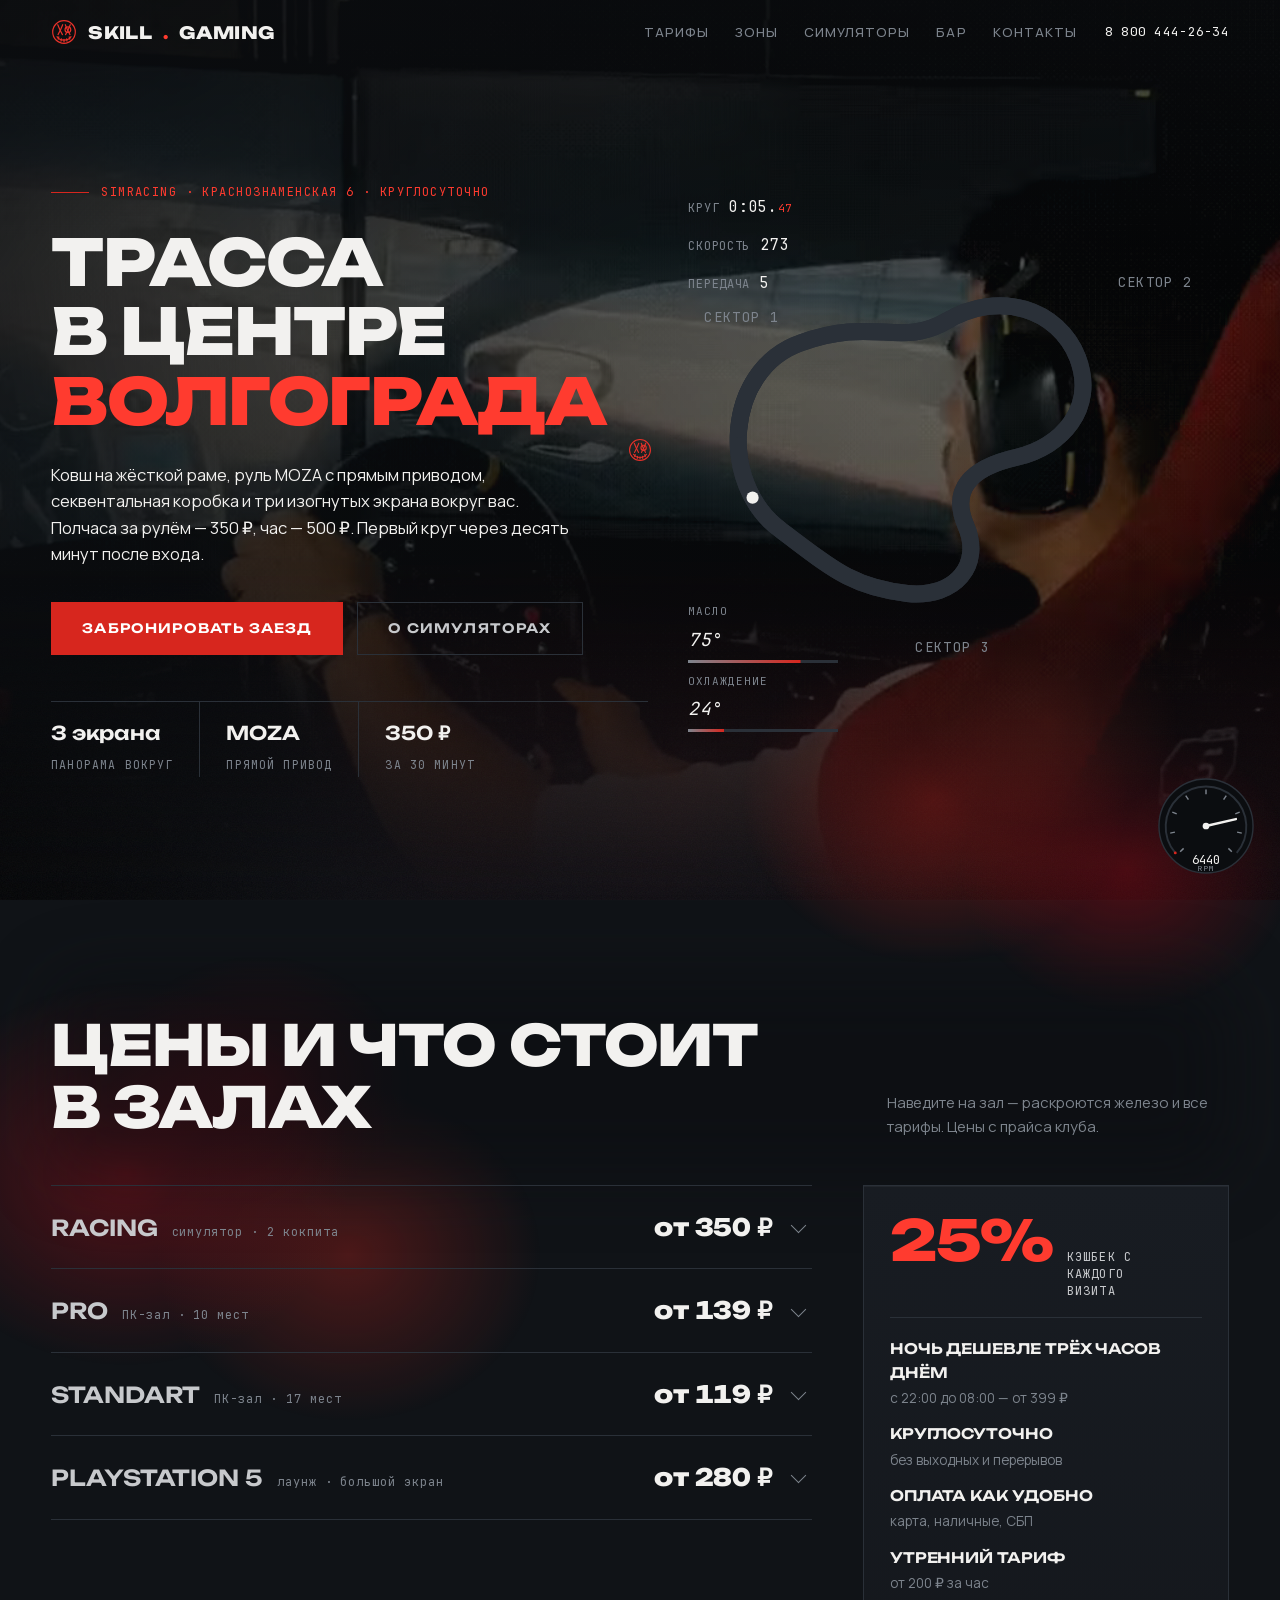
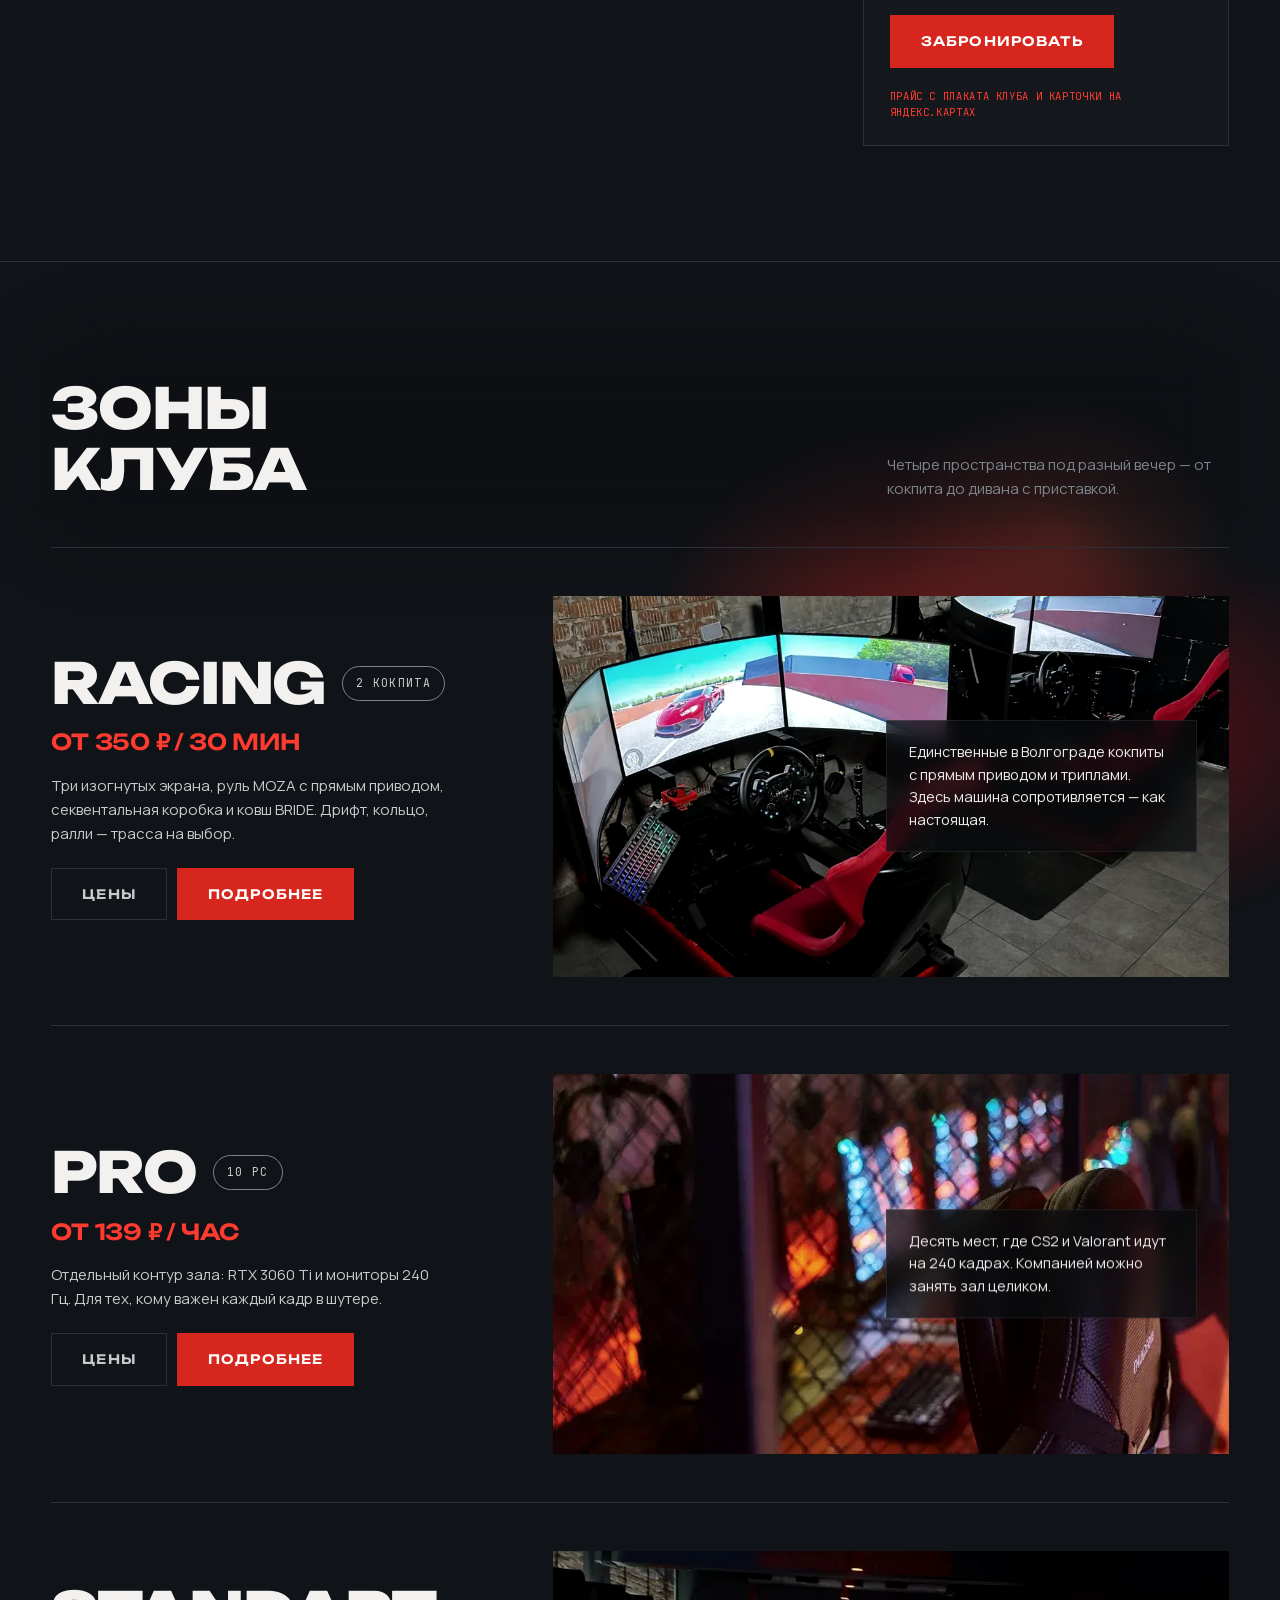
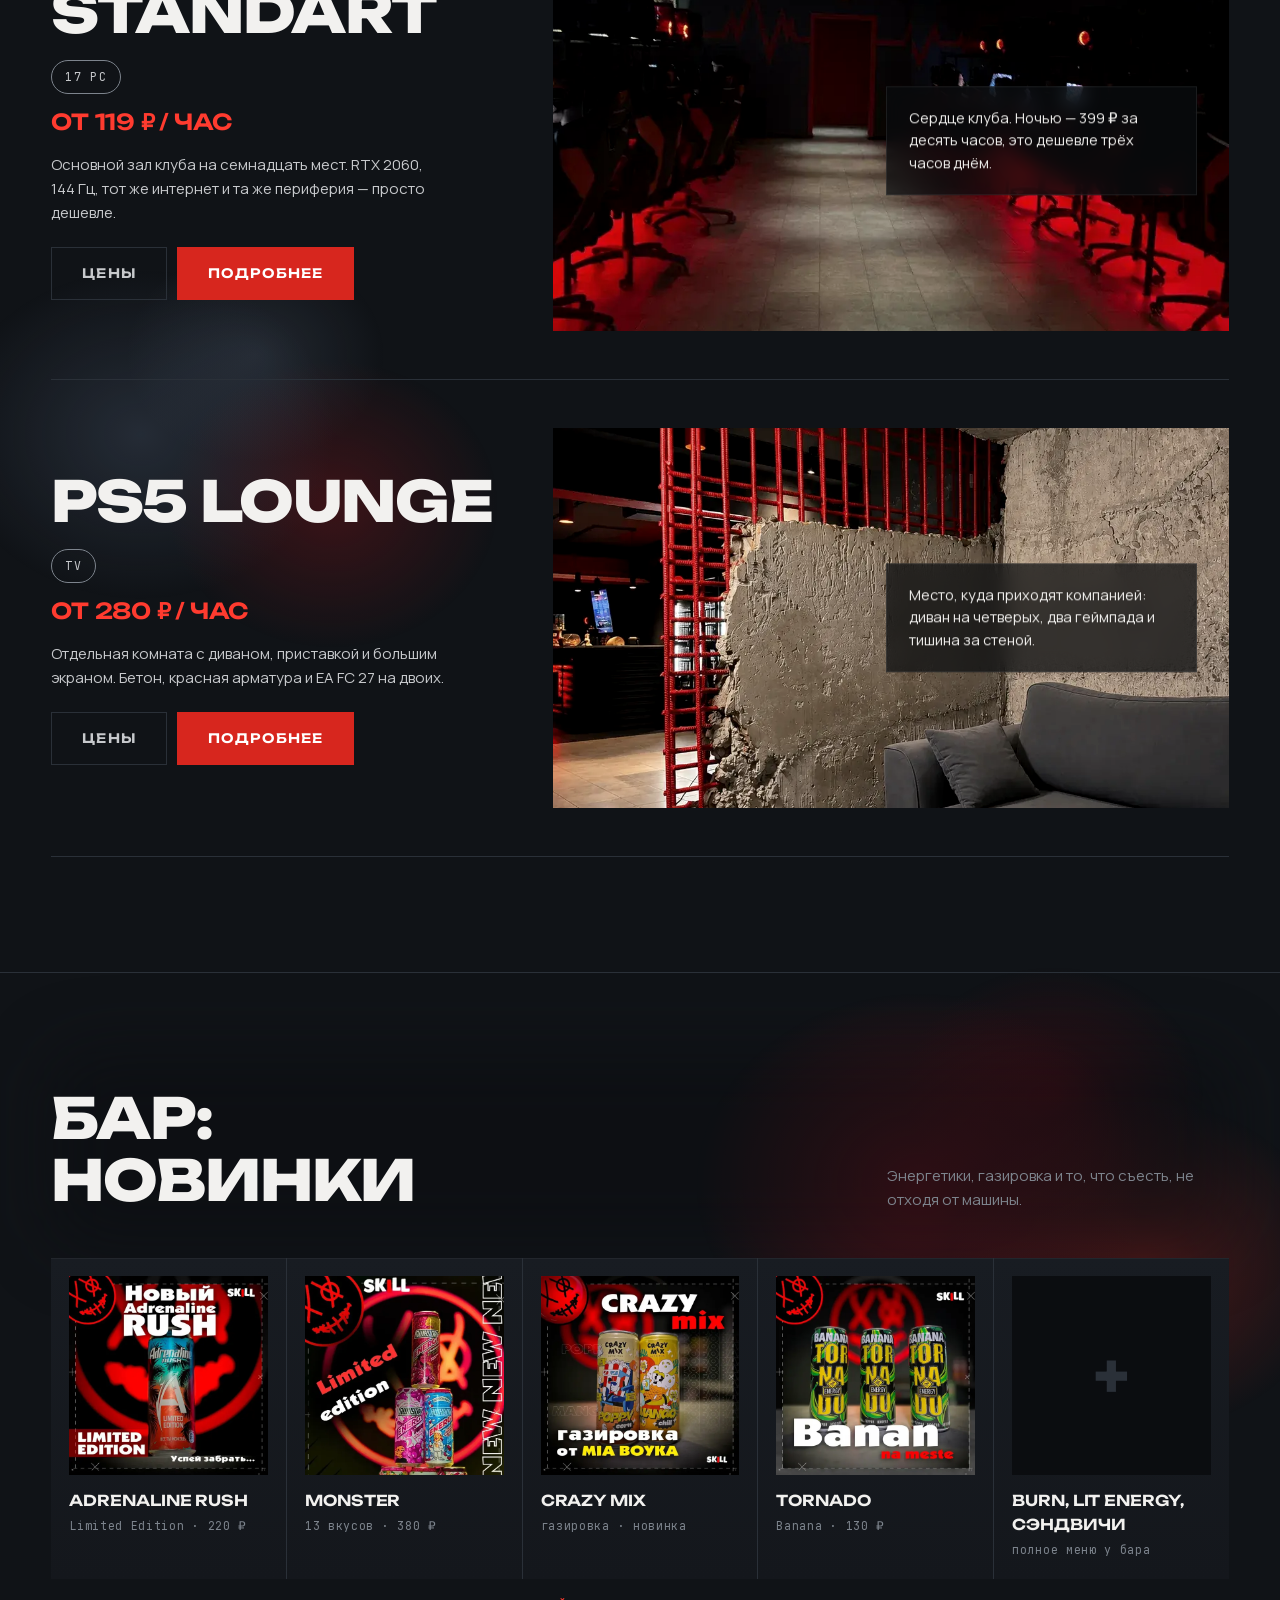
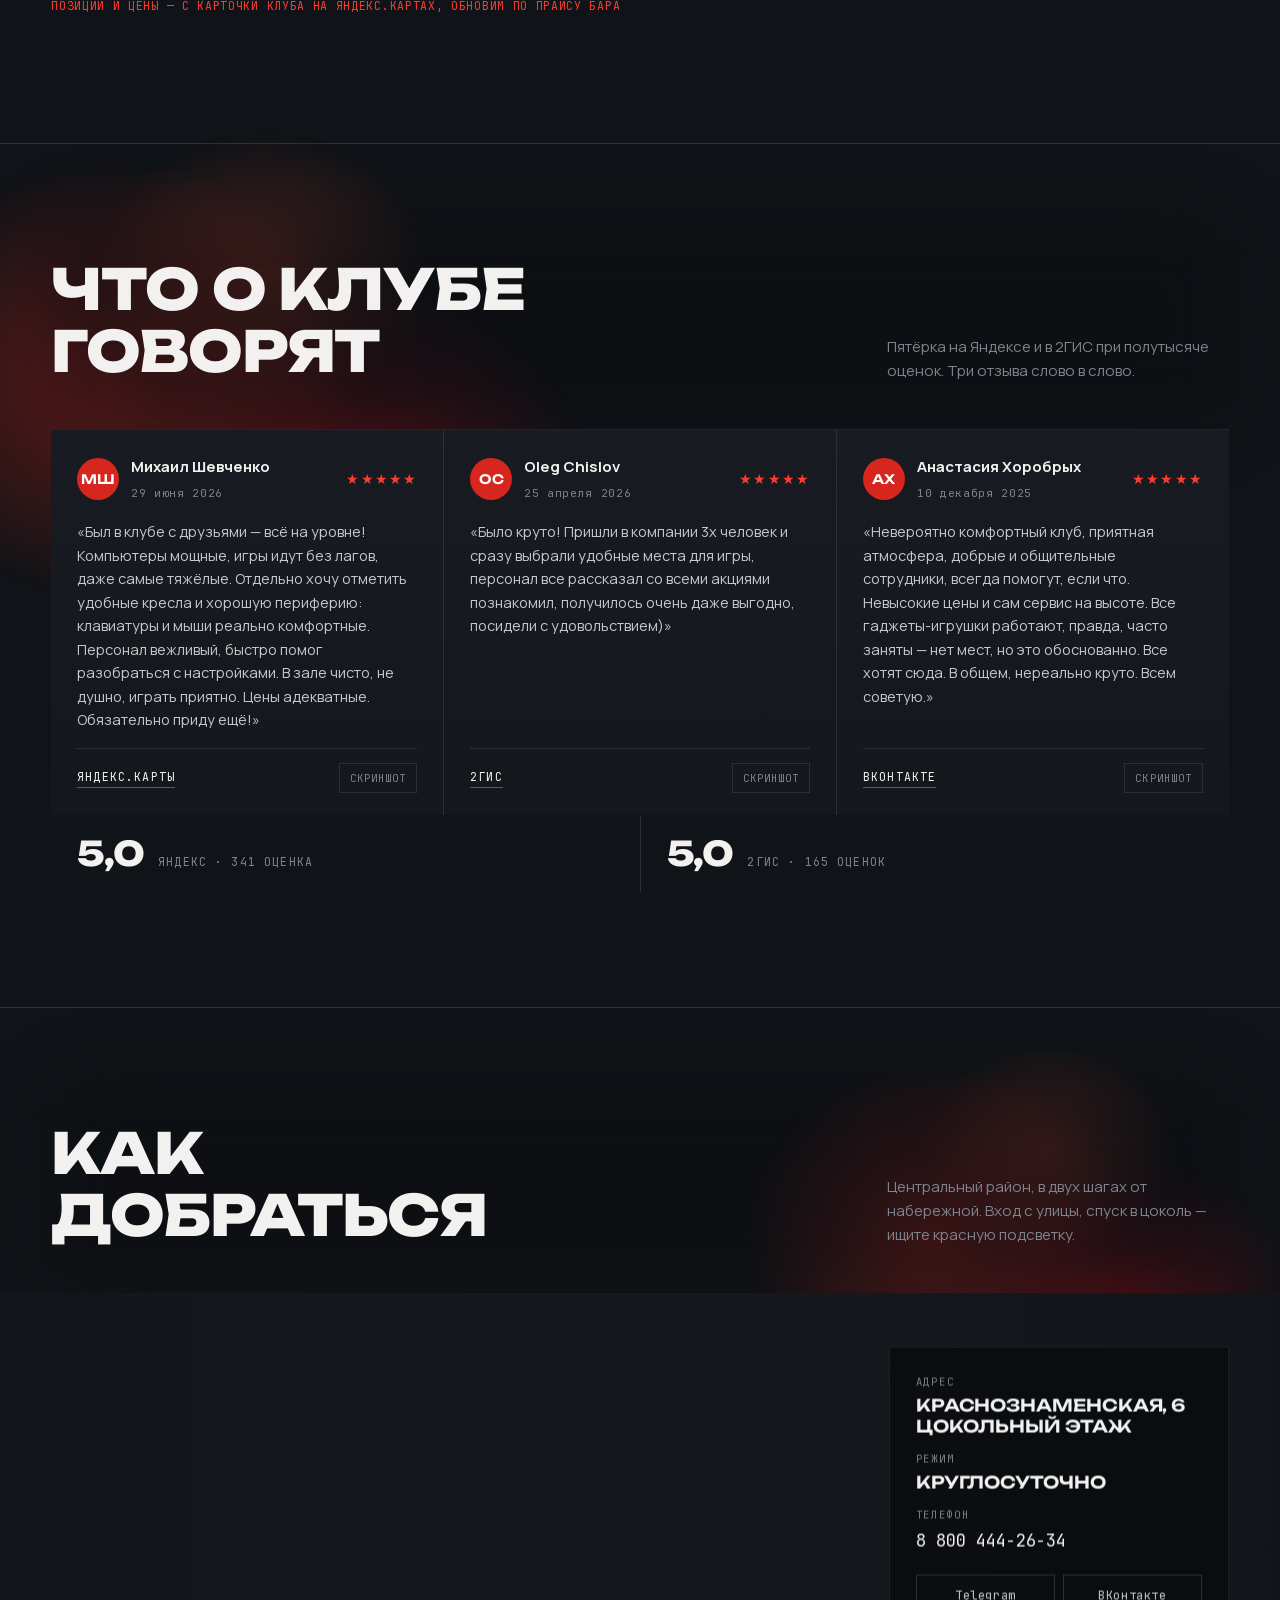
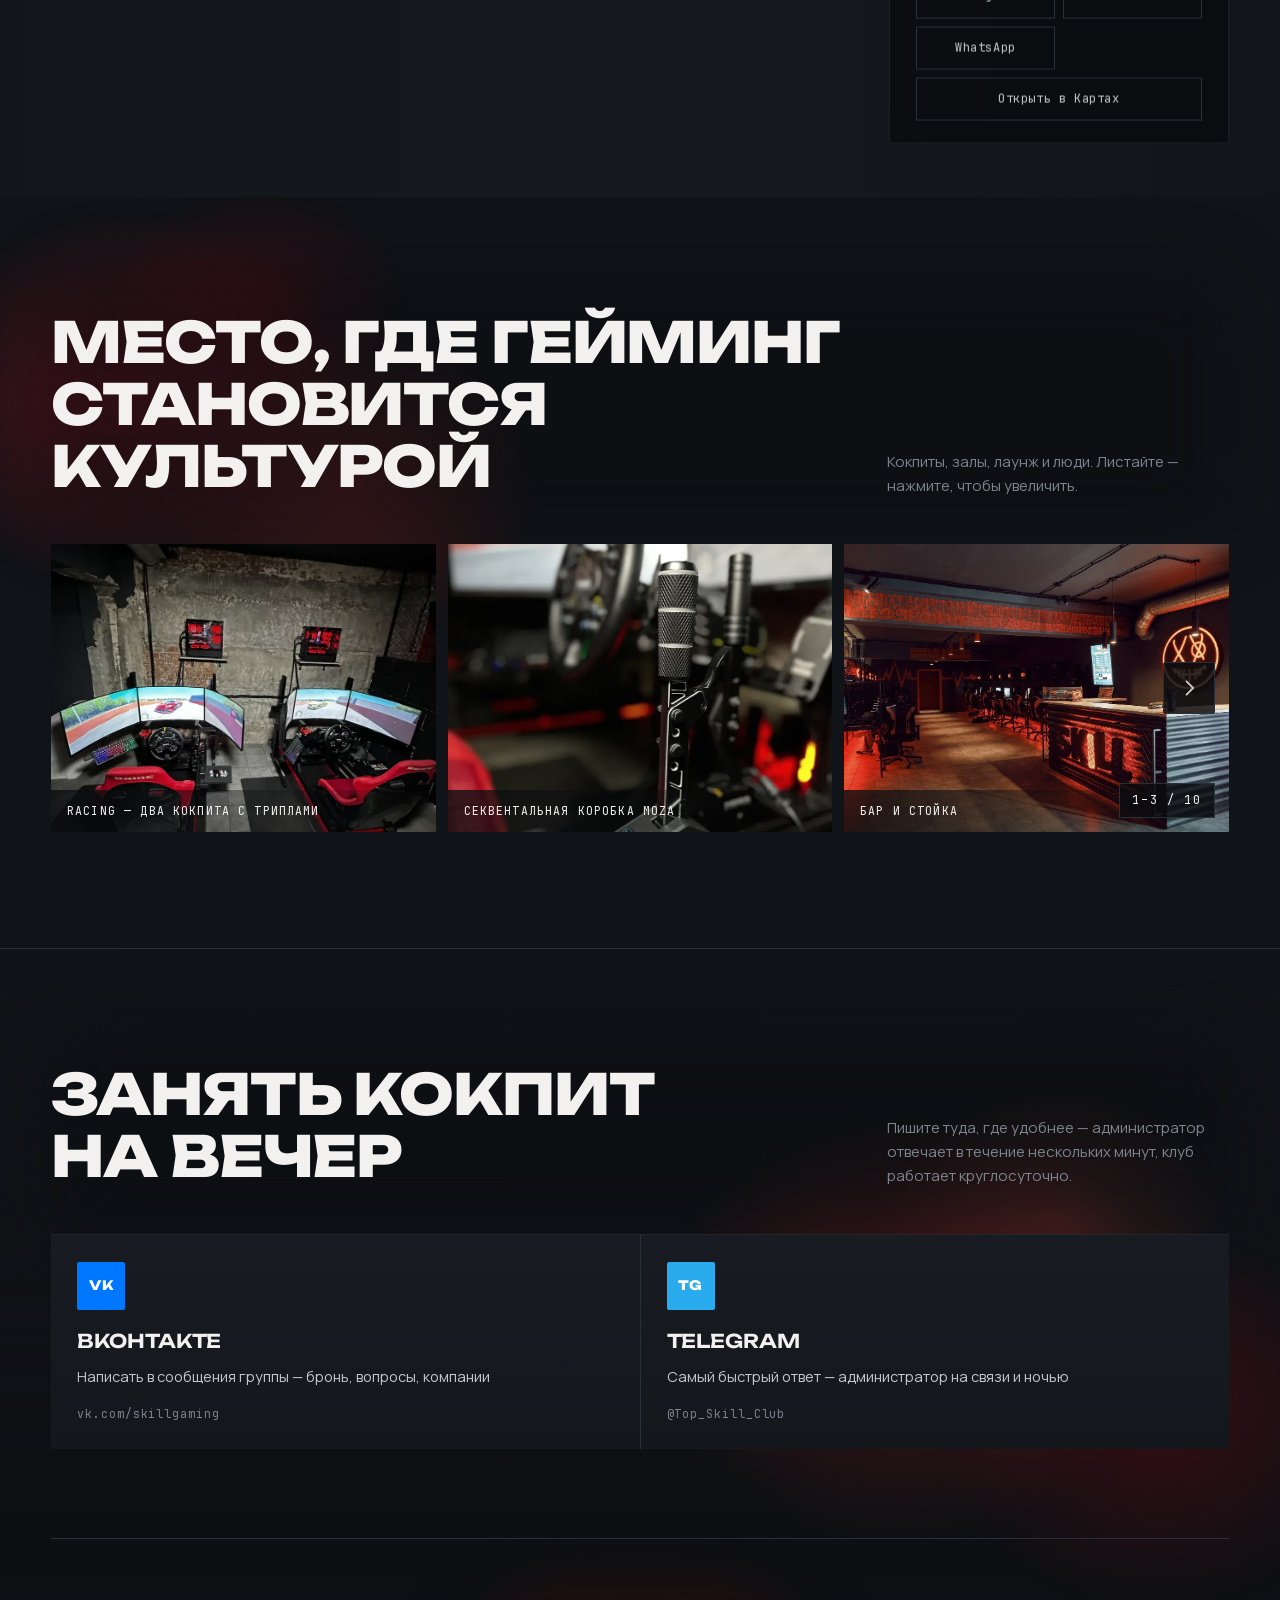
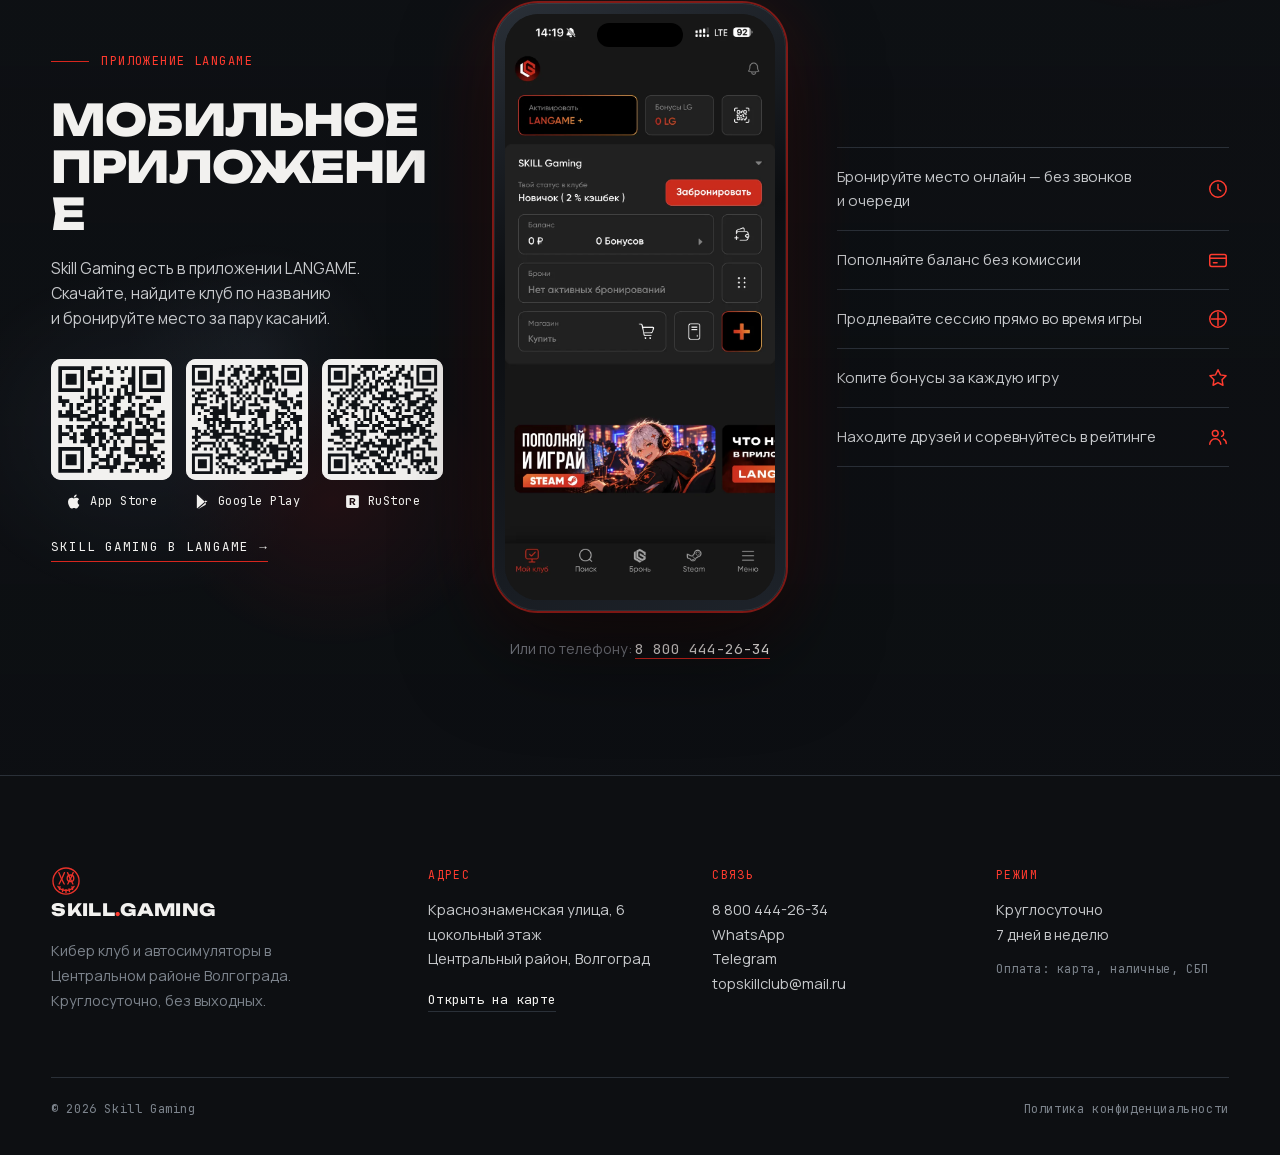
<file: index.html>
<!doctype html>
<html lang="ru">
<head>
<meta charset="utf-8">
<meta name="viewport" content="width=device-width, initial-scale=1">
<title>Компьютерный клуб и автосимуляторы в Волгограде — Skill Gaming</title>
<meta name="description" content="Компьютерный клуб в Центральном районе Волгограда: игровые ПК от 119 ₽/час, автосимулятор с рулём MOZA от 350 ₽, PlayStation 5. Краснознаменская, 6, круглосуточно.">
<meta name="theme-color" content="#101317">
<link rel="canonical" href="https://skillgaming.ru/">
<meta property="og:type" content="website">
<meta property="og:title" content="Skill Gaming — гоночные симуляторы в центре Волгограда">
<meta property="og:description" content="Руль MOZA, три экрана, секвентальная коробка. Заезд 30 минут — 350 ₽, час — 500 ₽. Круглосуточно, Краснознаменская, 6.">
<meta property="og:image" content="img/zone-racing.webp">
<meta property="og:locale" content="ru_RU">
<link rel="icon" type="image/svg+xml" href="img/mark.svg">
<link rel="icon" type="image/png" sizes="64x64" href="img/favicon-64.png">
<link rel="icon" type="image/png" sizes="32x32" href="img/favicon-32.png">
<link rel="apple-touch-icon" href="img/apple-touch-icon.png">
<script type="application/ld+json">
{
  "@context": "https://schema.org",
  "@type": "EntertainmentBusiness",
  "name": "Skill Gaming",
  "description": "Компьютерный клуб и гоночные симуляторы в центре Волгограда",
  "address": {
    "@type": "PostalAddress",
    "streetAddress": "Краснознаменская улица, 6, цокольный этаж",
    "addressLocality": "Волгоград",
    "addressRegion": "Волгоградская область",
    "addressCountry": "RU"
  },
  "geo": { "@type": "GeoCoordinates", "latitude": 48.702996, "longitude": 44.512491 },
  "telephone": "+7 800 444-26-34",
  "email": "topskillclub@mail.ru",
  "url": "https://skillgaming.ru/",
  "openingHoursSpecification": {
    "@type": "OpeningHoursSpecification",
    "dayOfWeek": ["Monday","Tuesday","Wednesday","Thursday","Friday","Saturday","Sunday"],
    "opens": "00:00", "closes": "23:59"
  },
  "priceRange": "119–800 ₽",
  "sameAs": ["https://vk.com/skillgaming", "https://t.me/Top_Skill_Club"],
  "makesOffer": [
    { "@type": "Offer", "name": "Гоночный симулятор, 1 час", "price": "500", "priceCurrency": "RUB" },
    { "@type": "Offer", "name": "Гоночный симулятор, 30 минут", "price": "350", "priceCurrency": "RUB" },
    { "@type": "Offer", "name": "ПК Standart, 1 час", "price": "119", "priceCurrency": "RUB" },
    { "@type": "Offer", "name": "ПК Pro, 1 час", "price": "139", "priceCurrency": "RUB" },
    { "@type": "Offer", "name": "PlayStation 5, 1 час", "price": "280", "priceCurrency": "RUB" }
  ]
}
</script>
<link rel="preload" as="image" href="video/poster.jpg">
  <link rel="dns-prefetch" href="https://yandex.ru">
  <link rel="dns-prefetch" href="https://maps.yastatic.net">
  <link rel="dns-prefetch" href="https://yastatic.net">
<link rel="stylesheet" href="css/site.css?v=35">
</head>
<body>
<div class="aurora" aria-hidden="true"><div class="au-p au-p3"><i class="au-f au-f3"></i></div><div class="au-p au-p2"><i class="au-f au-f2"></i></div><div class="au-p au-p1"><i class="au-f au-f1"></i></div><div class="au-p au-p4"><i class="au-shape"><i class="au-comet"></i></i></div></div>

<div id="lights" aria-hidden="true"><i></i><i></i><i></i><i></i><i></i></div>
<div class="cursor" id="cursor" aria-hidden="true"></div>

<header id="hdr">
  <a class="logo" href="index.html" aria-label="Skill Gaming — на главную"><img class="mark" src="img/mark.svg" alt="" width="26" height="26">Skill<s>.</s>Gaming</a>
  <nav>
    <div class="nav-inner">
      <a href="index.html#rates"><i>01</i><span>Тарифы</span></a>
      <a href="index.html#zones"><i>02</i><span>Зоны</span></a>
      <a href="simulators.html"><i>03</i><span>Симуляторы</span></a>
      <a href="index.html#bar"><i>04</i><span>Бар</span></a>
      <a href="index.html#contacts"><i>05</i><span>Контакты</span></a>
      <div class="nav-foot">
        <a class="nav-tel" href="tel:88004442634">8 800 444-26-34</a>
        <div class="nav-soc">
          <a href="https://wa.me/79377074555" target="_blank" rel="noopener">WhatsApp</a>
          <a href="https://t.me/Top_Skill_Club" target="_blank" rel="noopener">Telegram</a>
          <a href="https://yandex.ru/maps/org/skill_gaming/54139655484/" target="_blank" rel="noopener">Карты</a>
        </div>
        <p>Краснознаменская, 6 · цокольный этаж · круглосуточно</p>
      </div>
    </div>
  </nav>
  <button class="burger" id="burger" aria-label="Меню" aria-expanded="false"><i></i><i></i></button>
  <a class="tel" href="tel:88004442634">8 800 444-26-34</a>
</header>

<main class="z">
  <!-- ================= 01 · Первый экран: видео ================= -->
  <section class="hero hero-video" id="hero">
    <div class="hero-bg" aria-hidden="true">
      <video class="hero-vid" autoplay muted loop playsinline preload="metadata" poster="video/poster.jpg">
        <source src="video/hero-mobile.webm" type="video/webm" media="(max-width: 700px)">
        <source src="video/hero-mobile.mp4" type="video/mp4" media="(max-width: 700px)">
        <source src="video/hero.webm" type="video/webm">
        <source src="video/hero.mp4" type="video/mp4">
      </video>
      <div class="hero-tint"></div>
    </div>

    <div class="hero-copy">
      <div class="eyebrow">SimRacing · Краснознаменская 6 · круглосуточно</div>
      <h1>
        <span class="line"><i>Трасса</i></span>
        <span class="line"><i>в центре</i></span>
        <span class="line"><i><em>Волгограда</em></i></span>
      </h1>
      <p class="lead">Ковш на жёсткой раме, руль MOZA с прямым приводом, секвентальная коробка и три изогнутых экрана вокруг вас. Полчаса за рулём — 350 ₽, час — 500 ₽. Первый круг через десять минут после входа.</p>
      <div class="cta">
        <a class="btn" href="#booking"><span>Забронировать заезд</span></a>
        <a class="btn ghost" href="simulators.html"><span>О симуляторах</span></a>
      </div>
      <div class="specs">
        <div><b>3 экрана</b><span>панорама вокруг</span></div>
        <div><b>MOZA</b><span>прямой привод</span></div>
        <div><b>350 ₽</b><span>за 30 минут</span></div>
      </div>
    </div>

    <div class="scene">
      <div class="hud">
        <div>Круг <b id="lap" class="lap">1:38.<small>42</small></b></div>
        <div>Скорость <b id="spd">214</b></div>
        <div>Передача <b id="gear">5</b></div>
      </div>

      <div class="temps" aria-label="Температуры">
        <div class="temp">
          <span>Масло</span>
          <b><i id="tOil">87</i>°</b>
          <div class="temp-bar"><i id="tOilBar"></i></div>
        </div>
        <div class="temp">
          <span>Охлаждение</span>
          <b><i id="tCool">92</i>°</b>
          <div class="temp-bar"><i id="tCoolBar"></i></div>
        </div>
      </div>

      <svg viewBox="0 0 400 400" aria-label="Схема трассы">
        <g transform="translate(-14,-30) scale(.9)">
        <path id="track" class="track-bed"
          d="M92 300 C 40 262, 46 168, 108 146 C 168 124, 190 150, 228 128
             C 272 102, 320 118, 336 158 C 352 200, 322 232, 286 240
             C 246 249, 232 268, 244 296 C 258 328, 236 356, 196 352
             C 150 347, 132 330, 92 300 Z"/>
        <use href="#track" class="track-line"/>
        <use href="#track" class="track-live" id="live"/>
        <circle class="car" id="car" r="5" cx="92" cy="300"/>
        </g>
        <text class="sector" x="12" y="86" text-anchor="start">СЕКТОР 1</text>
        <text class="sector" x="318" y="60" text-anchor="start">СЕКТОР 2</text>
        <text class="sector" x="196" y="330" text-anchor="middle">СЕКТОР 3</text>
      </svg>

      <svg class="rpm" viewBox="0 0 100 100" aria-label="Тахометр">
        <circle class="rpm-bg" cx="50" cy="50" r="49"/>
        <path class="rpm-arc" d="M18 78 A 42 42 0 1 1 82 78"/>
        <path class="rpm-fill" id="rpmfill" d="M18 78 A 42 42 0 1 1 82 78" stroke-dasharray="0 400"/>
        <g id="ticks"></g>
        <line class="rpm-needle" id="needle" x1="50" y1="50" x2="50" y2="18"/>
        <circle cx="50" cy="50" r="3.5" fill="var(--white)"/>
        <text class="rpm-val" x="50" y="90" id="rpmval">900</text>
        <text class="rpm-lbl" x="50" y="97">RPM</text>
        <text class="rpm-hint" x="50" y="66">НАВЕРХ</text>
      </svg>
    </div>
  </section>

  <!-- ================= 02 · Тарифы + характеристики ================= -->
  <section class="rates-x" id="rates">
    <div class="sec-top">
      <h2>Цены и что стоит<br>в залах</h2>
      <p>Наведите на зал — раскроются железо и все тарифы. Цены с прайса клуба.</p>
    </div>

    <div class="rx-grid">
      <div class="rx pz">
        <div class="pz-row rx-row">
          <button class="pz-head" type="button" aria-expanded="false">
            <b>Racing</b><em>симулятор · 2 кокпита</em><i>от 350 ₽</i>
          </button>
          <div class="pz-body"><div class="rx-body">
            <div class="rx-col">
              <h4>Что стоит</h4>
              <ul class="dashed">
                <li>Руль MOZA с прямым приводом</li>
                <li>Три изогнутых экрана GIGABYTE</li>
                <li>Секвентальная коробка и ручник MOZA</li>
                <li>Ковш BRIDE на жёсткой раме</li>
                <li>Ryzen 7 7700 · RTX 4080</li>
              </ul>
            </div>
            <div class="rx-col">
              <h4>Тарифы</h4>
              <ul class="rx-prices">
                <li><span>30 минут</span><b>350 ₽</b></li>
                <li><span>1 час</span><b>500 ₽</b></li>
              </ul>
            </div>
          </div></div>
        </div>

        <div class="pz-row rx-row">
          <button class="pz-head" type="button" aria-expanded="false">
            <b>Pro</b><em>ПК-зал · 10 мест</em><i>от 139 ₽</i>
          </button>
          <div class="pz-body"><div class="rx-body">
            <div class="rx-col">
              <h4>Что стоит</h4>
              <ul class="dashed">
                <li>Intel Core i7-9700K</li>
                <li>GeForce RTX 3060 Ti</li>
                <li>16 ГБ оперативной памяти</li>
                <li>Монитор Acer 27" · 240 Гц</li>
                <li>Интернет от 100 Мбит/с</li>
              </ul>
            </div>
            <div class="rx-col">
              <h4>Тарифы</h4>
              <ul class="rx-prices">
                <li><span>1 час</span><b>139 ₽</b></li>
                <li><span>3 часа</span><b>340 ₽</b></li>
                <li><span>5 часов</span><b>490 ₽</b></li>
                <li><span>Утро</span><b>250 ₽</b></li>
                <li><span>Ночь 22:00–08:00</span><b>459 ₽</b></li>
                <li><span>Ночь в выходные</span><b>499 ₽</b></li>
              </ul>
            </div>
          </div></div>
        </div>

        <div class="pz-row rx-row">
          <button class="pz-head" type="button" aria-expanded="false">
            <b>Standart</b><em>ПК-зал · 17 мест</em><i>от 119 ₽</i>
          </button>
          <div class="pz-body"><div class="rx-body">
            <div class="rx-col">
              <h4>Что стоит</h4>
              <ul class="dashed">
                <li>Intel Core i7-8700K</li>
                <li>GeForce RTX 2060</li>
                <li>16 ГБ оперативной памяти</li>
                <li>Монитор Acer 27" · 144 Гц</li>
                <li>Интернет от 100 Мбит/с</li>
              </ul>
            </div>
            <div class="rx-col">
              <h4>Тарифы</h4>
              <ul class="rx-prices">
                <li><span>1 час</span><b>119 ₽</b></li>
                <li><span>3 часа</span><b>280 ₽</b></li>
                <li><span>5 часов</span><b>420 ₽</b></li>
                <li><span>Утро</span><b>200 ₽</b></li>
                <li><span>Ночь 22:00–08:00</span><b>399 ₽</b></li>
                <li><span>Ночь в выходные</span><b>459 ₽</b></li>
              </ul>
            </div>
          </div></div>
        </div>

        <div class="pz-row rx-row">
          <button class="pz-head" type="button" aria-expanded="false">
            <b>PlayStation 5</b><em>лаунж · большой экран</em><i>от 280 ₽</i>
          </button>
          <div class="pz-body"><div class="rx-body">
            <div class="rx-col">
              <h4>Что стоит</h4>
              <ul class="dashed">
                <li>PlayStation 5 и два геймпада DualSense</li>
                <li>Телевизор на стене, диван на компанию</li>
                <li>Отдельная комната за красной арматурой</li>
                <li>EA FC 27 и библиотека игр</li>
              </ul>
            </div>
            <div class="rx-col">
              <h4>Тарифы</h4>
              <ul class="rx-prices">
                <li><span>1 час</span><b>280 ₽</b></li>
                <li><span>3 часа</span><b>600 ₽</b></li>
                <li><span>Ночь</span><b>800 ₽</b></li>
              </ul>
            </div>
          </div></div>
        </div>
      </div>

      <aside class="rx-side">
        <div class="rx-cash"><b>25%</b><span>кэшбек с каждого визита</span></div>
        <ul class="rx-facts">
          <li><b>Ночь дешевле трёх часов днём</b><span>с 22:00 до 08:00 — от 399 ₽</span></li>
          <li><b>Круглосуточно</b><span>без выходных и перерывов</span></li>
          <li><b>Оплата как удобно</b><span>карта, наличные, СБП</span></li>
          <li><b>Утренний тариф</b><span>от 200 ₽ за час</span></li>
        </ul>
        <a class="btn" href="#booking"><span>Забронировать</span></a>
        <p class="disclaimer">Прайс с плаката клуба и карточки на Яндекс.Картах</p>
      </aside>
    </div>
  
    <!-- МОБИЛЬНАЯ ВЕРСИЯ БЛОКА ЦЕН: «прайс-лист одним листом» (показывается только на телефоне, ≤700px).
         На компьютере остаётся блок .rx-grid выше — с раскрытием по наведению. -->
    <div class="rxm">
      <p class="rxm-lead">Все залы и тарифы на одном листе. Цены с&nbsp;прайса клуба.</p>

      <div class="rxm-cash" role="note"><b>25%</b><span>кэшбек<br>с каждого визита</span></div>

      <div class="rxm-board" role="navigation" aria-label="Залы и цены от">
        <a href="#rxm-racing"><span class="rxm-n"><i>01</i>Racing</span><span class="rxm-p"><small>от</small>350<span class="rxm-rub">₽</span></span></a>
        <a href="#rxm-pro"><span class="rxm-n"><i>02</i>Pro</span><span class="rxm-p"><small>от</small>139<span class="rxm-rub">₽</span></span></a>
        <a href="#rxm-standart"><span class="rxm-n"><i>03</i>Standart</span><span class="rxm-p"><small>от</small>119<span class="rxm-rub">₽</span></span></a>
        <a href="#rxm-ps5"><span class="rxm-n"><i>04</i>PS5</span><span class="rxm-p"><small>от</small>280<span class="rxm-rub">₽</span></span></a>
      </div>

      <div class="rxm-halls">
        <article class="rxm-hall" id="rxm-racing">
          <h3 class="rxm-h"><button class="rxm-head" type="button" aria-expanded="false" aria-controls="rxm-racing-b">
            <span class="rxm-no">01</span>
            <span class="rxm-hh"><span class="rxm-name">Racing</span><span class="rxm-from"><small>от</small>350<span class="rxm-rub">₽</span></span></span>
            <span class="rxm-sub">Симулятор · 2 кокпита</span>
            <i class="rxm-chev" aria-hidden="true"></i>
          </button></h3>
          <div class="rxm-body" id="rxm-racing-b"><div>
              <ul class="rxm-menu">
                <li><span class="rxm-t">30 минут</span><i class="rxm-ld"></i><b>350<span class="rxm-rub">₽</span></b></li>
                <li><span class="rxm-t">1 час</span><i class="rxm-ld"></i><b>500<span class="rxm-rub">₽</span></b></li>
              </ul>
              <p class="rxm-kit"><span class="rxm-k">Железо</span><em>Руль MOZA с прямым приводом</em><span class="rxm-s">&nbsp;/ </span>три изогнутых экрана&nbsp;GIGABYTE<span class="rxm-s">&nbsp;/ </span>секвентальная коробка и ручник&nbsp;MOZA<span class="rxm-s">&nbsp;/ </span>ковш BRIDE на жёсткой раме<span class="rxm-s">&nbsp;/ </span>Ryzen&nbsp;7&nbsp;7700 · <em>RTX&nbsp;4080</em></p>
          </div></div>
        </article>

        <article class="rxm-hall" id="rxm-pro">
          <h3 class="rxm-h"><button class="rxm-head" type="button" aria-expanded="false" aria-controls="rxm-pro-b">
            <span class="rxm-no">02</span>
            <span class="rxm-hh"><span class="rxm-name">Pro</span><span class="rxm-from"><small>от</small>139<span class="rxm-rub">₽</span></span></span>
            <span class="rxm-sub">ПК-зал · 10 мест</span>
            <i class="rxm-chev" aria-hidden="true"></i>
          </button></h3>
          <div class="rxm-body" id="rxm-pro-b"><div>
              <ul class="rxm-menu">
                <li><span class="rxm-t">1 час</span><i class="rxm-ld"></i><b>139<span class="rxm-rub">₽</span></b></li>
                <li><span class="rxm-t">3 часа</span><i class="rxm-ld"></i><b>340<span class="rxm-rub">₽</span></b></li>
                <li><span class="rxm-t">5 часов</span><i class="rxm-ld"></i><b>490<span class="rxm-rub">₽</span></b></li>
                <li><span class="rxm-t">Утро</span><i class="rxm-ld"></i><b>250<span class="rxm-rub">₽</span></b></li>
                <li><span class="rxm-t">Ночь<small>22:00–08:00</small></span><i class="rxm-ld"></i><b>459<span class="rxm-rub">₽</span></b></li>
                <li><span class="rxm-t">Ночь в выходные</span><i class="rxm-ld"></i><b>499<span class="rxm-rub">₽</span></b></li>
              </ul>
              <p class="rxm-kit"><span class="rxm-k">Железо</span>Intel Core i7-9700K<span class="rxm-s">&nbsp;/ </span><em>GeForce RTX&nbsp;3060&nbsp;Ti</em><span class="rxm-s">&nbsp;/ </span>16&nbsp;ГБ оперативной памяти<span class="rxm-s">&nbsp;/ </span>монитор Acer 27"&nbsp;·&nbsp;<em>240&nbsp;Гц</em><span class="rxm-s">&nbsp;/ </span>интернет от 100&nbsp;Мбит/с</p>
          </div></div>
        </article>

        <article class="rxm-hall" id="rxm-standart">
          <h3 class="rxm-h"><button class="rxm-head" type="button" aria-expanded="false" aria-controls="rxm-standart-b">
            <span class="rxm-no">03</span>
            <span class="rxm-hh"><span class="rxm-name">Standart</span><span class="rxm-from"><small>от</small>119<span class="rxm-rub">₽</span></span></span>
            <span class="rxm-sub">ПК-зал · 17 мест</span>
            <i class="rxm-chev" aria-hidden="true"></i>
          </button></h3>
          <div class="rxm-body" id="rxm-standart-b"><div>
              <ul class="rxm-menu">
                <li><span class="rxm-t">1 час</span><i class="rxm-ld"></i><b>119<span class="rxm-rub">₽</span></b></li>
                <li><span class="rxm-t">3 часа</span><i class="rxm-ld"></i><b>280<span class="rxm-rub">₽</span></b></li>
                <li><span class="rxm-t">5 часов</span><i class="rxm-ld"></i><b>420<span class="rxm-rub">₽</span></b></li>
                <li><span class="rxm-t">Утро</span><i class="rxm-ld"></i><b>200<span class="rxm-rub">₽</span></b></li>
                <li><span class="rxm-t">Ночь<small>22:00–08:00</small></span><i class="rxm-ld"></i><b>399<span class="rxm-rub">₽</span></b></li>
                <li><span class="rxm-t">Ночь в выходные</span><i class="rxm-ld"></i><b>459<span class="rxm-rub">₽</span></b></li>
              </ul>
              <p class="rxm-kit"><span class="rxm-k">Железо</span>Intel Core i7-8700K<span class="rxm-s">&nbsp;/ </span><em>GeForce RTX&nbsp;2060</em><span class="rxm-s">&nbsp;/ </span>16&nbsp;ГБ оперативной памяти<span class="rxm-s">&nbsp;/ </span>монитор Acer 27"&nbsp;·&nbsp;<em>144&nbsp;Гц</em><span class="rxm-s">&nbsp;/ </span>интернет от 100&nbsp;Мбит/с</p>
          </div></div>
        </article>

        <article class="rxm-hall" id="rxm-ps5">
          <h3 class="rxm-h"><button class="rxm-head" type="button" aria-expanded="false" aria-controls="rxm-ps5-b">
            <span class="rxm-no">04</span>
            <span class="rxm-hh"><span class="rxm-name">PlayStation 5</span><span class="rxm-from"><small>от</small>280<span class="rxm-rub">₽</span></span></span>
            <span class="rxm-sub">Лаунж · большой экран</span>
            <i class="rxm-chev" aria-hidden="true"></i>
          </button></h3>
          <div class="rxm-body" id="rxm-ps5-b"><div>
              <ul class="rxm-menu">
                <li><span class="rxm-t">1 час</span><i class="rxm-ld"></i><b>280<span class="rxm-rub">₽</span></b></li>
                <li><span class="rxm-t">3 часа</span><i class="rxm-ld"></i><b>600<span class="rxm-rub">₽</span></b></li>
                <li><span class="rxm-t">Ночь</span><i class="rxm-ld"></i><b>800<span class="rxm-rub">₽</span></b></li>
              </ul>
              <p class="rxm-kit"><span class="rxm-k">Что внутри</span><em>PlayStation 5 и два геймпада&nbsp;DualSense</em><span class="rxm-s">&nbsp;/ </span>телевизор на стене, диван на компанию<span class="rxm-s">&nbsp;/ </span>отдельная комната за красной арматурой<span class="rxm-s">&nbsp;/ </span>EA&nbsp;FC&nbsp;27 и библиотека игр</p>
          </div></div>
        </article>
      </div>

      <div class="rxm-terms">
        <div><span class="rxm-l">Ночь 22:00–08:00</span><span class="rxm-v"><small>от</small>399<span class="rxm-rub">₽</span></span><p>Ночь дешевле трёх часов днём</p></div>
        <div><span class="rxm-l">Утренний тариф</span><span class="rxm-v"><small>от</small>200<span class="rxm-rub">₽</span></span><p>за час</p></div>
        <div><span class="rxm-l">Круглосуточно</span><span class="rxm-v">24/7</span><p>без выходных и перерывов</p></div>
        <div><span class="rxm-l">Оплата как удобно</span><span class="rxm-v">3 способа</span><p>карта, наличные, СБП</p></div>
      </div>

      <a class="rxm-btn" href="#booking"><span>Забронировать</span>
        <svg viewBox="0 0 22 12" fill="none" stroke="currentColor" stroke-width="1.6" aria-hidden="true"><path d="M0 6h20M15 1l5 5-5 5"/></svg>
      </a>
      <p class="rxm-note">Прайс с плаката клуба и карточки на Яндекс.Картах</p>
    </div>
  </section>

  <!-- ================= 03 · Зоны ================= -->
  <section class="zones-m" id="zones">
    <div class="sec-top">
      <h2>Зоны<br>клуба</h2>
      <p>Четыре пространства под разный вечер — от кокпита до дивана с приставкой.</p>
    </div>

    <div class="zm-wrap">
      <div class="zm-list">
        <article class="zm">
          <div class="zm-info">
            <div class="zm-title"><h3>Racing</h3><span class="zm-badge">2 кокпита</span></div>
            <div class="zm-price">от 350 ₽ / 30 мин</div>
            <p class="zm-text">Три изогнутых экрана, руль MOZA с прямым приводом, секвентальная коробка и ковш BRIDE. Дрифт, кольцо, ралли — трасса на выбор.</p>
            <div class="zm-btns">
              <a class="btn ghost" href="#rates"><span>Цены</span></a>
              <a class="btn" href="simulators.html"><span>Подробнее</span></a>
            </div>
          </div>
          <div class="zm-photo">
            <img src="img/zone-racing.webp" alt="Два гоночных кокпита Skill Racing с тремя изогнутыми экранами" loading="lazy">
            <div class="zm-card">Единственные в Волгограде кокпиты с прямым приводом и триплами. Здесь машина сопротивляется — как настоящая.</div>
          </div>
        </article>

        <article class="zm">
          <div class="zm-info">
            <div class="zm-title"><h3>Pro</h3><span class="zm-badge">10 PC</span></div>
            <div class="zm-price">от 139 ₽ / час</div>
            <p class="zm-text">Отдельный контур зала: RTX 3060 Ti и мониторы 240 Гц. Для тех, кому важен каждый кадр в шутере.</p>
            <div class="zm-btns">
              <a class="btn ghost" href="#rates"><span>Цены</span></a>
              <a class="btn" href="pc.html"><span>Подробнее</span></a>
            </div>
          </div>
          <div class="zm-photo">
            <img src="img/zone-pro.webp" alt="Pro-зал: ряды игровых мест с подсветкой" loading="lazy">
            <div class="zm-card">Десять мест, где CS2 и Valorant идут на 240 кадрах. Компанией можно занять зал целиком.</div>
          </div>
        </article>

        <article class="zm">
          <div class="zm-info">
            <div class="zm-title"><h3>Standart</h3><span class="zm-badge">17 PC</span></div>
            <div class="zm-price">от 119 ₽ / час</div>
            <p class="zm-text">Основной зал клуба на семнадцать мест. RTX 2060, 144 Гц, тот же интернет и та же периферия — просто дешевле.</p>
            <div class="zm-btns">
              <a class="btn ghost" href="#rates"><span>Цены</span></a>
              <a class="btn" href="pc.html"><span>Подробнее</span></a>
            </div>
          </div>
          <div class="zm-photo">
            <img src="img/zone-standart.webp" alt="Основной зал Skill Gaming" loading="lazy">
            <div class="zm-card">Сердце клуба. Ночью — 399 ₽ за десять часов, это дешевле трёх часов днём.</div>
          </div>
        </article>

        <article class="zm">
          <div class="zm-info">
            <div class="zm-title"><h3>PS5 Lounge</h3><span class="zm-badge">TV</span></div>
            <div class="zm-price">от 280 ₽ / час</div>
            <p class="zm-text">Отдельная комната с диваном, приставкой и большим экраном. Бетон, красная арматура и EA FC 27 на двоих.</p>
            <div class="zm-btns">
              <a class="btn ghost" href="#rates"><span>Цены</span></a>
              <a class="btn" href="pc.html#ps5"><span>Подробнее</span></a>
            </div>
          </div>
          <div class="zm-photo">
            <img src="img/zone-ps5.webp" alt="PS5-лаунж: диван, геймпады, бетонные стены и красная арматура" loading="lazy">
            <div class="zm-card">Место, куда приходят компанией: диван на четверых, два геймпада и тишина за стеной.</div>
          </div>
        </article>
      </div>

      <button class="zm-arrow" type="button" data-dir="-1" aria-label="Предыдущая зона">
        <svg viewBox="0 0 24 24" aria-hidden="true"><path d="M15 4 L7 12 L15 20"/></svg>
      </button>
      <button class="zm-arrow" type="button" data-dir="1" aria-label="Следующая зона">
        <svg viewBox="0 0 24 24" aria-hidden="true"><path d="M9 4 L17 12 L9 20"/></svg>
      </button>
    </div>
    <div class="zm-dots" role="tablist" aria-label="Зоны"></div>
  </section>

  <!-- ================= 04 · Бар ================= -->
  <section class="bar" id="bar">
    <div class="sec-top">
      <h2>Бар:<br>новинки</h2>
      <p>Энергетики, газировка и то, что съесть, не отходя от машины.</p>
    </div>
    <div class="bar-grid">
      <article class="bar-item">
        <div class="bar-ph"><img src="img/bar-1.webp" alt="Adrenaline Rush Limited Edition" loading="lazy"></div>
        <div class="bar-name">Adrenaline Rush</div>
        <div class="bar-sub">Limited Edition · 220 ₽</div>
      </article>
      <article class="bar-item">
        <div class="bar-ph"><img src="img/bar-3.webp" alt="Лимитированные энергетики" loading="lazy"></div>
        <div class="bar-name">Monster</div>
        <div class="bar-sub">13 вкусов · 380 ₽</div>
      </article>
      <article class="bar-item">
        <div class="bar-ph"><img src="img/bar-2.webp" alt="Газировка Crazy Mix" loading="lazy"></div>
        <div class="bar-name">Crazy Mix</div>
        <div class="bar-sub">газировка · новинка</div>
      </article>
      <article class="bar-item">
        <div class="bar-ph"><img src="img/bar-4.webp" alt="Tornado Banana" loading="lazy"></div>
        <div class="bar-name">Tornado</div>
        <div class="bar-sub">Banana · 130 ₽</div>
      </article>
      <article class="bar-item bar-more">
        <div class="bar-ph"><span>+</span></div>
        <div class="bar-name">Burn, Lit Energy, сэндвичи</div>
        <div class="bar-sub">полное меню у бара</div>
      </article>
    </div>
    <p class="disclaimer">Позиции и цены — с карточки клуба на Яндекс.Картах, обновим по прайсу бара</p>
  </section>

  <!-- ================= 05 · Отзывы ================= -->
  <section class="reviews-m" id="reviews">
    <div class="sec-top">
      <h2>Что о клубе<br>говорят</h2>
      <p>Пятёрка на Яндексе и в 2ГИС при полутысяче оценок. Три отзыва слово в слово.</p>
    </div>
    <div class="rv-grid">
      <figure class="rv">
        <div class="rv-top">
          <div class="rv-av">МШ</div>
          <div><b>Михаил Шевченко</b><span>29 июня 2026</span></div>
          <div class="rv-stars" aria-label="5 из 5">★★★★★</div>
        </div>
        <blockquote>Был в клубе с друзьями — всё на уровне! Компьютеры мощные, игры идут без лагов, даже самые тяжёлые. Отдельно хочу отметить удобные кресла и хорошую периферию: клавиатуры и мыши реально комфортные. Персонал вежливый, быстро помог разобраться с настройками. В зале чисто, не душно, играть приятно. Цены адекватные. Обязательно приду ещё!</blockquote>
        <figcaption>
          <a href="https://yandex.ru/maps/org/skill_gaming/54139655484/reviews/" target="_blank" rel="noopener">Яндекс.Карты</a>
          <button class="rv-proof" type="button" data-shot="img/rv-yandex.webp">скриншот</button>
        </figcaption>
      </figure>

      <figure class="rv">
        <div class="rv-top">
          <div class="rv-av">OC</div>
          <div><b>Oleg Chislov</b><span>25 апреля 2026</span></div>
          <div class="rv-stars" aria-label="5 из 5">★★★★★</div>
        </div>
        <blockquote>Было круто! Пришли в компании 3х человек и сразу выбрали удобные места для игры, персонал все рассказал со всеми акциями познакомил, получилось очень даже выгодно, посидели с удовольствием)</blockquote>
        <figcaption>
          <a href="https://2gis.ru/volgograd/firm/70000001039947001" target="_blank" rel="noopener">2ГИС</a>
          <button class="rv-proof" type="button" data-shot="img/rv-2gis.webp">скриншот</button>
        </figcaption>
      </figure>

      <figure class="rv">
        <div class="rv-top">
          <div class="rv-av">АХ</div>
          <div><b>Анастасия Хоробрых</b><span>10 декабря 2025</span></div>
          <div class="rv-stars" aria-label="5 из 5">★★★★★</div>
        </div>
        <blockquote>Невероятно комфортный клуб, приятная атмосфера, добрые и общительные сотрудники, всегда помогут, если что. Невысокие цены и сам сервис на высоте. Все гаджеты-игрушки работают, правда, часто заняты — нет мест, но это обоснованно. Все хотят сюда. В общем, нереально круто. Всем советую.</blockquote>
        <figcaption>
          <a href="https://vk.com/skillgaming" target="_blank" rel="noopener">ВКонтакте</a>
          <button class="rv-proof" type="button" data-shot="img/rv-vk.webp">скриншот</button>
        </figcaption>
      </figure>
    </div>
    <div class="rv-scores">
      <a href="https://yandex.ru/maps/org/skill_gaming/54139655484/reviews/" target="_blank" rel="noopener"><b>5,0</b><span>Яндекс · 341 оценка</span></a>
      <a href="https://2gis.ru/volgograd/firm/70000001039947001" target="_blank" rel="noopener"><b>5,0</b><span>2ГИС · 165 оценок</span></a>
    </div>
  </section>

  <!-- ================= 06 · Контакты: карта ================= -->
  <section class="map-sec" id="contacts">
    <div class="sec-top">
      <h2>Как<br>добраться</h2>
      <p>Центральный район, в двух шагах от набережной. Вход с улицы, спуск в цоколь — ищите красную подсветку.</p>
    </div>
    <div class="map-wrap" id="mapWrap">
      <div class="map-frame" data-src="https://yandex.ru/map-widget/v1/?ll=44.512491%2C48.702996&z=16&pt=44.512491%2C48.702996%2Cpm2rdl"><div class="map-ph" aria-hidden="true"><picture><source media="(max-width:700px)" srcset="img/map-snap-m.webp 2x"><img src="img/map-snap.webp" alt="" loading="lazy" decoding="async"></picture><span class="map-attr">© Яндекс Карты</span></div></div>
      <div class="map-card">
        <span class="map-lbl">Адрес</span>
        <b>Краснознаменская, 6<br>цокольный этаж</b>
        <span class="map-lbl">Режим</span>
        <b>Круглосуточно</b>
        <span class="map-lbl">Телефон</span>
        <a class="map-tel" href="tel:88004442634">8 800 444-26-34</a>
        <div class="map-btns">
          <a href="https://t.me/Top_Skill_Club" target="_blank" rel="noopener">Telegram</a>
          <a href="https://vk.com/skillgaming" target="_blank" rel="noopener">ВКонтакте</a>
          <a href="https://wa.me/79377074555" target="_blank" rel="noopener">WhatsApp</a>
          <a href="https://yandex.ru/maps/org/skill_gaming/54139655484/" target="_blank" rel="noopener">Открыть в Картах</a>
        </div>
      </div>
    </div>
  </section>

  <!-- ================= 07 · Галерея ================= -->
  <section class="gal" id="gallery">
    <div class="sec-top">
      <h2>Место, где гейминг<br>становится культурой</h2>
      <p>Кокпиты, залы, лаунж и люди. Листайте — нажмите, чтобы увеличить.</p>
    </div>
    <div class="gal-wrap">
      <div class="gal-track">
        <figure><img src="img/g-racing-2.webp" loading="lazy" decoding="async" alt="Два кокпита Skill Racing сверху"><figcaption>Racing — два кокпита с триплами</figcaption></figure>
        <figure><img src="img/g-shifter.webp" loading="lazy" decoding="async" alt="Рычаг MOZA Racing и руль"><figcaption>Секвентальная коробка MOZA</figcaption></figure>
        <figure><img src="img/g01.webp" loading="lazy" decoding="async" alt="Бар и стойка администратора"><figcaption>Бар и стойка</figcaption></figure>
        <figure><img src="img/g02.webp" loading="lazy" decoding="async" alt="Гости за игрой"><figcaption>Pro-зал</figcaption></figure>
        <figure><img src="img/g-ps5-tv.webp" loading="lazy" decoding="async" alt="PS5-лаунж: телевизор с EA FC 27"><figcaption>PS5 Lounge</figcaption></figure>
        <figure><img src="img/g03.webp" loading="lazy" decoding="async" alt="Компания гостей в клубе"><figcaption>Компанией</figcaption></figure>
        <figure><img src="img/g-ps5-pads.webp" loading="lazy" decoding="async" alt="Геймпады DualSense на столе"><figcaption>Два DualSense</figcaption></figure>
        <figure><img src="img/g06.webp" loading="lazy" decoding="async" alt="Гостья клуба"><figcaption>Standart</figcaption></figure>
        <figure><img src="img/g07.webp" loading="lazy" decoding="async" alt="Команда клуба"><figcaption>Команда</figcaption></figure>
        <figure><img src="img/g-ps5-console.webp" loading="lazy" decoding="async" alt="PlayStation 5 на бетонной стене"><figcaption>PlayStation 5</figcaption></figure>
      </div>
      <button class="gal-arrow" type="button" data-dir="-1" aria-label="Предыдущее фото">
        <svg viewBox="0 0 24 24" aria-hidden="true"><path d="M15 4 L7 12 L15 20"/></svg>
      </button>
      <button class="gal-arrow" type="button" data-dir="1" aria-label="Следующее фото">
        <svg viewBox="0 0 24 24" aria-hidden="true"><path d="M9 4 L17 12 L9 20"/></svg>
      </button>
      <div class="gal-count"><span id="galCur">1</span> / <span id="galTotal">10</span></div>
    </div>
  </section>

  <!-- ================= 08 · Бронь ================= -->
  <section class="booking booking-m" id="booking">
    <div class="sec-top">
      <h2>Занять кокпит<br>на вечер</h2>
      <p>Пишите туда, где удобнее — администратор отвечает в течение нескольких минут, клуб работает круглосуточно.</p>
    </div>
    <div class="bk-grid">
      <a class="bk" href="https://vk.com/skillgaming" target="_blank" rel="noopener">
        <span class="bk-ic bk-vk">VK</span>
        <b>ВКонтакте</b>
        <span>Написать в сообщения группы — бронь, вопросы, компании</span>
        <em>vk.com/skillgaming</em>
      </a>
      <a class="bk" href="https://t.me/Top_Skill_Club" target="_blank" rel="noopener">
        <span class="bk-ic bk-tg">TG</span>
        <b>Telegram</b>
        <span>Самый быстрый ответ — администратор на связи и ночью</span>
        <em>@Top_Skill_Club</em>
      </a>
    </div>

    <!-- ================= Мобильное приложение (LANGAME) ================= -->
    <div class="app-blk" id="app">
      <div class="app-l">
        <div class="eyebrow">Приложение LANGAME</div>
        <h3 class="app-h">Мобильное<br>приложение</h3>
        <p class="app-lead">Skill Gaming есть в приложении LANGAME. Скачайте, найдите клуб по&nbsp;названию и&nbsp;бронируйте место за&nbsp;пару касаний.</p>
        <div class="app-qr">
          <a href="https://apps.apple.com/ru/app/id1642484175" target="_blank" rel="noopener">
            <img src="img/qr-appstore.svg" alt="QR-код: LANGAME в App Store" width="174" height="174" loading="lazy">
            <span><svg viewBox="0 0 24 24" aria-hidden="true"><path d="M16.4 12.6c0-2.5 2-3.7 2.1-3.8-1.2-1.7-3-1.9-3.6-2-1.5-.2-3 .9-3.8.9-.8 0-2-.9-3.3-.9-1.7 0-3.3 1-4.1 2.5-1.8 3.1-.5 7.6 1.3 10.1.8 1.2 1.8 2.6 3.1 2.5 1.3-.1 1.7-.8 3.2-.8 1.5 0 1.9.8 3.2.8 1.3 0 2.2-1.2 3-2.4.9-1.4 1.3-2.7 1.3-2.8 0 0-2.4-1-2.4-4.1zM14 5.1c.7-.8 1.1-1.9 1-3.1-1 .1-2.2.7-2.9 1.5-.6.7-1.2 1.8-1 2.9 1.1.1 2.2-.5 2.9-1.3z"/></svg>App Store</span>
          </a>
          <a href="https://play.google.com/store/apps/details?id=com.f5computers.langame_aggregator" target="_blank" rel="noopener">
            <img src="img/qr-googleplay.svg" alt="QR-код: LANGAME в Google Play" width="174" height="174" loading="lazy">
            <span><svg viewBox="0 0 24 24" aria-hidden="true"><path d="M4 2.8v18.4c0 .4.4.6.7.4l10.6-9.2L4.7 2.4c-.3-.2-.7 0-.7.4zm12.6 10.4-2.3 2-8.9 7.7 11.2-6.3zm0-2.4L5.4 1.1l8.9 7.7zm1.6.8L16.4 10.5 15 12l1.4 1.2 1.8-1c.7-.4.7-1.3 0-1.6z"/></svg>Google Play</span>
          </a>
          <a href="https://www.rustore.ru/catalog/app/com.f5computers.langame_aggregator" target="_blank" rel="noopener">
            <img src="img/qr-rustore.svg" alt="QR-код: LANGAME в RuStore" width="174" height="174" loading="lazy">
            <span><svg viewBox="0 0 24 24" aria-hidden="true"><path d="M5 3h14a2 2 0 0 1 2 2v14a2 2 0 0 1-2 2H5a2 2 0 0 1-2-2V5a2 2 0 0 1 2-2zm3 4v10h2.2v-3.6h1.2l2.3 3.6h2.5l-2.6-3.9A3.1 3.1 0 0 0 16 10.2C16 8.3 14.6 7 12.4 7H8zm2.2 1.9h2.1c.9 0 1.5.5 1.5 1.3s-.6 1.3-1.5 1.3h-2.1z"/></svg>RuStore</span>
          </a>
        </div>
        <div class="app-stores">
          <a class="app-store" href="https://apps.apple.com/ru/app/id1642484175" target="_blank" rel="noopener">App Store</a>
          <a class="app-store" href="https://play.google.com/store/apps/details?id=com.f5computers.langame_aggregator" target="_blank" rel="noopener">Google Play</a>
          <a class="app-store" href="https://www.rustore.ru/catalog/app/com.f5computers.langame_aggregator" target="_blank" rel="noopener">RuStore</a>
        </div>
        <a class="app-club" href="https://langame.ru/799449662_computerniy_club_skill-gaming_volgograd" target="_blank" rel="noopener">Skill Gaming в LANGAME <span aria-hidden="true">→</span></a>
      </div>

      <!-- телефон: настоящий экран приложения LANGAME с выбранным клубом (скриншот от клуба, имя пользователя убрано) -->
      <div class="app-phone">
        <div class="ap-screen">
          <img src="img/app-langame.webp" alt="Приложение LANGAME: клуб SKILL Gaming, кнопка «Забронировать», баланс и брони" width="780" height="1691" loading="lazy" decoding="async">
          <div class="ap-island" aria-hidden="true"></div>
        </div>
      </div>

      <ul class="app-feat">
        <li><span>Бронируйте место онлайн — без звонков и&nbsp;очереди</span><svg viewBox="0 0 24 24" aria-hidden="true"><circle cx="12" cy="12" r="9"/><path d="M12 7v5l3 2"/></svg></li>
        <li><span>Пополняйте баланс без комиссии</span><svg viewBox="0 0 24 24" aria-hidden="true"><rect x="3" y="6" width="18" height="13" rx="2"/><path d="M3 10h18M7 15h4"/></svg></li>
        <li><span>Продлевайте сессию прямо во время игры</span><svg viewBox="0 0 24 24" aria-hidden="true"><path d="M12 5v14M5 12h14"/><circle cx="12" cy="12" r="9"/></svg></li>
        <li><span>Копите бонусы за каждую игру</span><svg viewBox="0 0 24 24" aria-hidden="true"><path d="M12 3l2.7 5.6 6.1.9-4.4 4.3 1 6.1L12 17l-5.4 2.9 1-6.1-4.4-4.3 6.1-.9z"/></svg></li>
        <li><span>Находите друзей и соревнуйтесь в рейтинге</span><svg viewBox="0 0 24 24" aria-hidden="true"><circle cx="9" cy="8" r="3.2"/><path d="M3 20c0-3.3 2.7-6 6-6s6 2.7 6 6M16 5.2a3.2 3.2 0 0 1 0 6.1M18 14.3c1.8.8 3 2.6 3 4.7"/></svg></li>
      </ul>
    </div>
    <p class="bk-tel">Или по телефону: <a href="tel:88004442634">8 800 444-26-34</a></p>
  </section>
</main>

<!-- лайтбокс для галереи и скриншотов отзывов -->
<div class="lb" id="lb" hidden>
  <button class="lb-close" type="button" aria-label="Закрыть">×</button>
  <button class="lb-prev" type="button" aria-label="Предыдущее">‹</button>
  <img id="lbImg" alt="">
  <button class="lb-next" type="button" aria-label="Следующее">›</button>
  <div class="lb-cap" id="lbCap"></div>
</div>


<footer>
    <div class="foot-grid">
      <div>
        <a class="logo" href="index.html" aria-label="Skill Gaming — на главную"><img class="mark" src="img/mark.svg" alt="" width="26" height="26">Skill<s>.</s>Gaming</a>
        <p class="foot-lead">Кибер клуб и автосимуляторы в Центральном районе Волгограда. Круглосуточно, без выходных.</p>
      </div>
      <div>
        <h4>Адрес</h4>
        <p>Краснознаменская улица, 6<br>цокольный этаж<br>Центральный район, Волгоград</p>
        <a class="foot-link" href="https://yandex.ru/maps/org/skill_gaming/54139655484/" target="_blank" rel="noopener">Открыть на карте</a>
      </div>
      <div>
        <h4>Связь</h4>
        <p>
          <a href="tel:88004442634">8 800 444-26-34</a><br>
          <a href="https://wa.me/79377074555" target="_blank" rel="noopener">WhatsApp</a><br>
          <a href="https://t.me/Top_Skill_Club" target="_blank" rel="noopener">Telegram</a><br>
          <a href="mailto:topskillclub@mail.ru">topskillclub@mail.ru</a>
        </p>
      </div>
      <div>
        <h4>Режим</h4>
        <p>Круглосуточно<br>7 дней в неделю</p>
        <p class="foot-small">Оплата: карта, наличные, СБП</p>
      </div>
    </div>
    <div class="foot-bottom">
      <span>© 2026 Skill Gaming</span>
      <a class="foot-small" href="privacy.html">Политика конфиденциальности</a>
    </div>
  </footer>

<div class="mbar">
  <a class="mbar-btn" href="#booking"><span>Забронировать заезд</span></a>
</div>

<script src="js/site.js?v=35" defer></script>
</body>
</html>
</file>
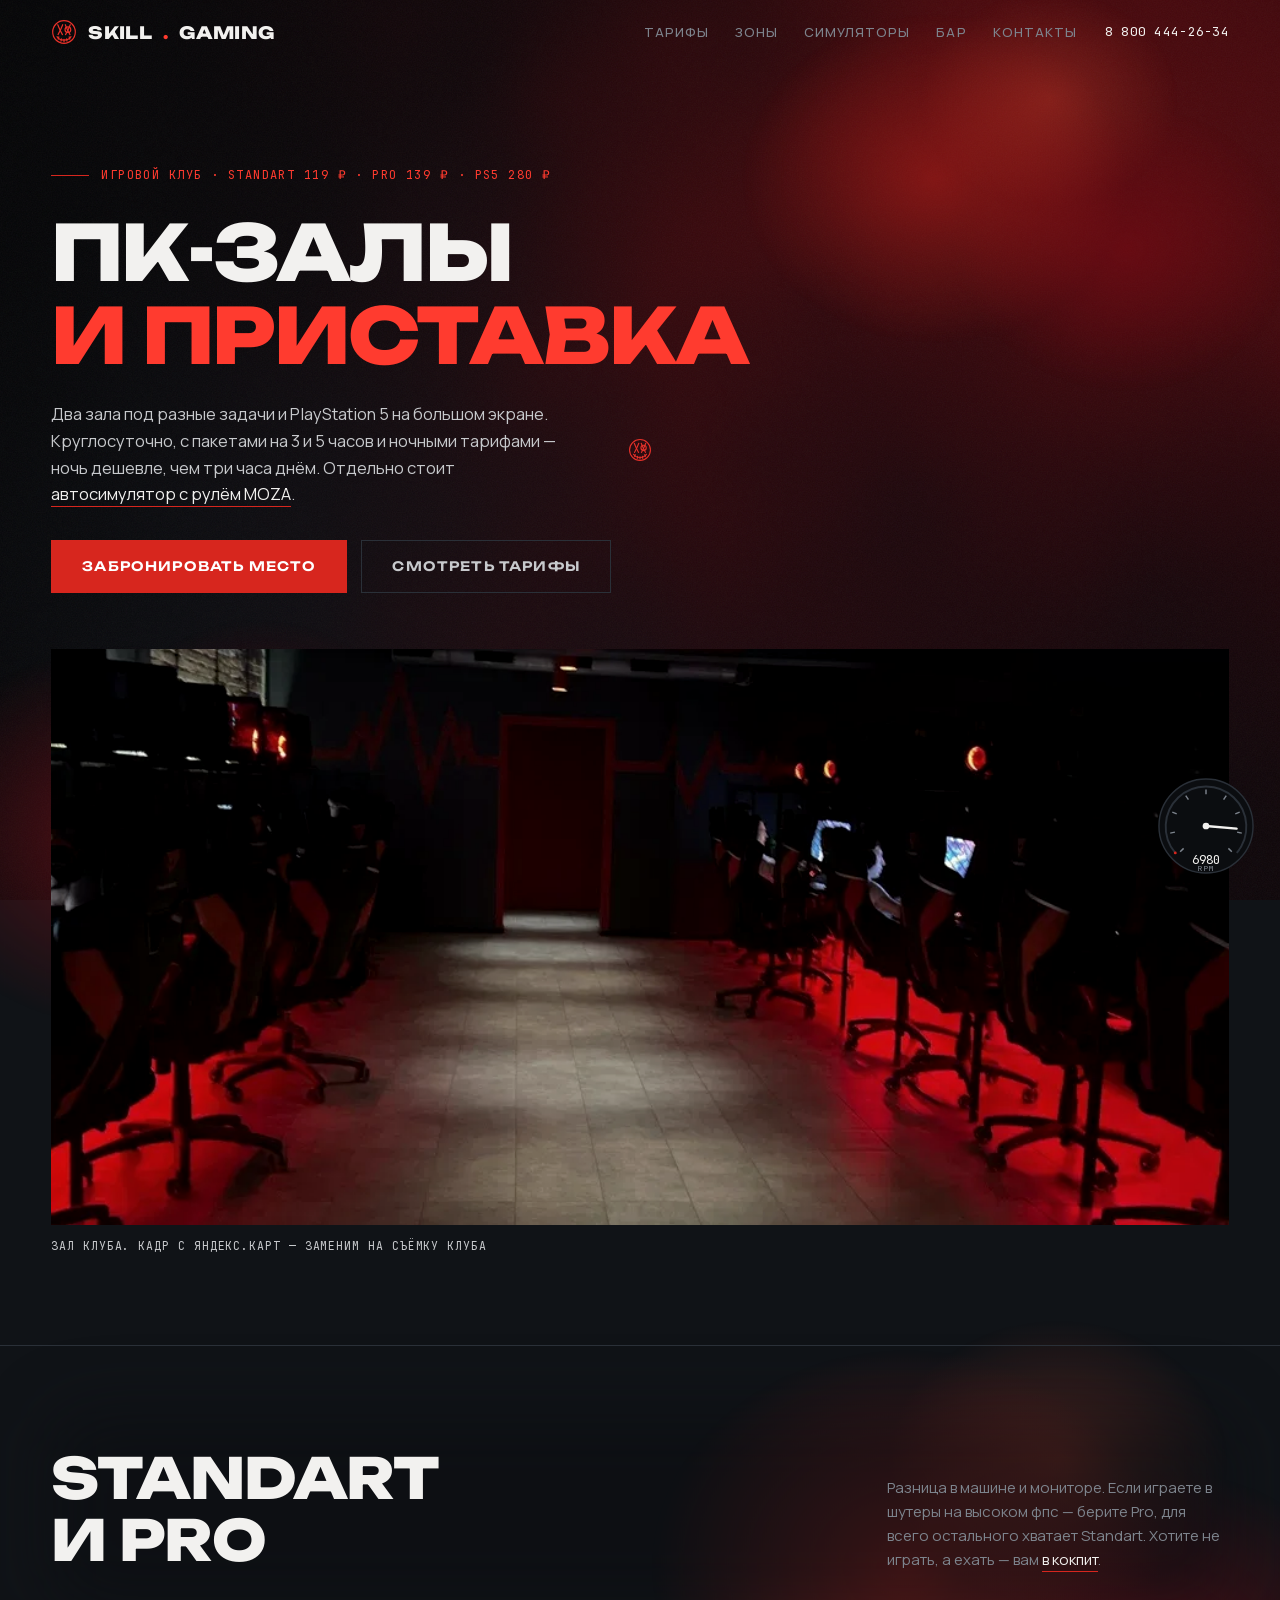
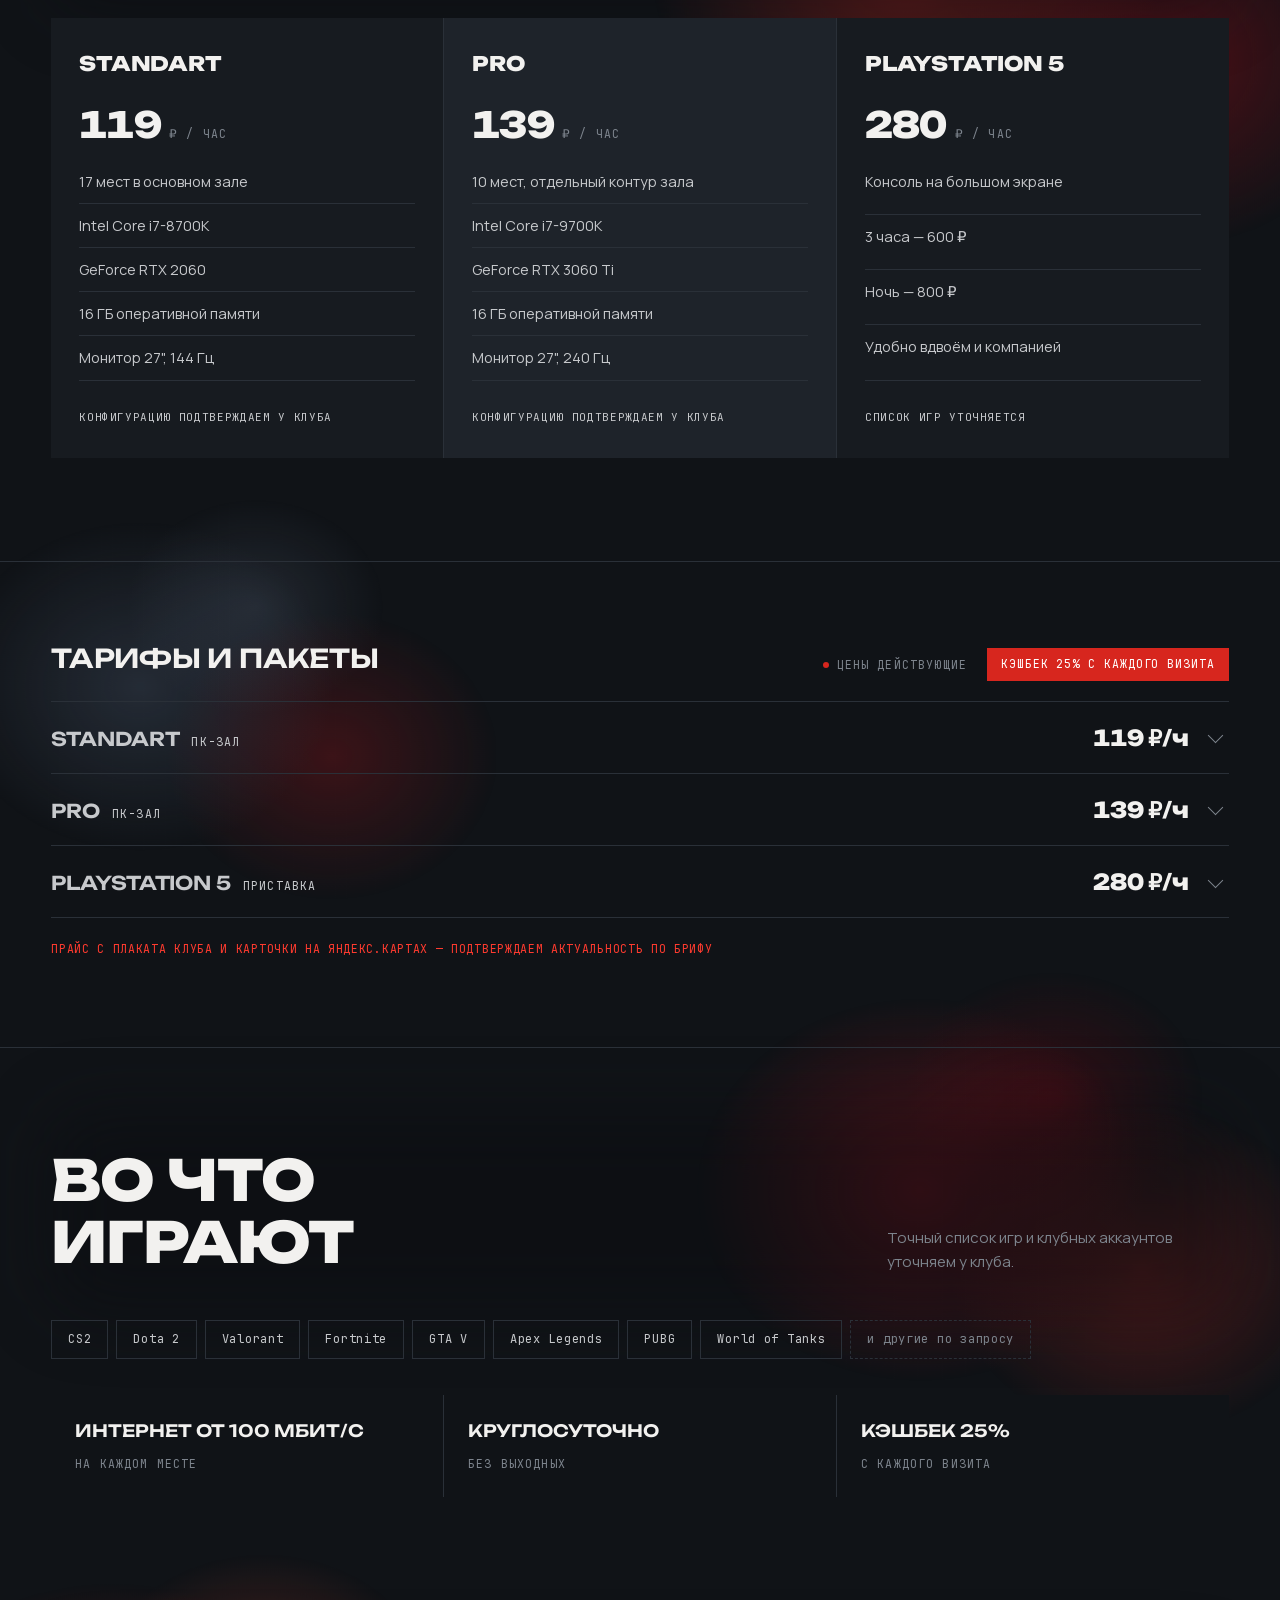
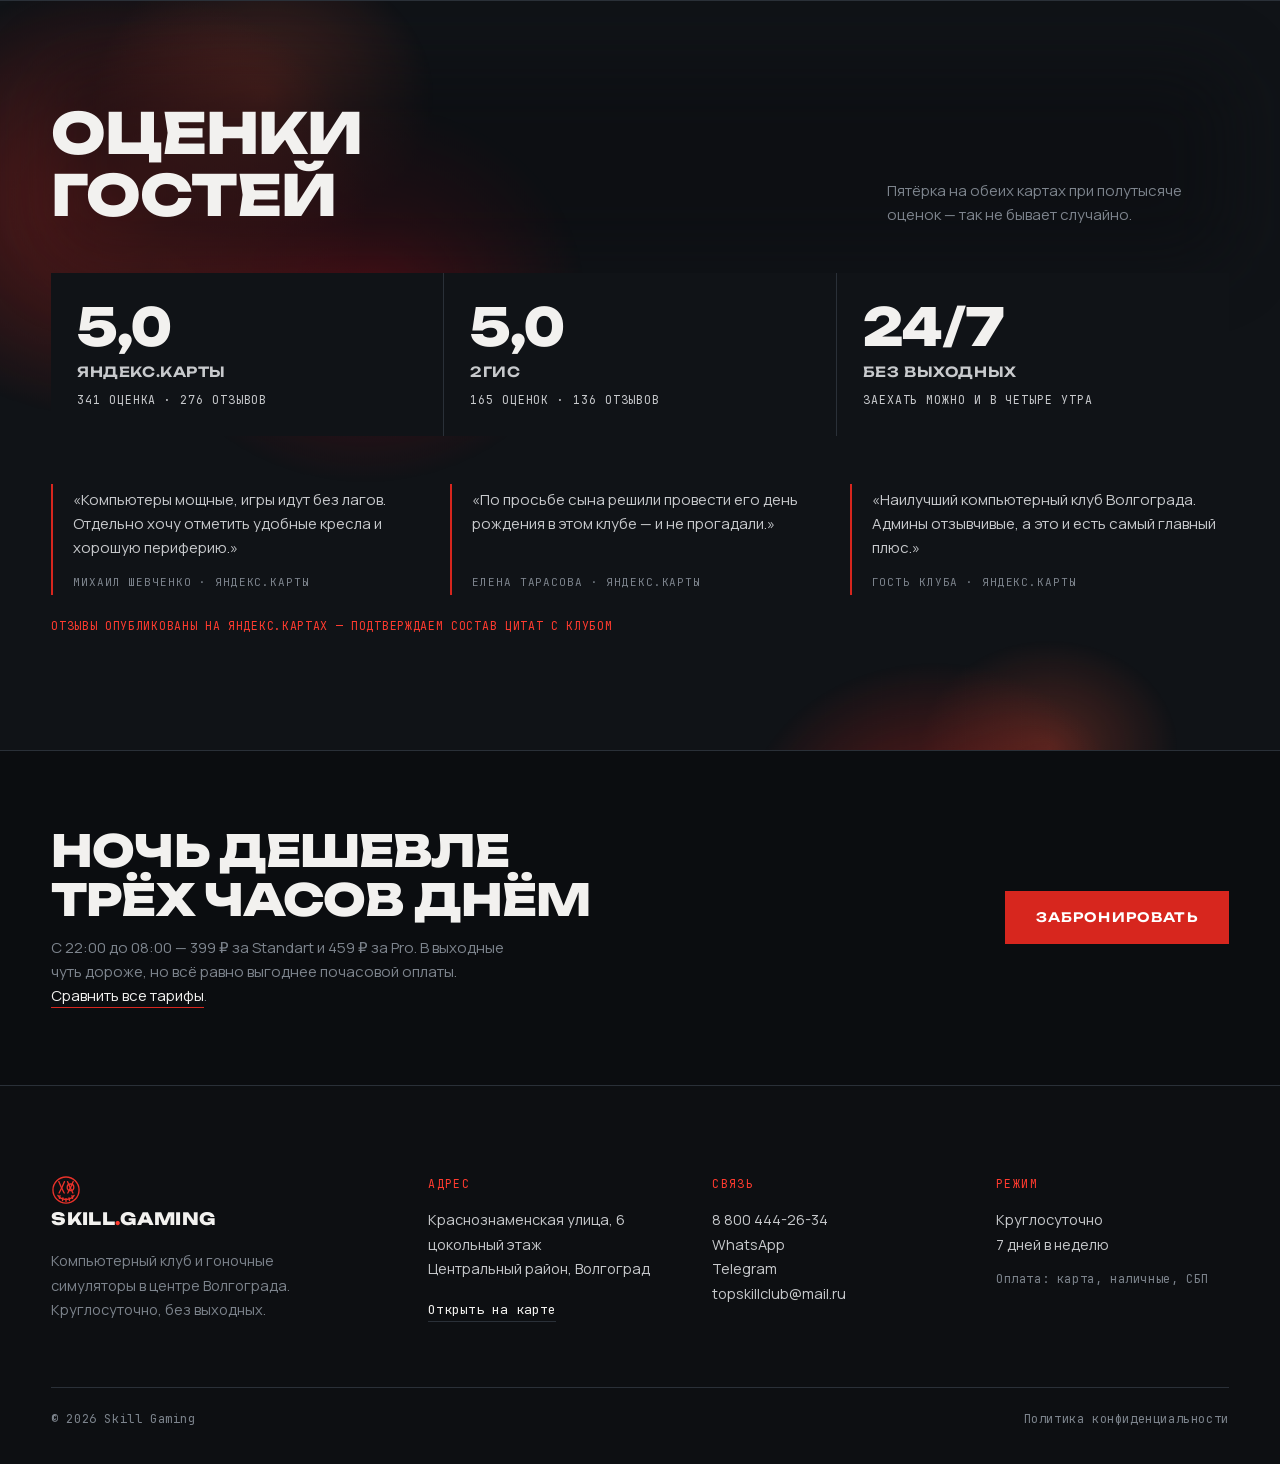
<file: pc.html>
<!doctype html>
<html lang="ru">
<head>
<meta charset="utf-8">
<meta name="viewport" content="width=device-width, initial-scale=1">
<title>Компьютерный клуб и аренда PlayStation 5 в Волгограде — Skill Gaming</title>
<meta name="description" content="Игровые ПК почасово в Центральном районе Волгограда: Standart 119 ₽, Pro 139 ₽, ночь от 399 ₽, аренда PlayStation 5 от 280 ₽. Кэшбек 25%, круглосуточно.">
<meta name="theme-color" content="#101317">
<link rel="canonical" href="https://skillgaming.ru/pc.html">
<meta property="og:type" content="website">
<meta property="og:title" content="Компьютерный клуб и PS5 — Skill Gaming">
<meta property="og:description" content="Standart 119 ₽/час, Pro 139 ₽/час, PS5 280 ₽/час, ночь от 399 ₽. Круглосуточно в центре Волгограда.">
<meta property="og:image" content="img/sim.webp">
<meta property="og:locale" content="ru_RU">
<link rel="icon" type="image/svg+xml" href="img/mark.svg">
<link rel="icon" type="image/png" sizes="64x64" href="img/favicon-64.png">
<link rel="icon" type="image/png" sizes="32x32" href="img/favicon-32.png">
<link rel="apple-touch-icon" href="img/apple-touch-icon.png">
<link rel="stylesheet" href="css/site.css?v=35">
</head>
<body>
<div class="aurora" aria-hidden="true"><div class="au-p au-p3"><i class="au-f au-f3"></i></div><div class="au-p au-p2"><i class="au-f au-f2"></i></div><div class="au-p au-p1"><i class="au-f au-f1"></i></div><div class="au-p au-p4"><i class="au-shape"><i class="au-comet"></i></i></div></div>

<div id="lights" aria-hidden="true"><i></i><i></i><i></i><i></i><i></i></div>
<div class="cursor" id="cursor" aria-hidden="true"></div>
<header id="hdr">
  <a class="logo" href="index.html" aria-label="Skill Gaming — на главную"><img class="mark" src="img/mark.svg" alt="" width="26" height="26">Skill<s>.</s>Gaming</a>
  <nav>
    <div class="nav-inner">
      <a href="index.html#rates"><i>01</i><span>Тарифы</span></a>
      <a href="index.html#zones"><i>02</i><span>Зоны</span></a>
      <a href="simulators.html"><i>03</i><span>Симуляторы</span></a>
      <a href="index.html#bar"><i>04</i><span>Бар</span></a>
      <a href="index.html#contacts"><i>05</i><span>Контакты</span></a>
      <div class="nav-foot">
        <a class="nav-tel" href="tel:88004442634">8 800 444-26-34</a>
        <div class="nav-soc">
          <a href="https://wa.me/79377074555" target="_blank" rel="noopener">WhatsApp</a>
          <a href="https://t.me/Top_Skill_Club" target="_blank" rel="noopener">Telegram</a>
          <a href="https://yandex.ru/maps/org/skill_gaming/54139655484/" target="_blank" rel="noopener">Карты</a>
        </div>
        <p>Краснознаменская, 6 · цокольный этаж · круглосуточно</p>
      </div>
    </div>
  </nav>
  <button class="burger" id="burger" aria-label="Меню" aria-expanded="false"><i></i><i></i></button>
  <a class="tel" href="tel:88004442634">8 800 444-26-34</a>
</header>
<main class="z">

  <section class="page-hero">
    <div class="eyebrow">Игровой клуб · Standart 119 ₽ · Pro 139 ₽ · PS5 280 ₽</div>
    <h1>ПК-залы<br><em>и приставка</em></h1>
    <p class="lead">Два зала под разные задачи и PlayStation 5 на большом экране. Круглосуточно, с пакетами на 3 и 5 часов и ночными тарифами — ночь дешевле, чем три часа днём. Отдельно стоит <a class="ilink" href="simulators.html">автосимулятор с рулём MOZA</a>.</p>
    <div class="cta">
      <a class="btn" href="index.html#booking"><span>Забронировать место</span></a>
      <a class="btn ghost" href="#pc-rates"><span>Смотреть тарифы</span></a>
    </div>
  </section>

  <section class="shot">
    <img src="img/hall.webp" alt="Зал компьютерного клуба Skill Gaming: ряды мест с красной подсветкой">
    <p>Зал клуба. Кадр с Яндекс.Карт — заменим на съёмку клуба</p>
  </section>

  <section class="halls">
    <div class="sec-top">
      <h2>Standart<br>и Pro</h2>
      <p>Разница в машине и мониторе. Если играете в шутеры на высоком фпс — берите Pro, для всего остального хватает Standart. Хотите не играть, а ехать — вам <a class="ilink" href="simulators.html">в кокпит</a>.</p>
    </div>
    <div class="hall-grid">
      <article class="hall">
        <span class="no">Standart</span>
        <div class="hall-price"><b>119</b><span>₽ / час</span></div>
        <ul class="dashed">
          <li>17 мест в основном зале</li>
          <li>Intel Core i7-8700K</li>
          <li>GeForce RTX 2060</li>
          <li>16 ГБ оперативной памяти</li>
          <li>Монитор 27", 144 Гц</li>
        </ul>
        <span class="hint">конфигурацию подтверждаем у клуба</span>
      </article>
      <article class="hall accent">
        <span class="no">Pro</span>
        <div class="hall-price"><b>139</b><span>₽ / час</span></div>
        <ul class="dashed">
          <li>10 мест, отдельный контур зала</li>
          <li>Intel Core i7-9700K</li>
          <li>GeForce RTX 3060 Ti</li>
          <li>16 ГБ оперативной памяти</li>
          <li>Монитор 27", 240 Гц</li>
        </ul>
        <span class="hint">конфигурацию подтверждаем у клуба</span>
      </article>
      <article class="hall">
        <span class="no">PlayStation 5</span>
        <div class="hall-price"><b>280</b><span>₽ / час</span></div>
        <ul class="dashed">
          <li>Консоль на большом экране</li>
          <li>3 часа — 600 ₽</li>
          <li>Ночь — 800 ₽</li>
          <li>Удобно вдвоём и компанией</li>
        </ul>
        <span class="hint">список игр уточняется</span>
      </article>
    </div>
  </section>

  <section class="pc-rates" id="pc-rates">
    <div class="rates">
      <div class="rates-head">
        <h3>Тарифы и пакеты</h3><span class="rates-live">цены действующие</span>
        <span class="cashback">Кэшбек 25% с каждого визита</span>
      </div>
      <div class="pz">
        <div class="pz-row">
          <button class="pz-head" type="button" aria-expanded="false">
            <b>Standart</b><em>ПК-зал</em><i>119 ₽/ч</i>
          </button>
          <div class="pz-body">
            <ul>
              <li><span>1 час</span><b>119 ₽</b></li>
              <li><span>3 часа</span><b>280 ₽</b></li>
              <li><span>5 часов</span><b>420 ₽</b></li>
              <li><span>Утро</span><b>200 ₽</b></li>
              <li><span>Ночь 22:00–08:00</span><b>399 ₽</b></li>
              <li><span>Ночь в выходные</span><b>459 ₽</b></li>
            </ul>
          </div>
        </div>
        <div class="pz-row">
          <button class="pz-head" type="button" aria-expanded="false">
            <b>Pro</b><em>ПК-зал</em><i>139 ₽/ч</i>
          </button>
          <div class="pz-body">
            <ul>
              <li><span>1 час</span><b>139 ₽</b></li>
              <li><span>3 часа</span><b>340 ₽</b></li>
              <li><span>5 часов</span><b>490 ₽</b></li>
              <li><span>Утро</span><b>250 ₽</b></li>
              <li><span>Ночь 22:00–08:00</span><b>459 ₽</b></li>
              <li><span>Ночь в выходные</span><b>499 ₽</b></li>
            </ul>
          </div>
        </div>
        <div class="pz-row">
          <button class="pz-head" type="button" aria-expanded="false">
            <b>PlayStation 5</b><em>приставка</em><i>280 ₽/ч</i>
          </button>
          <div class="pz-body">
            <ul>
              <li><span>1 час</span><b>280 ₽</b></li>
              <li><span>3 часа</span><b>600 ₽</b></li>
              <li><span>Ночь</span><b>800 ₽</b></li>
            </ul>
          </div>
        </div>
      </div>
      <p class="disclaimer">Прайс с плаката клуба и карточки на Яндекс.Картах — подтверждаем актуальность по брифу</p>
    </div>
  </section>

  <section class="games">
    <div class="sec-top">
      <h2>Во что<br>играют</h2>
      <p>Точный список игр и клубных аккаунтов уточняем у клуба.</p>
    </div>
    <div class="chips-row">
      <span>CS2</span><span>Dota 2</span><span>Valorant</span><span>Fortnite</span>
      <span>GTA V</span><span>Apex Legends</span><span>PUBG</span><span>World of Tanks</span>
      <span class="more">и другие по запросу</span>
    </div>
    <div class="pc-extra">
      <div><b>Интернет от 100 Мбит/с</b><span>на каждом месте</span></div>
      <div><b>Круглосуточно</b><span>без выходных</span></div>
      <div><b>Кэшбек 25%</b><span>с каждого визита</span></div>
    </div>
  </section>

  <section class="reviews">
    <div class="sec-top">
      <h2>Оценки<br>гостей</h2>
      <p>Пятёрка на обеих картах при полутысяче оценок — так не бывает случайно.</p>
    </div>

    <div class="score-row">
      <a class="score" href="https://yandex.ru/maps/org/skill_gaming/54139655484/reviews/" target="_blank" rel="noopener">
        <span class="score-val">5,0</span>
        <span class="score-src">Яндекс.Карты</span>
        <span class="score-cnt">341 оценка · 276 отзывов</span>
      </a>
      <a class="score" href="https://2gis.ru/volgograd/firm/70000001039947001" target="_blank" rel="noopener">
        <span class="score-val">5,0</span>
        <span class="score-src">2ГИС</span>
        <span class="score-cnt">165 оценок · 136 отзывов</span>
      </a>
      <div class="score plain">
        <span class="score-val">24/7</span>
        <span class="score-src">Без выходных</span>
        <span class="score-cnt">Заехать можно и в четыре утра</span>
      </div>
    </div>

    <div class="quotes">
      <figure>
        <blockquote>Компьютеры мощные, игры идут без лагов. Отдельно хочу отметить удобные кресла и хорошую периферию.</blockquote>
        <figcaption>Михаил Шевченко · Яндекс.Карты</figcaption>
      </figure>
      <figure>
        <blockquote>По просьбе сына решили провести его день рождения в этом клубе — и не прогадали.</blockquote>
        <figcaption>Елена Тарасова · Яндекс.Карты</figcaption>
      </figure>
      <figure>
        <blockquote>Наилучший компьютерный клуб Волгограда. Админы отзывчивые, а это и есть самый главный плюс.</blockquote>
        <figcaption>Гость клуба · Яндекс.Карты</figcaption>
      </figure>
    </div>
    <p class="disclaimer">Отзывы опубликованы на Яндекс.Картах — подтверждаем состав цитат с клубом</p>
  </section>

  <section class="cta-band">
    <div>
      <h2>Ночь дешевле<br>трёх часов днём</h2>
      <p>С 22:00 до 08:00 — 399 ₽ за Standart и 459 ₽ за Pro. В выходные чуть дороже, но всё равно выгоднее почасовой оплаты. <a class="ilink" href="index.html#zones">Сравнить все тарифы</a>.</p>
    </div>
    <a class="btn" href="index.html#booking"><span>Забронировать</span></a>
  </section>

<div class="mbar">
  <a class="mbar-btn" href="index.html#booking"><span>Забронировать место</span></a>
</div>
</main>
<footer id="contacts">
    <div class="foot-grid">
      <div>
        <a class="logo" href="index.html" aria-label="Skill Gaming — на главную"><img class="mark" src="img/mark.svg" alt="" width="26" height="26">Skill<s>.</s>Gaming</a>
        <p class="foot-lead">Компьютерный клуб и гоночные симуляторы в центре Волгограда. Круглосуточно, без выходных.</p>
      </div>
      <div>
        <h4>Адрес</h4>
        <p>Краснознаменская улица, 6<br>цокольный этаж<br>Центральный район, Волгоград</p>
        <a class="foot-link" href="https://yandex.ru/maps/org/skill_gaming/54139655484/" target="_blank" rel="noopener">Открыть на карте</a>
      </div>
      <div>
        <h4>Связь</h4>
        <p>
          <a href="tel:88004442634">8 800 444-26-34</a><br>
          <a href="https://wa.me/79377074555" target="_blank" rel="noopener">WhatsApp</a><br>
          <a href="https://t.me/Top_Skill_Club" target="_blank" rel="noopener">Telegram</a><br>
          <a href="mailto:topskillclub@mail.ru">topskillclub@mail.ru</a>
        </p>
      </div>
      <div>
        <h4>Режим</h4>
        <p>Круглосуточно<br>7 дней в неделю</p>
        <p class="foot-small">Оплата: карта, наличные, СБП</p>
      </div>
    </div>
    <div class="foot-bottom">
      <span>© 2026 Skill Gaming</span>
      <a class="foot-small" href="privacy.html">Политика конфиденциальности</a>
    </div>
  </footer>
<script src="js/site.js?v=35" defer></script>
</body>
</html>
</file>
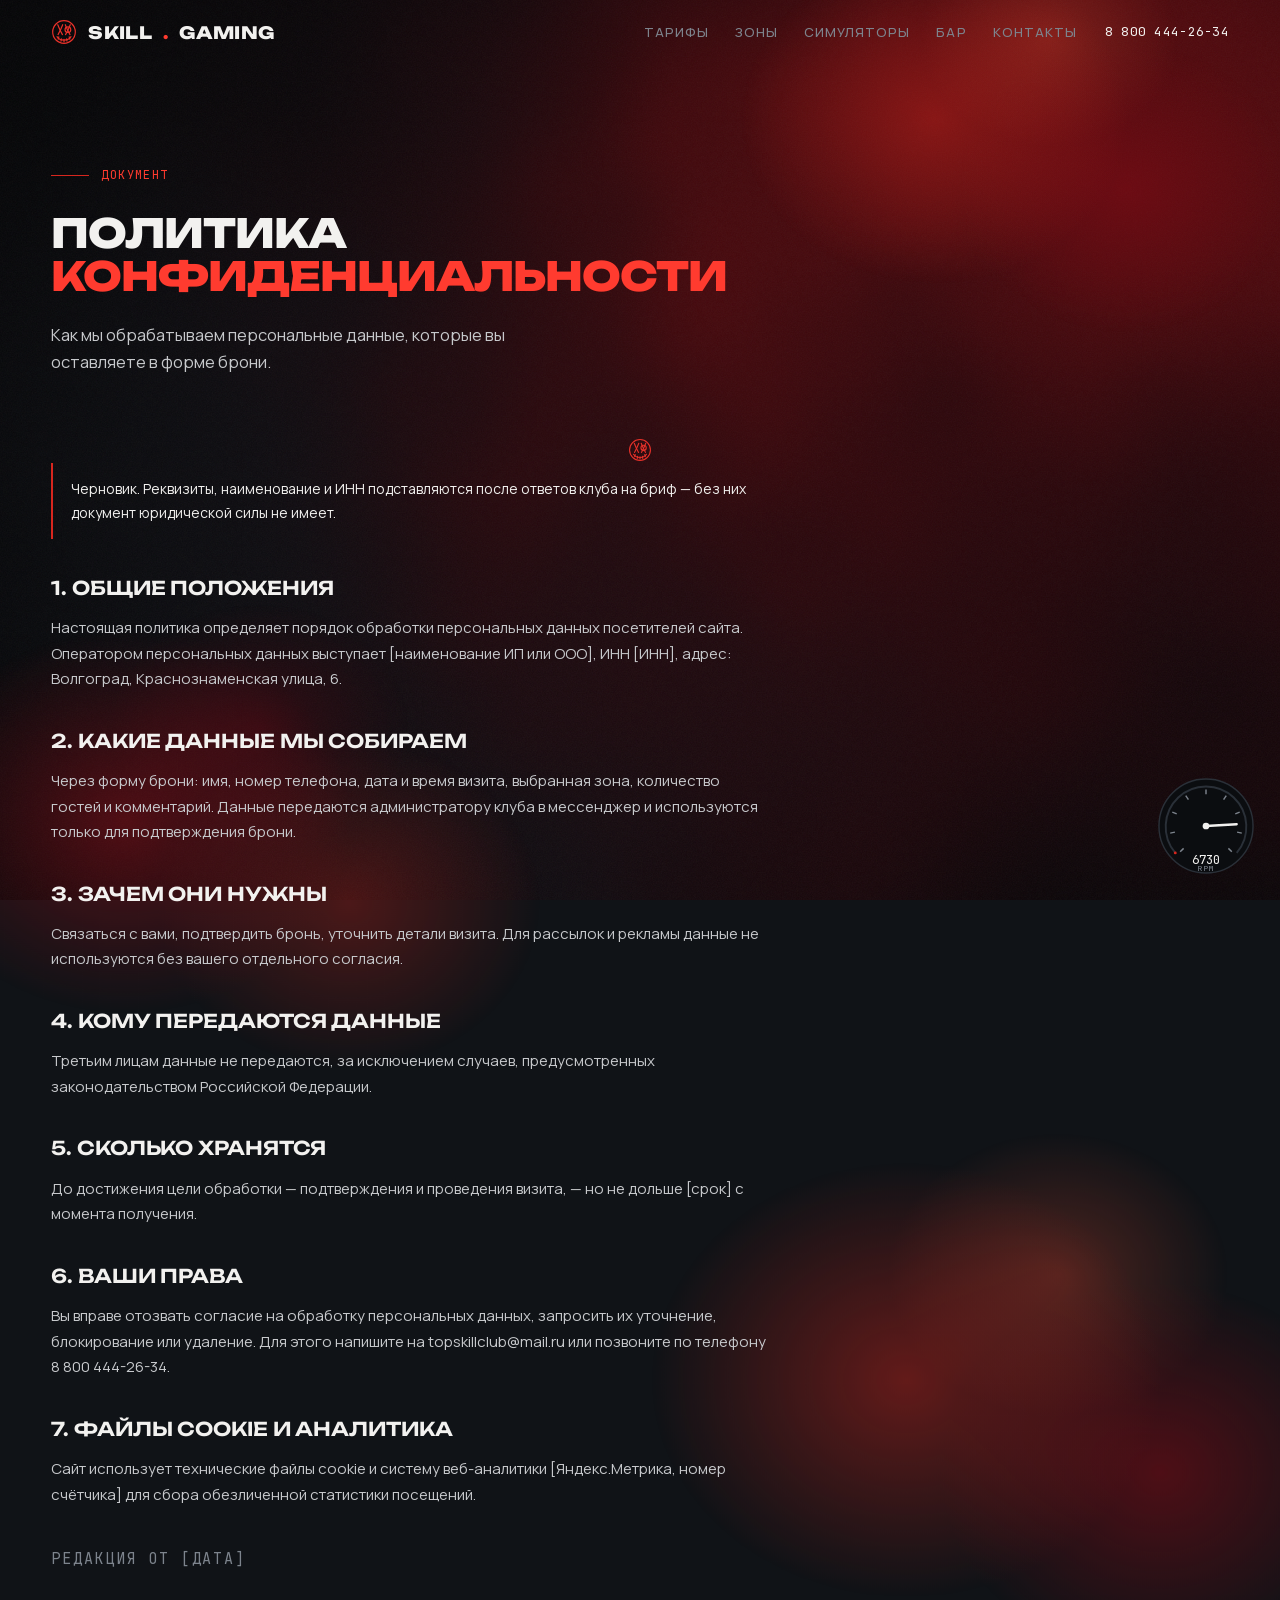
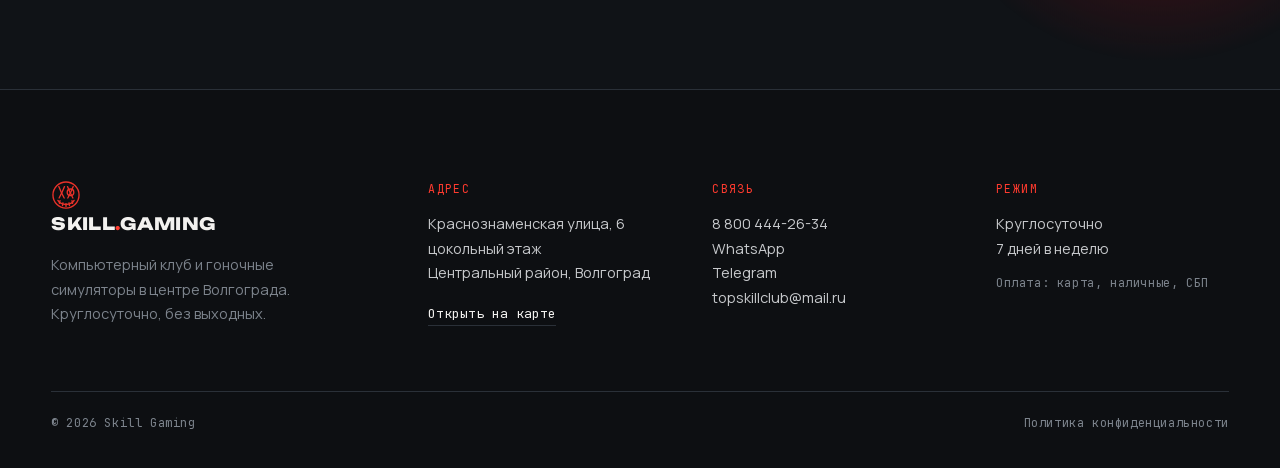
<file: privacy.html>
<!doctype html>
<html lang="ru">
<head>
<meta charset="utf-8">
<meta name="viewport" content="width=device-width, initial-scale=1">
<title>Политика конфиденциальности — Skill Gaming</title>
<meta name="description" content="Политика обработки персональных данных посетителей сайта Skill Gaming.">
<meta name="theme-color" content="#101317">
<link rel="canonical" href="https://skillgaming.ru/privacy.html">
<meta property="og:type" content="website">
<meta property="og:title" content="Политика конфиденциальности — Skill Gaming">
<meta property="og:description" content="Как обрабатываются персональные данные посетителей сайта.">
<meta property="og:image" content="img/sim.webp">
<meta property="og:locale" content="ru_RU">
<link rel="icon" type="image/svg+xml" href="img/mark.svg">
<link rel="icon" type="image/png" sizes="64x64" href="img/favicon-64.png">
<link rel="icon" type="image/png" sizes="32x32" href="img/favicon-32.png">
<link rel="apple-touch-icon" href="img/apple-touch-icon.png">
<link rel="stylesheet" href="css/site.css?v=35">
</head>
<body>
<div class="aurora" aria-hidden="true"><div class="au-p au-p3"><i class="au-f au-f3"></i></div><div class="au-p au-p2"><i class="au-f au-f2"></i></div><div class="au-p au-p1"><i class="au-f au-f1"></i></div><div class="au-p au-p4"><i class="au-shape"><i class="au-comet"></i></i></div></div>

<div id="lights" aria-hidden="true"><i></i><i></i><i></i><i></i><i></i></div>
<div class="cursor" id="cursor" aria-hidden="true"></div>
<header id="hdr">
  <a class="logo" href="index.html" aria-label="Skill Gaming — на главную"><img class="mark" src="img/mark.svg" alt="" width="26" height="26">Skill<s>.</s>Gaming</a>
  <nav>
    <div class="nav-inner">
      <a href="index.html#rates"><i>01</i><span>Тарифы</span></a>
      <a href="index.html#zones"><i>02</i><span>Зоны</span></a>
      <a href="simulators.html"><i>03</i><span>Симуляторы</span></a>
      <a href="index.html#bar"><i>04</i><span>Бар</span></a>
      <a href="index.html#contacts"><i>05</i><span>Контакты</span></a>
      <div class="nav-foot">
        <a class="nav-tel" href="tel:88004442634">8 800 444-26-34</a>
        <div class="nav-soc">
          <a href="https://wa.me/79377074555" target="_blank" rel="noopener">WhatsApp</a>
          <a href="https://t.me/Top_Skill_Club" target="_blank" rel="noopener">Telegram</a>
          <a href="https://yandex.ru/maps/org/skill_gaming/54139655484/" target="_blank" rel="noopener">Карты</a>
        </div>
        <p>Краснознаменская, 6 · цокольный этаж · круглосуточно</p>
      </div>
    </div>
  </nav>
  <button class="burger" id="burger" aria-label="Меню" aria-expanded="false"><i></i><i></i></button>
  <a class="tel" href="tel:88004442634">8 800 444-26-34</a>
</header>
<main class="z">

  <section class="page-hero narrow">
    <div class="eyebrow">Документ</div>
    <h1>Политика<br><em>конфиденциальности</em></h1>
    <p class="lead">Как мы обрабатываем персональные данные, которые вы оставляете в форме брони.</p>
  </section>

  <section class="doc">
    <p class="doc-warn">Черновик. Реквизиты, наименование и ИНН подставляются после ответов клуба на бриф — без них документ юридической силы не имеет.</p>

    <h2>1. Общие положения</h2>
    <p>Настоящая политика определяет порядок обработки персональных данных посетителей сайта. Оператором персональных данных выступает [наименование ИП или ООО], ИНН [ИНН], адрес: Волгоград, Краснознаменская улица, 6.</p>

    <h2>2. Какие данные мы собираем</h2>
    <p>Через форму брони: имя, номер телефона, дата и время визита, выбранная зона, количество гостей и комментарий. Данные передаются администратору клуба в мессенджер и используются только для подтверждения брони.</p>

    <h2>3. Зачем они нужны</h2>
    <p>Связаться с вами, подтвердить бронь, уточнить детали визита. Для рассылок и рекламы данные не используются без вашего отдельного согласия.</p>

    <h2>4. Кому передаются данные</h2>
    <p>Третьим лицам данные не передаются, за исключением случаев, предусмотренных законодательством Российской Федерации.</p>

    <h2>5. Сколько хранятся</h2>
    <p>До достижения цели обработки — подтверждения и проведения визита, — но не дольше [срок] с момента получения.</p>

    <h2>6. Ваши права</h2>
    <p>Вы вправе отозвать согласие на обработку персональных данных, запросить их уточнение, блокирование или удаление. Для этого напишите на topskillclub@mail.ru или позвоните по телефону 8 800 444-26-34.</p>

    <h2>7. Файлы cookie и аналитика</h2>
    <p>Сайт использует технические файлы cookie и систему веб-аналитики [Яндекс.Метрика, номер счётчика] для сбора обезличенной статистики посещений.</p>

    <p class="doc-date">Редакция от [дата]</p>
  </section>

<div class="mbar">
  <a class="mbar-btn" href="index.html#booking"><span>Забронировать</span></a>
</div>
</main>
<footer id="contacts">
    <div class="foot-grid">
      <div>
        <a class="logo" href="index.html" aria-label="Skill Gaming — на главную"><img class="mark" src="img/mark.svg" alt="" width="26" height="26">Skill<s>.</s>Gaming</a>
        <p class="foot-lead">Компьютерный клуб и гоночные симуляторы в центре Волгограда. Круглосуточно, без выходных.</p>
      </div>
      <div>
        <h4>Адрес</h4>
        <p>Краснознаменская улица, 6<br>цокольный этаж<br>Центральный район, Волгоград</p>
        <a class="foot-link" href="https://yandex.ru/maps/org/skill_gaming/54139655484/" target="_blank" rel="noopener">Открыть на карте</a>
      </div>
      <div>
        <h4>Связь</h4>
        <p>
          <a href="tel:88004442634">8 800 444-26-34</a><br>
          <a href="https://wa.me/79377074555" target="_blank" rel="noopener">WhatsApp</a><br>
          <a href="https://t.me/Top_Skill_Club" target="_blank" rel="noopener">Telegram</a><br>
          <a href="mailto:topskillclub@mail.ru">topskillclub@mail.ru</a>
        </p>
      </div>
      <div>
        <h4>Режим</h4>
        <p>Круглосуточно<br>7 дней в неделю</p>
        <p class="foot-small">Оплата: карта, наличные, СБП</p>
      </div>
    </div>
    <div class="foot-bottom">
      <span>© 2026 Skill Gaming</span>
      <a class="foot-small" href="privacy.html">Политика конфиденциальности</a>
    </div>
  </footer>
<script src="js/site.js?v=35" defer></script>
</body>
</html>
</file>
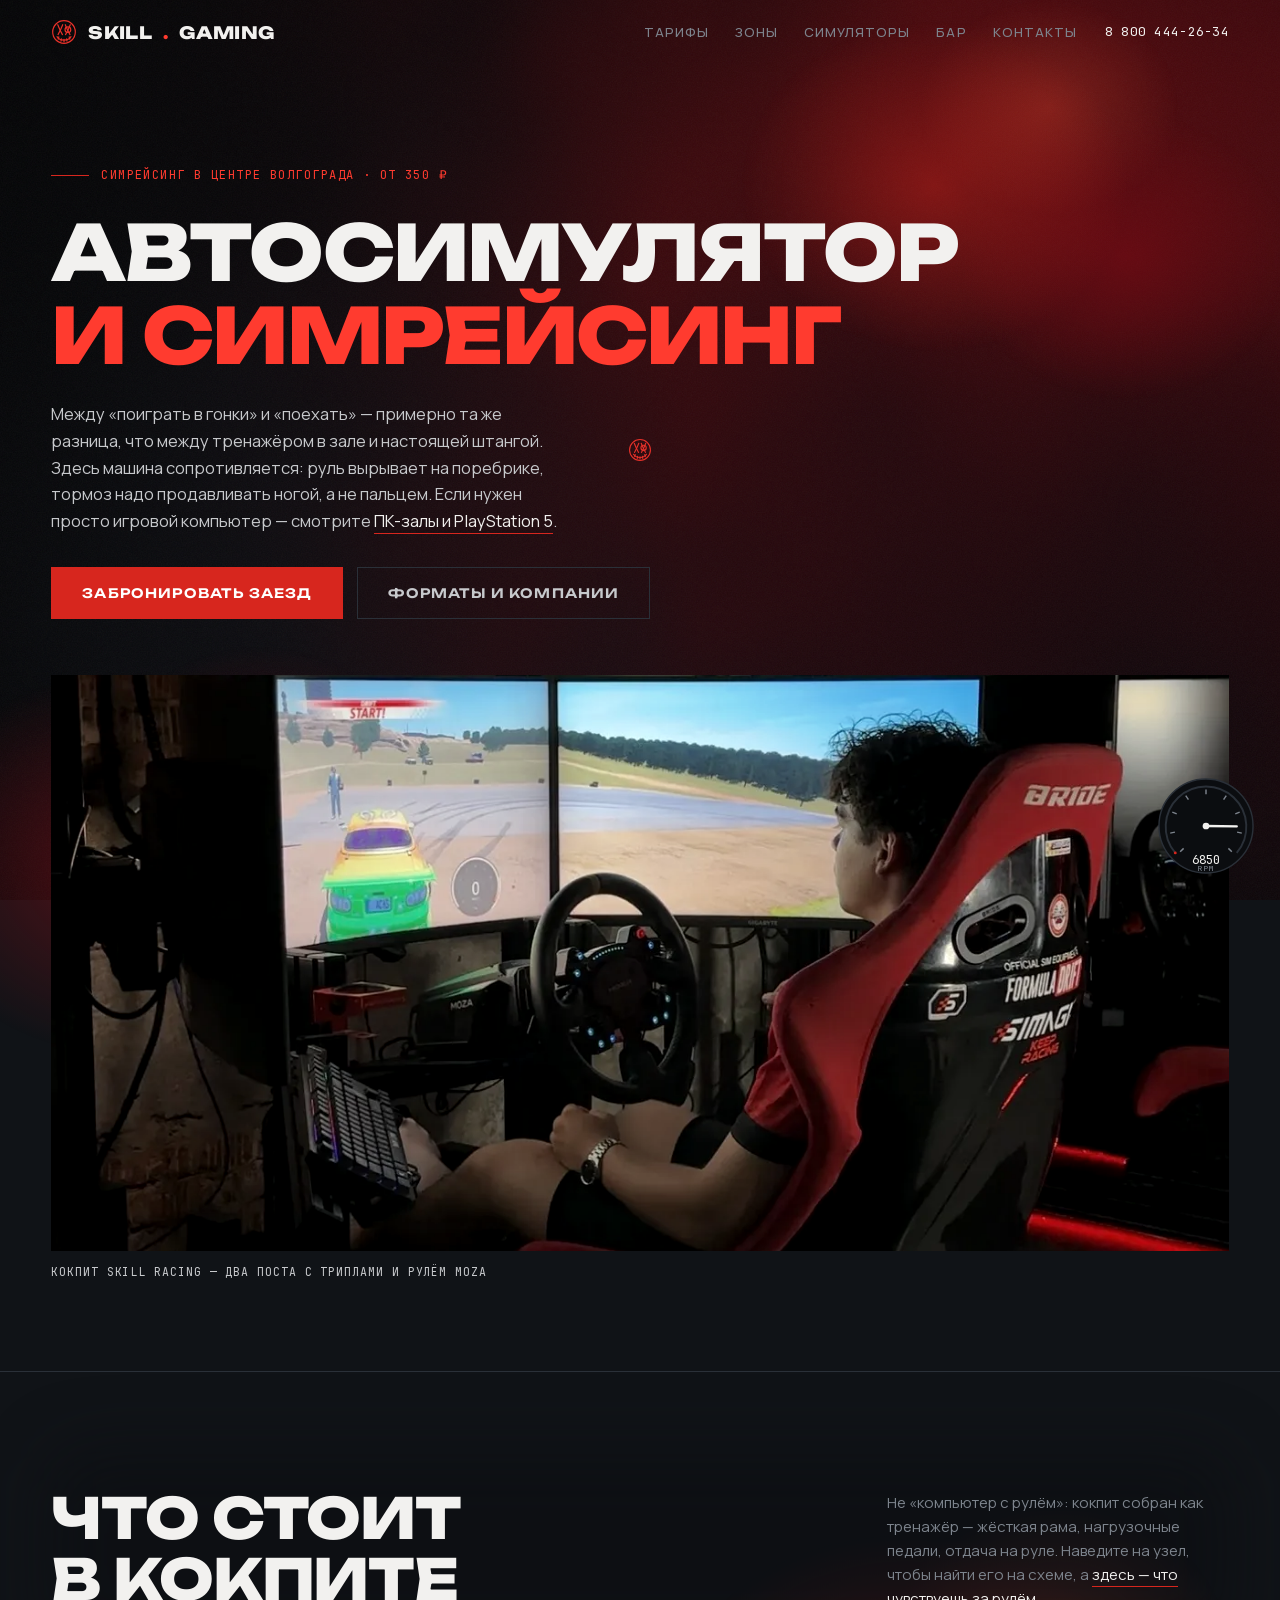
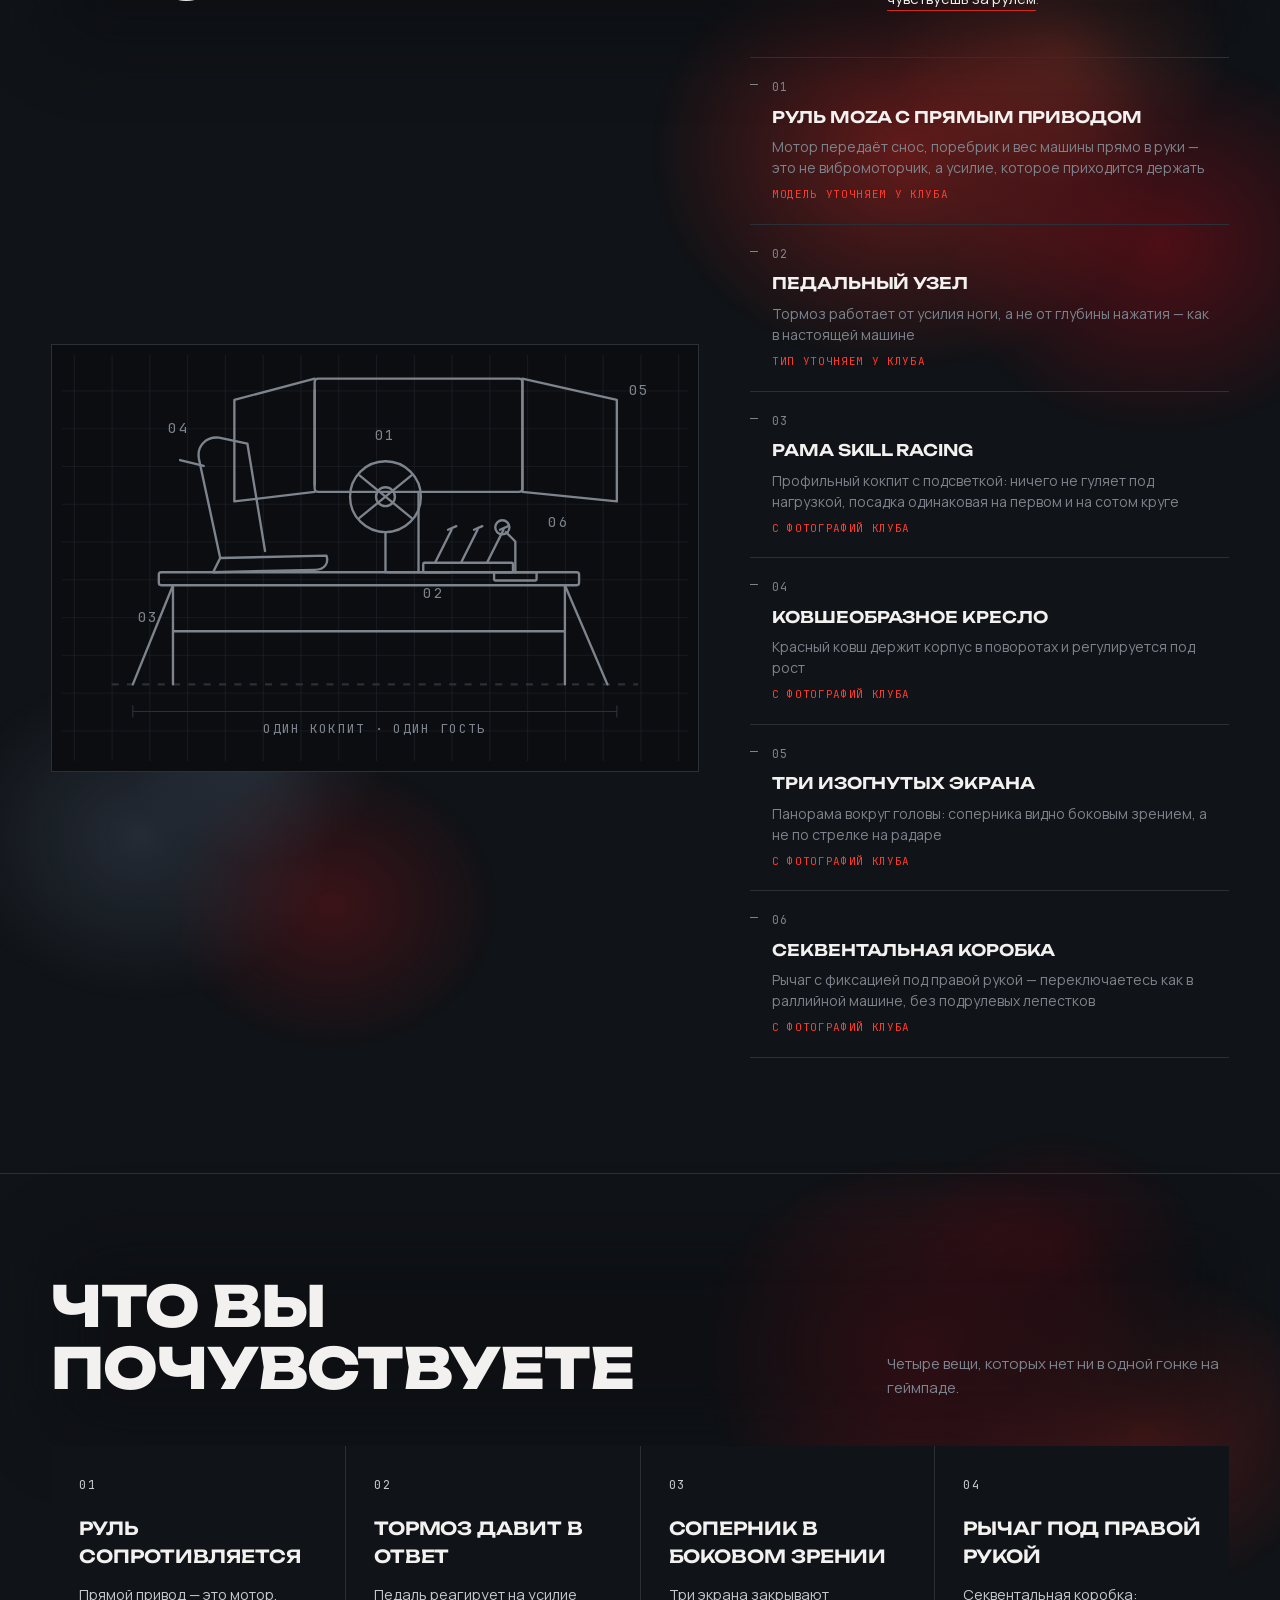
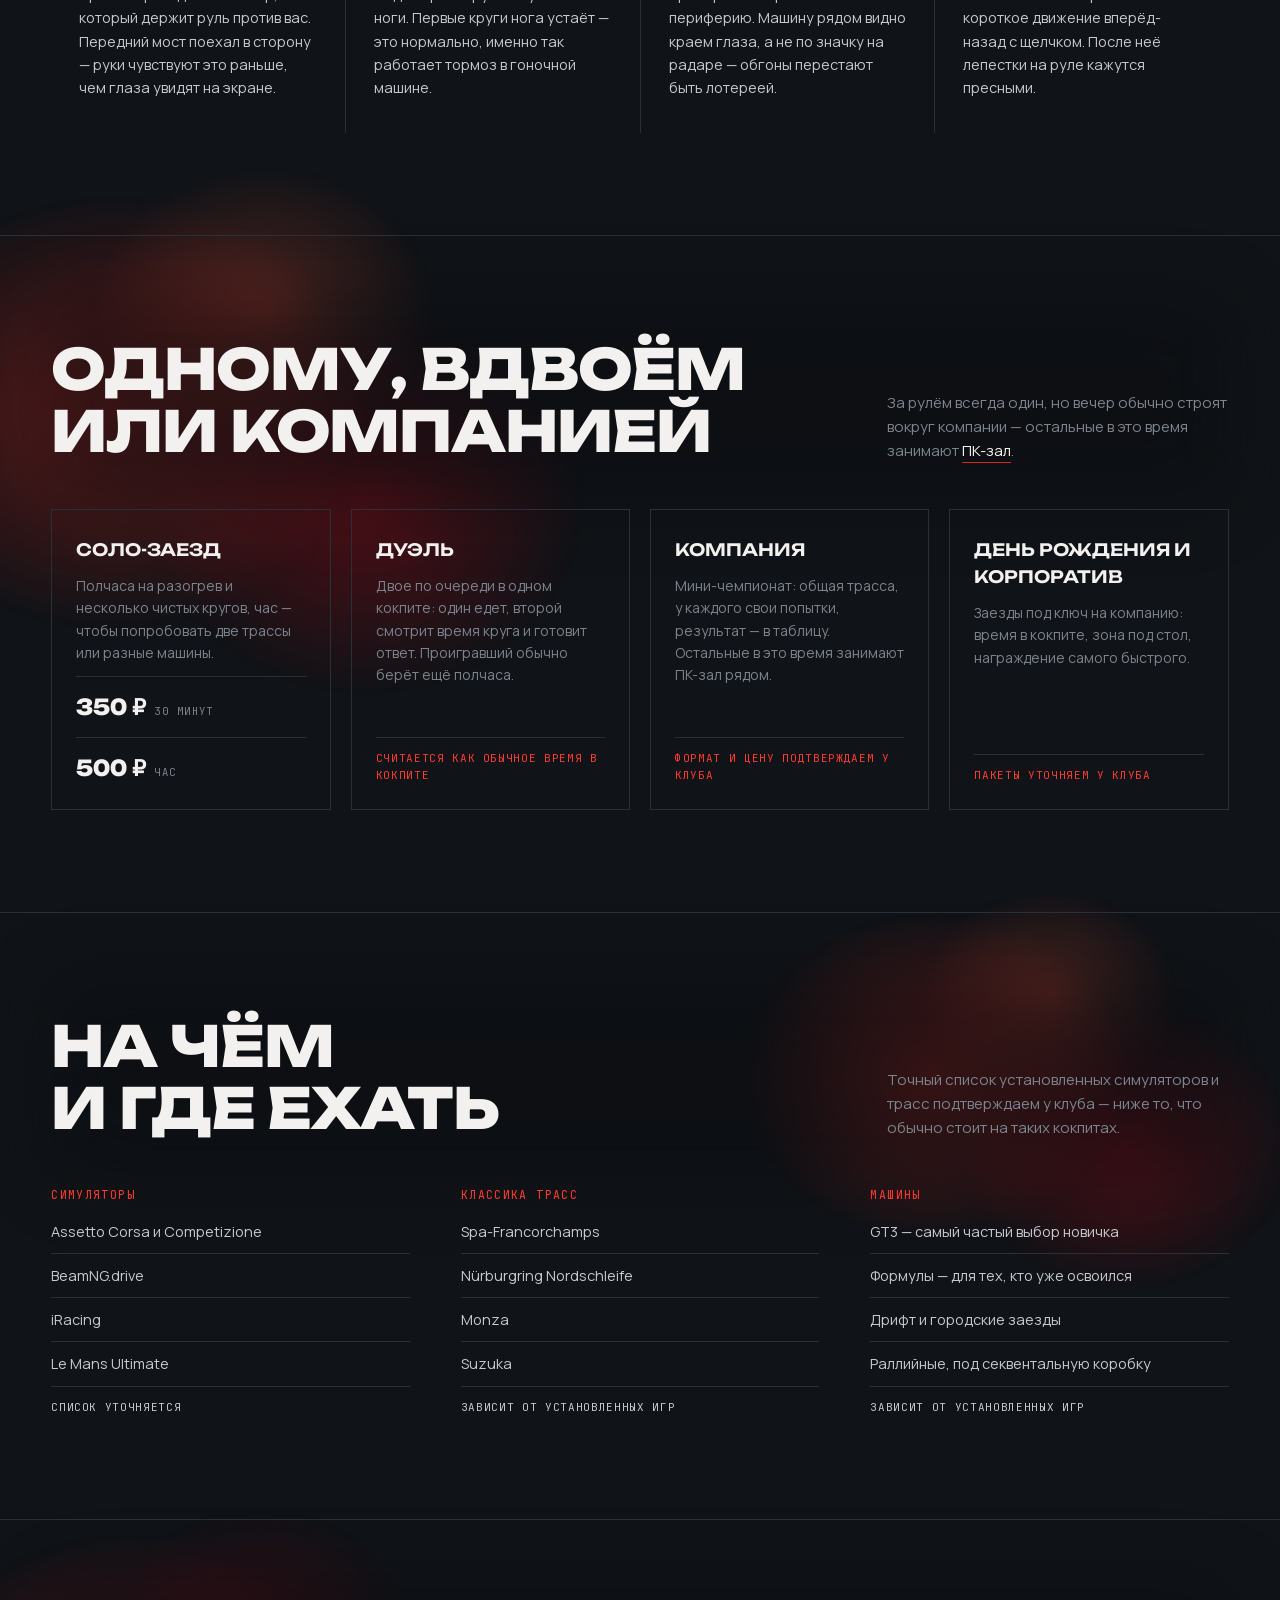
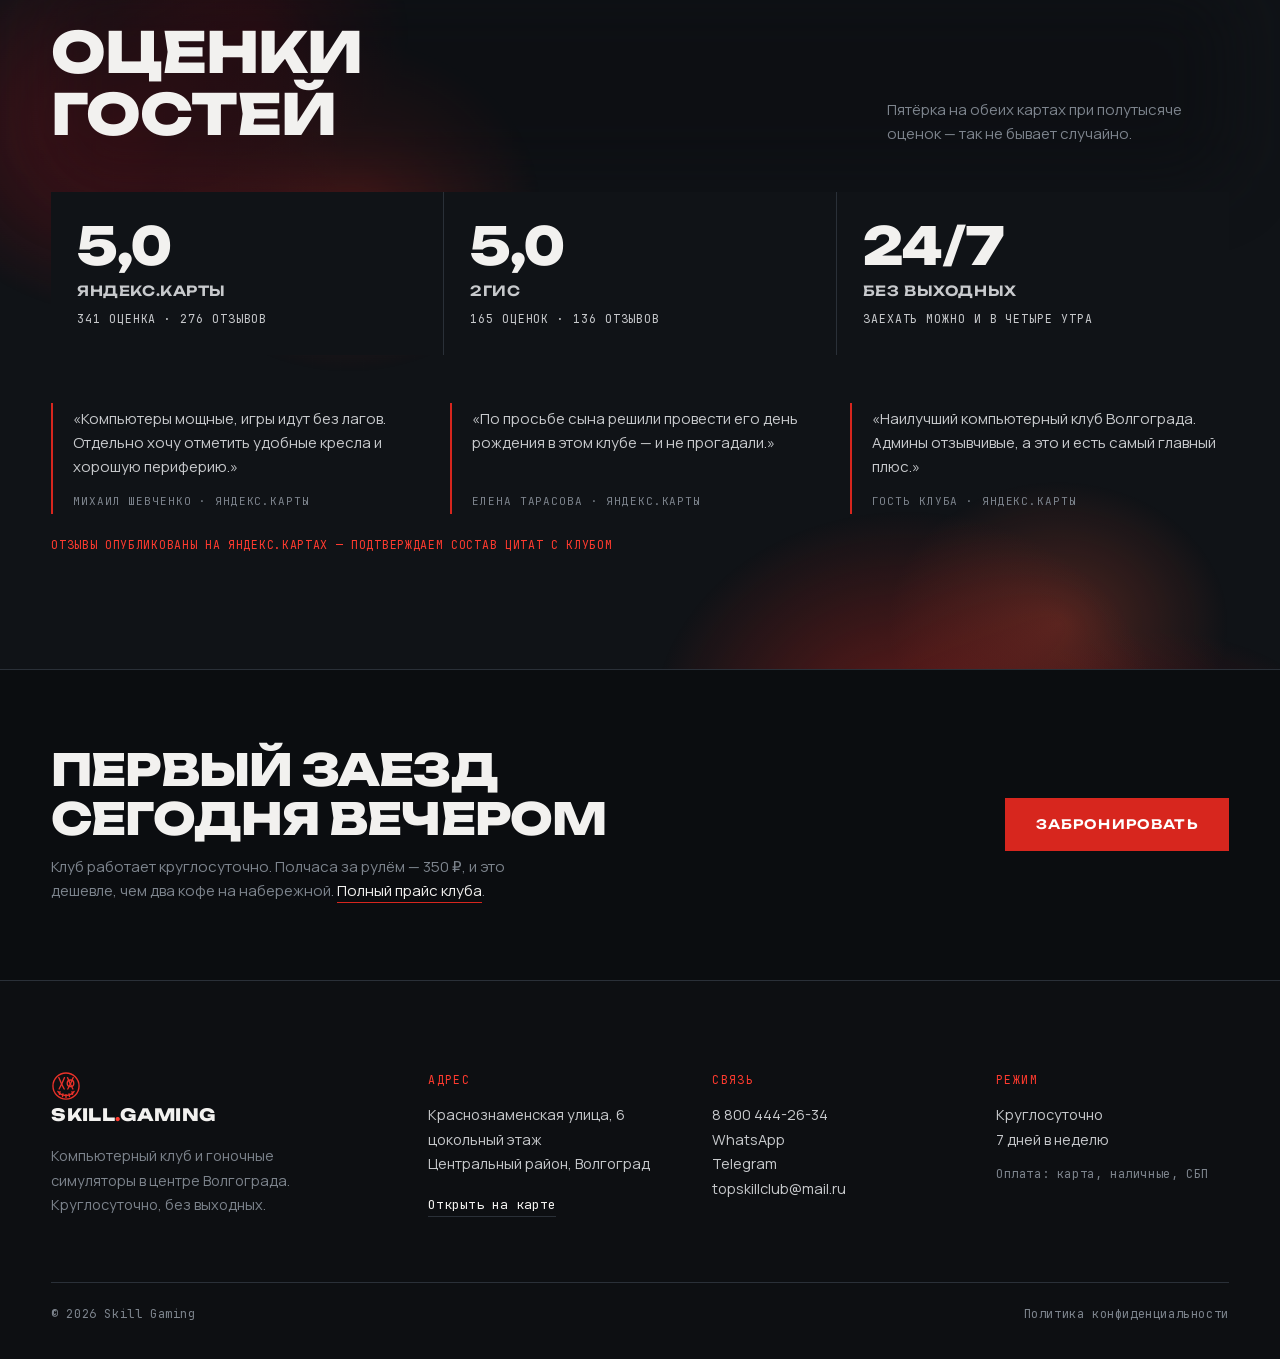
<file: simulators.html>
<!doctype html>
<html lang="ru">
<head>
<meta charset="utf-8">
<meta name="viewport" content="width=device-width, initial-scale=1">
<title>Автосимулятор и симрейсинг в Волгограде — Skill Gaming</title>
<meta name="description" content="Автосимулятор в центре Волгограда: руль MOZA с прямым приводом, три изогнутых экрана, секвентальная коробка. Заезд 30 минут — 350 ₽, час — 500 ₽. Круглосуточно.">
<meta name="theme-color" content="#101317">
<link rel="canonical" href="https://skillgaming.ru/simulators.html">
<meta property="og:type" content="website">
<meta property="og:title" content="Гоночные симуляторы Skill Gaming — Волгоград">
<meta property="og:description" content="Руль MOZA с прямым приводом, три изогнутых экрана, секвентальная коробка. 30 минут — 350 ₽, час — 500 ₽.">
<meta property="og:image" content="img/sim.webp">
<meta property="og:locale" content="ru_RU">
<link rel="icon" type="image/svg+xml" href="img/mark.svg">
<link rel="icon" type="image/png" sizes="64x64" href="img/favicon-64.png">
<link rel="icon" type="image/png" sizes="32x32" href="img/favicon-32.png">
<link rel="apple-touch-icon" href="img/apple-touch-icon.png">
<link rel="stylesheet" href="css/site.css?v=35">
</head>
<body>
<div class="aurora" aria-hidden="true"><div class="au-p au-p3"><i class="au-f au-f3"></i></div><div class="au-p au-p2"><i class="au-f au-f2"></i></div><div class="au-p au-p1"><i class="au-f au-f1"></i></div><div class="au-p au-p4"><i class="au-shape"><i class="au-comet"></i></i></div></div>

<div id="lights" aria-hidden="true"><i></i><i></i><i></i><i></i><i></i></div>
<div class="cursor" id="cursor" aria-hidden="true"></div>
<header id="hdr">
  <a class="logo" href="index.html" aria-label="Skill Gaming — на главную"><img class="mark" src="img/mark.svg" alt="" width="26" height="26">Skill<s>.</s>Gaming</a>
  <nav>
    <div class="nav-inner">
      <a href="index.html#rates"><i>01</i><span>Тарифы</span></a>
      <a href="index.html#zones"><i>02</i><span>Зоны</span></a>
      <a href="simulators.html"><i>03</i><span>Симуляторы</span></a>
      <a href="index.html#bar"><i>04</i><span>Бар</span></a>
      <a href="index.html#contacts"><i>05</i><span>Контакты</span></a>
      <div class="nav-foot">
        <a class="nav-tel" href="tel:88004442634">8 800 444-26-34</a>
        <div class="nav-soc">
          <a href="https://wa.me/79377074555" target="_blank" rel="noopener">WhatsApp</a>
          <a href="https://t.me/Top_Skill_Club" target="_blank" rel="noopener">Telegram</a>
          <a href="https://yandex.ru/maps/org/skill_gaming/54139655484/" target="_blank" rel="noopener">Карты</a>
        </div>
        <p>Краснознаменская, 6 · цокольный этаж · круглосуточно</p>
      </div>
    </div>
  </nav>
  <button class="burger" id="burger" aria-label="Меню" aria-expanded="false"><i></i><i></i></button>
  <a class="tel" href="tel:88004442634">8 800 444-26-34</a>
</header>
<main class="z">

  <section class="page-hero">
    <div class="eyebrow">Симрейсинг в центре Волгограда · от 350 ₽</div>
    <h1>Автосимулятор<br><em>и симрейсинг</em></h1>
    <p class="lead">Между «поиграть в гонки» и «поехать» — примерно та же разница, что между тренажёром в зале и настоящей штангой. Здесь машина сопротивляется: руль вырывает на поребрике, тормоз надо продавливать ногой, а не пальцем. Если нужен просто игровой компьютер — смотрите <a class="ilink" href="pc.html">ПК-залы и PlayStation 5</a>.</p>
    <div class="cta">
      <a class="btn" href="index.html#booking"><span>Забронировать заезд</span></a>
      <a class="btn ghost" href="#formats"><span>Форматы и компании</span></a>
    </div>
  </section>

  <section class="shot">
    <img src="img/sim.webp" alt="Гость за рулём кокпита Skill Racing: три изогнутых экрана, руль MOZA, ковш BRIDE">
    <p>Кокпит Skill Racing — два поста с триплами и рулём MOZA</p>
  </section>

  <section class="rig" id="rig">
    <div class="sec-top">
      <h2>Что стоит<br>в кокпите</h2>
      <p>Не «компьютер с рулём»: кокпит собран как тренажёр — жёсткая рама, нагрузочные педали, отдача на руле. Наведите на узел, чтобы найти его на схеме, а <a class="ilink" href="simulators.html">здесь — что чувствуешь за рулём</a>.</p>
    </div>

    <div class="rig-grid">
      <div class="blueprint">
        <svg viewBox="86 66 530 344" aria-label="Схема гоночного кокпита">
          <defs>
            <pattern id="grid" width="32" height="32" patternUnits="userSpaceOnUse">
              <path d="M32 0 H0 V32" fill="none" stroke="#20252C" stroke-width="1"/>
            </pattern>
          </defs>
          <rect x="-40" y="-40" width="760" height="520" fill="url(#grid)"/>
          <line class="bp-floor" x1="128" y1="345" x2="574" y2="345"/>

          <!-- 03 рама -->
          <g class="bp-part" data-part="rig">
            <rect class="bp-line" x="168" y="250" width="356" height="11" rx="2"/>
            <path class="bp-line" d="M180 261 L180 345 M512 261 L512 345 M180 300 L512 300"/>
            <path class="bp-line" d="M180 261 L146 345 M512 261 L548 345"/>
            <text class="bp-num" x="150" y="292">03</text>
          </g>

          <!-- 04 кресло -->
          <g class="bp-part" data-part="seat">
            <path class="bp-line" d="M214 250 L300 248 C309 248 312 242 310 236 L220 238 Z"/>
            <path class="bp-line" d="M220 238 L202 154 C200 143 208 135 219 136 L243 141 L258 232"/>
            <path class="bp-line" d="M206 160 L186 155"/>
            <text class="bp-num" x="176" y="132">04</text>
          </g>

          <!-- 01 руль -->
          <g class="bp-part" data-part="wheel">
            <line class="bp-line" x1="360" y1="250" x2="360" y2="216"/>
            <circle class="bp-line" cx="360" cy="186" r="30"/>
            <circle class="bp-line" cx="360" cy="186" r="8"/>
            <path class="bp-line" d="M338 168 L382 204 M382 168 L338 204"/>
            <text class="bp-num" x="360" y="138" text-anchor="middle">01</text>
          </g>

          <!-- 02 педали -->
          <g class="bp-part" data-part="pedals">
            <rect class="bp-line" x="392" y="242" width="76" height="8" rx="1"/>
            <path class="bp-line" d="M402 242 L416 214 M424 242 L438 214 M446 242 L460 214"/>
            <path class="bp-line" d="M413 214 L420 211 M435 214 L442 211 M457 214 L464 211"/>
            <text class="bp-num" x="392" y="272">02</text>
          </g>

          <!-- 05 три экрана -->
          <g class="bp-part" data-part="screen">
            <path class="bp-line" d="M300 96 L300 176"/>
            <rect class="bp-line" x="300" y="86" width="176" height="96" rx="3"/>
            <path class="bp-line" d="M476 86 L556 104 L556 190 L476 182 Z"/>
            <path class="bp-line" d="M300 86 L232 104 L232 190 L300 182"/>
            <path class="bp-line" d="M388 182 L388 250 M362 250 L414 250"/>
            <text class="bp-num" x="566" y="100">05</text>
          </g>

          <!-- 06 секвентальная коробка -->
          <g class="bp-part" data-part="shifter">
            <path class="bp-line" d="M470 250 L470 224 L462 216"/>
            <circle class="bp-line" cx="459" cy="212" r="6"/>
            <rect class="bp-line" x="452" y="250" width="36" height="7" rx="1"/>
            <text class="bp-num" x="498" y="212">06</text>
          </g>

          <g class="bp-dim">
            <line x1="146" y1="368" x2="556" y2="368"/>
            <path d="M146 363 L146 373 M556 363 L556 373"/>
            <text x="351" y="386" text-anchor="middle">ОДИН КОКПИТ · ОДИН ГОСТЬ</text>
          </g>
        </svg>
      </div>

      <ul class="rig-list">
        <li data-part="wheel">
          <i>01</i><b>Руль MOZA с прямым приводом</b>
          <span>Мотор передаёт снос, поребрик и вес машины прямо в руки — это не вибромоторчик, а усилие, которое приходится держать</span>
          <em>модель уточняем у клуба</em>
        </li>
        <li data-part="pedals">
          <i>02</i><b>Педальный узел</b>
          <span>Тормоз работает от усилия ноги, а не от глубины нажатия — как в настоящей машине</span>
          <em>тип уточняем у клуба</em>
        </li>
        <li data-part="rig">
          <i>03</i><b>Рама SKILL Racing</b>
          <span>Профильный кокпит с подсветкой: ничего не гуляет под нагрузкой, посадка одинаковая на первом и на сотом круге</span>
          <em>с фотографий клуба</em>
        </li>
        <li data-part="seat">
          <i>04</i><b>Ковшеобразное кресло</b>
          <span>Красный ковш держит корпус в поворотах и регулируется под рост</span>
          <em>с фотографий клуба</em>
        </li>
        <li data-part="screen">
          <i>05</i><b>Три изогнутых экрана</b>
          <span>Панорама вокруг головы: соперника видно боковым зрением, а не по стрелке на радаре</span>
          <em>с фотографий клуба</em>
        </li>
        <li data-part="shifter">
          <i>06</i><b>Секвентальная коробка</b>
          <span>Рычаг с фиксацией под правой рукой — переключаетесь как в раллийной машине, без подрулевых лепестков</span>
          <em>с фотографий клуба</em>
        </li>
      </ul>
    </div>
  </section>

  <section class="feel" id="feel">
    <div class="sec-top">
      <h2>Что вы<br>почувствуете</h2>
      <p>Четыре вещи, которых нет ни в одной гонке на геймпаде.</p>
    </div>
    <div class="feel-grid">
      <article>
        <span class="no">01</span>
        <h3>Руль сопротивляется</h3>
        <p>Прямой привод — это мотор, который держит руль против вас. Передний мост поехал в сторону — руки чувствуют это раньше, чем глаза увидят на экране.</p>
      </article>
      <article>
        <span class="no">02</span>
        <h3>Тормоз давит в ответ</h3>
        <p>Педаль реагирует на усилие ноги. Первые круги нога устаёт — это нормально, именно так работает тормоз в гоночной машине.</p>
      </article>
      <article>
        <span class="no">03</span>
        <h3>Соперник в боковом зрении</h3>
        <p>Три экрана закрывают периферию. Машину рядом видно краем глаза, а не по значку на радаре — обгоны перестают быть лотереей.</p>
      </article>
      <article>
        <span class="no">04</span>
        <h3>Рычаг под правой рукой</h3>
        <p>Секвентальная коробка: короткое движение вперёд-назад с щелчком. После неё лепестки на руле кажутся пресными.</p>
      </article>
    </div>
  </section>

  <section class="formats" id="formats">
    <div class="sec-top">
      <h2>Одному, вдвоём<br>или компанией</h2>
      <p>За рулём всегда один, но вечер обычно строят вокруг компании — остальные в это время занимают <a class="ilink" href="pc.html">ПК-зал</a>.</p>
    </div>
    <div class="fmt-grid">
      <article class="fmt">
        <h3>Соло-заезд</h3>
        <p>Полчаса на разогрев и несколько чистых кругов, час — чтобы попробовать две трассы или разные машины.</p>
        <div class="fmt-price"><b>350 ₽</b><span>30 минут</span></div>
        <div class="fmt-price"><b>500 ₽</b><span>час</span></div>
      </article>
      <article class="fmt">
        <h3>Дуэль</h3>
        <p>Двое по очереди в одном кокпите: один едет, второй смотрит время круга и готовит ответ. Проигравший обычно берёт ещё полчаса.</p>
        <div class="fmt-note">считается как обычное время в кокпите</div>
      </article>
      <article class="fmt">
        <h3>Компания</h3>
        <p>Мини-чемпионат: общая трасса, у каждого свои попытки, результат — в таблицу. Остальные в это время занимают ПК-зал рядом.</p>
        <div class="fmt-note">формат и цену подтверждаем у клуба</div>
      </article>
      <article class="fmt">
        <h3>День рождения и корпоратив</h3>
        <p>Заезды под ключ на компанию: время в кокпите, зона под стол, награждение самого быстрого.</p>
        <div class="fmt-note">пакеты уточняем у клуба</div>
      </article>
    </div>
  </section>

  <section class="tracks">
    <div class="sec-top">
      <h2>На чём<br>и где ехать</h2>
      <p>Точный список установленных симуляторов и трасс подтверждаем у клуба — ниже то, что обычно стоит на таких кокпитах.</p>
    </div>
    <div class="track-cols">
      <div>
        <h4>Симуляторы</h4>
        <ul class="dashed">
          <li>Assetto Corsa и Competizione</li>
          <li>BeamNG.drive</li>
          <li>iRacing</li>
          <li>Le Mans Ultimate</li>
        </ul>
        <span class="hint">список уточняется</span>
      </div>
      <div>
        <h4>Классика трасс</h4>
        <ul class="dashed">
          <li>Spa-Francorchamps</li>
          <li>Nürburgring Nordschleife</li>
          <li>Monza</li>
          <li>Suzuka</li>
        </ul>
        <span class="hint">зависит от установленных игр</span>
      </div>
      <div>
        <h4>Машины</h4>
        <ul class="dashed">
          <li>GT3 — самый частый выбор новичка</li>
          <li>Формулы — для тех, кто уже освоился</li>
          <li>Дрифт и городские заезды</li>
          <li>Раллийные, под секвентальную коробку</li>
        </ul>
        <span class="hint">зависит от установленных игр</span>
      </div>
    </div>
  </section>

  <section class="reviews">
    <div class="sec-top">
      <h2>Оценки<br>гостей</h2>
      <p>Пятёрка на обеих картах при полутысяче оценок — так не бывает случайно.</p>
    </div>

    <div class="score-row">
      <a class="score" href="https://yandex.ru/maps/org/skill_gaming/54139655484/reviews/" target="_blank" rel="noopener">
        <span class="score-val">5,0</span>
        <span class="score-src">Яндекс.Карты</span>
        <span class="score-cnt">341 оценка · 276 отзывов</span>
      </a>
      <a class="score" href="https://2gis.ru/volgograd/firm/70000001039947001" target="_blank" rel="noopener">
        <span class="score-val">5,0</span>
        <span class="score-src">2ГИС</span>
        <span class="score-cnt">165 оценок · 136 отзывов</span>
      </a>
      <div class="score plain">
        <span class="score-val">24/7</span>
        <span class="score-src">Без выходных</span>
        <span class="score-cnt">Заехать можно и в четыре утра</span>
      </div>
    </div>

    <div class="quotes">
      <figure>
        <blockquote>Компьютеры мощные, игры идут без лагов. Отдельно хочу отметить удобные кресла и хорошую периферию.</blockquote>
        <figcaption>Михаил Шевченко · Яндекс.Карты</figcaption>
      </figure>
      <figure>
        <blockquote>По просьбе сына решили провести его день рождения в этом клубе — и не прогадали.</blockquote>
        <figcaption>Елена Тарасова · Яндекс.Карты</figcaption>
      </figure>
      <figure>
        <blockquote>Наилучший компьютерный клуб Волгограда. Админы отзывчивые, а это и есть самый главный плюс.</blockquote>
        <figcaption>Гость клуба · Яндекс.Карты</figcaption>
      </figure>
    </div>
    <p class="disclaimer">Отзывы опубликованы на Яндекс.Картах — подтверждаем состав цитат с клубом</p>
  </section>

  <section class="cta-band">
    <div>
      <h2>Первый заезд<br>сегодня вечером</h2>
      <p>Клуб работает круглосуточно. Полчаса за рулём — 350 ₽, и это дешевле, чем два кофе на набережной. <a class="ilink" href="index.html#zones">Полный прайс клуба</a>.</p>
    </div>
    <a class="btn" href="index.html#booking"><span>Забронировать</span></a>
  </section>

<div class="mbar">
  <a class="mbar-btn" href="index.html#booking"><span>Забронировать заезд</span></a>
</div>
</main>
<footer id="contacts">
    <div class="foot-grid">
      <div>
        <a class="logo" href="index.html" aria-label="Skill Gaming — на главную"><img class="mark" src="img/mark.svg" alt="" width="26" height="26">Skill<s>.</s>Gaming</a>
        <p class="foot-lead">Компьютерный клуб и гоночные симуляторы в центре Волгограда. Круглосуточно, без выходных.</p>
      </div>
      <div>
        <h4>Адрес</h4>
        <p>Краснознаменская улица, 6<br>цокольный этаж<br>Центральный район, Волгоград</p>
        <a class="foot-link" href="https://yandex.ru/maps/org/skill_gaming/54139655484/" target="_blank" rel="noopener">Открыть на карте</a>
      </div>
      <div>
        <h4>Связь</h4>
        <p>
          <a href="tel:88004442634">8 800 444-26-34</a><br>
          <a href="https://wa.me/79377074555" target="_blank" rel="noopener">WhatsApp</a><br>
          <a href="https://t.me/Top_Skill_Club" target="_blank" rel="noopener">Telegram</a><br>
          <a href="mailto:topskillclub@mail.ru">topskillclub@mail.ru</a>
        </p>
      </div>
      <div>
        <h4>Режим</h4>
        <p>Круглосуточно<br>7 дней в неделю</p>
        <p class="foot-small">Оплата: карта, наличные, СБП</p>
      </div>
    </div>
    <div class="foot-bottom">
      <span>© 2026 Skill Gaming</span>
      <a class="foot-small" href="privacy.html">Политика конфиденциальности</a>
    </div>
  </footer>
<script src="js/site.js?v=35" defer></script>
</body>
</html>
</file>
<file: css/site.css>
/* ================= Шрифты ================= */
@font-face{font-family:Unbounded;src:url("../fonts/unbounded-800-cyr.woff2") format("woff2");unicode-range:U+0400-045F,U+0490-0491;font-weight:800;font-display:swap}
@font-face{font-family:Unbounded;src:url("../fonts/unbounded-800-lat.woff2") format("woff2");unicode-range:U+0000-00FF;font-weight:800;font-display:swap}
@font-face{font-family:Unbounded;src:url("../fonts/unbounded-600-cyr.woff2") format("woff2");unicode-range:U+0400-045F,U+0490-0491;font-weight:600;font-display:swap}
@font-face{font-family:Unbounded;src:url("../fonts/unbounded-600-lat.woff2") format("woff2");unicode-range:U+0000-00FF;font-weight:600;font-display:swap}
@font-face{font-family:Manrope;src:url("../fonts/manrope/manrope-regular.woff2") format("woff2");font-weight:400;font-display:swap}
@font-face{font-family:Manrope;src:url("../fonts/manrope/manrope-medium.woff2") format("woff2");font-weight:500;font-display:swap}
@font-face{font-family:Manrope;src:url("../fonts/manrope/manrope-bold.woff2") format("woff2");font-weight:700;font-display:swap}
@font-face{font-family:"JetBrains Mono";src:url("../fonts/jetbrains-mono/jetbrains-mono-regular.woff2") format("woff2");font-weight:400;font-display:swap}
@font-face{font-family:"JetBrains Mono";src:url("../fonts/jetbrains-mono/jetbrains-mono-medium.woff2") format("woff2");font-weight:500;font-display:swap}

/* ================= Токены ================= */
:root{
  --graphite-900:#0B0D10;
  --graphite-800:#101317;
  --graphite-700:#171B20;
  --graphite-600:#1E232A;
  --concrete-500:#2A3038;
  --concrete-300:#7D848D;
  --concrete-100:#C7C9CC;
  --white:#F2F1EF;
  --red:#D7261E;
  --red-hot:#FF3B2F;
  --red-glow:rgba(215,38,30,.22);

  --font-display:Unbounded,"Arial Black",sans-serif;
  --font-text:Manrope,-apple-system,"Segoe UI",sans-serif;
  --font-mono:"JetBrains Mono",ui-monospace,monospace;

  --ease-out:cubic-bezier(.16,1,.3,1);
  --ease-race:cubic-bezier(.7,0,.2,1);
}

*{box-sizing:border-box}
button{font:inherit;color:inherit;background:none}
html{scroll-behavior:smooth}
body{
  margin:0;background:var(--graphite-800);color:var(--white);
  font-family:var(--font-text);font-size:16px;line-height:1.6;
  overflow-x:hidden;-webkit-font-smoothing:antialiased;
}
body::before{
  content:"";position:fixed;inset:0;z-index:1;pointer-events:none;opacity:.05;
  background-image:url("data:image/svg+xml,%3Csvg xmlns='http://www.w3.org/2000/svg' width='180' height='180'%3E%3Cfilter id='n'%3E%3CfeTurbulence type='fractalNoise' baseFrequency='.8' numOctaves='4'/%3E%3C/filter%3E%3Crect width='180' height='180' filter='url(%23n)'/%3E%3C/svg%3E");
}
.z{position:relative;z-index:1}

/* ================= Светофор старта ================= */
#lights{
  position:fixed;inset:0;z-index:200;background:var(--graphite-900);
  display:flex;align-items:center;justify-content:center;gap:18px;
  transition:opacity .5s var(--ease-out),visibility .5s;
}
#lights.off{opacity:0;visibility:hidden}
#lights i{
  width:clamp(26px,5vw,46px);height:clamp(26px,5vw,46px);border-radius:50%;
  background:var(--graphite-600);border:1px solid var(--concrete-500);
  transition:background .12s linear,box-shadow .12s linear;
}
#lights i.on{background:var(--red);box-shadow:0 0 28px var(--red-glow),inset 0 0 10px rgba(0,0,0,.4)}

/* ================= Шапка ================= */
header{
  position:fixed;top:0;left:0;right:0;z-index:80;
  display:flex;align-items:center;gap:28px;
  padding:18px clamp(18px,4vw,54px);
  border-bottom:1px solid transparent;transition:.3s var(--ease-out);
}
header.stuck{background:rgba(11,13,16,.88);backdrop-filter:blur(12px);border-bottom-color:var(--concrete-500)}
.logo{
  display:inline-flex;align-items:center;gap:11px;
  font-family:var(--font-display);font-weight:800;font-size:17px;
  letter-spacing:.02em;text-transform:uppercase;margin-right:auto;
  color:var(--white);text-decoration:none;border-bottom:0!important;
  transition:color .25s;
}
.logo:hover{color:var(--white)}
.logo:hover s{color:var(--white)}
.logo:focus-visible{outline:2px solid var(--red-hot);outline-offset:4px}
footer .logo{margin-right:0;display:inline-block}
.logo s{text-decoration:none;color:var(--red-hot)}
nav{display:flex;gap:26px}
nav a{
  color:var(--concrete-300);text-decoration:none;font-size:13px;
  letter-spacing:.08em;text-transform:uppercase;font-weight:500;
  position:relative;padding:4px 0;transition:color .2s;
}
nav a::after{
  content:"";position:absolute;left:0;right:100%;bottom:0;height:1px;
  background:var(--red);transition:right .35s var(--ease-out);
}
nav a:hover{color:var(--white)}
nav a:hover::after{right:0}
nav a.on{color:var(--white)}
nav a.on::after{right:0}
.tel{
  font-family:var(--font-mono);font-size:13px;color:var(--white);
  text-decoration:none;letter-spacing:.02em;
}
.burger{
  display:none;width:42px;height:34px;border:1px solid var(--concrete-500);background:transparent;
  cursor:pointer;position:relative;border-radius:2px;
}
.burger i{
  position:absolute;left:11px;right:11px;height:1.5px;background:var(--white);
  transition:transform .35s var(--ease-out),opacity .25s;
}
.burger i:nth-child(1){top:13px}
.burger i:nth-child(2){top:19px}
.burger[aria-expanded="true"] i:nth-child(1){transform:translateY(3px) rotate(45deg)}
.burger[aria-expanded="true"] i:nth-child(2){transform:translateY(-3px) rotate(-45deg)}
.burger:focus-visible{outline:2px solid var(--red-hot);outline-offset:2px}

/* ================= Кнопки ================= */
.btn{
  display:inline-flex;align-items:center;gap:12px;
  padding:15px 30px;border:1px solid var(--red);background:var(--red);color:#fff;
  font-family:var(--font-display);font-weight:600;font-size:13px;
  letter-spacing:.09em;text-transform:uppercase;text-decoration:none;cursor:pointer;
  position:relative;overflow:hidden;transition:color .25s;
}
.btn span{position:relative;z-index:1}
.btn::before{
  content:"";position:absolute;inset:0;background:var(--graphite-900);
  transform:translateY(101%);transition:transform .4s var(--ease-race);
}
.btn:hover::before{transform:translateY(0)}
.btn.ghost{background:transparent;border-color:var(--concrete-500);color:var(--concrete-100)}
.btn.ghost::before{background:var(--white)}
.btn.ghost:hover{color:var(--graphite-900)}
.btn:focus-visible{outline:2px solid var(--red-hot);outline-offset:3px}

/* ================= Первый экран ================= */
.hero{
  min-height:100svh;display:grid;
  grid-template-columns:minmax(0,1.05fr) minmax(0,.95fr);
  align-items:center;gap:40px;
  padding:120px clamp(18px,4vw,54px) 60px;
}
.eyebrow{
  font-family:var(--font-mono);font-size:11.5px;letter-spacing:.24em;
  text-transform:uppercase;color:var(--red-hot);
  display:flex;align-items:center;gap:12px;margin-bottom:26px;
}
.eyebrow::before{content:"";width:38px;height:1px;background:var(--red)}

h1{
  font-family:var(--font-display);font-weight:800;
  font-size:clamp(34px,5vw,86px);line-height:.95;letter-spacing:-.025em;
  text-transform:uppercase;margin:0 0 26px;
}
h1 .line{display:block;overflow:hidden}
h1 .line i{display:block;font-style:normal;transform:translateY(105%)}
.ready h1 .line i{transform:translateY(0);transition:transform .95s var(--ease-out)}
.ready h1 .line:nth-child(2) i{transition-delay:.09s}
.ready h1 .line:nth-child(3) i{transition-delay:.18s}
h1 em{font-style:normal;color:var(--red-hot)}

.lead{
  max-width:52ch;color:var(--concrete-100);font-size:clamp(15px,1.3vw,18px);
  margin:0 0 34px;opacity:0;transform:translateY(14px);
}
.ready .lead{opacity:1;transform:none;transition:opacity .8s .35s var(--ease-out),transform .8s .35s var(--ease-out)}
.cta{display:flex;gap:14px;flex-wrap:wrap;opacity:0;transform:translateY(14px)}
.ready .cta{opacity:1;transform:none;transition:opacity .8s .45s var(--ease-out),transform .8s .45s var(--ease-out)}

.specs{
  display:flex;flex-wrap:wrap;gap:0;margin-top:46px;
  border-top:1px solid var(--concrete-500);opacity:0;
}
.ready .specs{opacity:1;transition:opacity 1s .6s var(--ease-out)}
.specs div{padding:16px 26px 0 0;margin-right:26px;border-right:1px solid var(--concrete-500)}
.specs div:last-child{border-right:0}
.specs b{
  display:block;font-family:var(--font-display);font-weight:600;font-size:19px;
  letter-spacing:-.01em;margin-bottom:3px;
}
.specs span{
  font-family:var(--font-mono);font-size:10.5px;letter-spacing:.16em;
  text-transform:uppercase;color:var(--concrete-300);
}

/* ================= Сцена: трасса и тахометр ================= */
.scene{position:relative;aspect-ratio:1/1;max-height:78vh;justify-self:center;width:100%}
.scene svg{width:100%;height:100%;overflow:visible}
.track-bed{fill:none;stroke:var(--concrete-500);stroke-width:14;stroke-linecap:round}
.track-line{fill:none;stroke:var(--graphite-900);stroke-width:12;stroke-linecap:round}
.track-live{fill:none;stroke:var(--red);stroke-width:3;stroke-linecap:round}
.car{fill:var(--white)}
.sector{font-family:var(--font-mono);font-size:9px;letter-spacing:.14em;fill:var(--concrete-300);text-transform:uppercase}

.rpm{position:absolute;right:0;bottom:0;width:31%;max-width:176px;aspect-ratio:1/1}
.rpm-bg{fill:var(--graphite-800);stroke:var(--concrete-500);stroke-width:1}
.rpm-arc{fill:none;stroke:var(--concrete-500);stroke-width:2}
.rpm-fill{fill:none;stroke:var(--red);stroke-width:3;stroke-linecap:round}
.rpm-tick{stroke:var(--concrete-300);stroke-width:1.5}
.rpm-needle{stroke:var(--white);stroke-width:2.5;stroke-linecap:round}
.rpm-val{font-family:var(--font-mono);font-size:13px;fill:var(--white);text-anchor:middle}
.rpm-lbl{font-family:var(--font-mono);font-size:7px;letter-spacing:.2em;fill:var(--concrete-300);text-anchor:middle}

.hud{
  position:absolute;left:0;top:-2%;display:grid;gap:14px;
  font-family:var(--font-mono);font-size:11px;letter-spacing:.1em;
  text-transform:uppercase;color:var(--concrete-300);
}
.hud div{display:flex;align-items:baseline;gap:10px}
.hud b{color:var(--white);font-weight:400;font-size:15px;font-variant-numeric:tabular-nums}

/* ================= Зоны ================= */
.zones{padding:clamp(60px,9vw,130px) clamp(18px,4vw,54px)}
.sec-top{
  display:grid;grid-template-columns:minmax(0,1fr) minmax(0,38ch);
  gap:30px;align-items:end;margin-bottom:46px;
}
.sec-top h2{
  font-family:var(--font-display);font-weight:800;
  font-size:clamp(26px,4.4vw,58px);line-height:1;letter-spacing:-.02em;
  text-transform:uppercase;margin:0;
}
.sec-top p{color:var(--concrete-300);max-width:38ch;margin:0;font-size:15px}
@media (max-width:900px){.sec-top{grid-template-columns:1fr;gap:16px}}

.cards{display:grid;grid-template-columns:repeat(auto-fit,minmax(280px,1fr));gap:1px;background:var(--concrete-500)}
.card{
  background:var(--graphite-700);padding:34px 30px 30px;position:relative;
  display:flex;flex-direction:column;
  overflow:hidden;transition:background .4s var(--ease-out);
  opacity:0;transform:translateY(26px);
}
.card.in{opacity:1;transform:none;transition:opacity .8s var(--ease-out),transform .8s var(--ease-out),background .4s}
.card:nth-child(2).in{transition-delay:.1s}
.card:nth-child(3).in{transition-delay:.2s}
.card:nth-child(4).in{transition-delay:.3s}
.card::before{
  content:"";position:absolute;left:0;top:0;bottom:0;width:2px;background:var(--red);
  transform:scaleY(0);transform-origin:bottom;transition:transform .5s var(--ease-race);z-index:2;
}
.card:hover{background:var(--graphite-600)}
.card:hover::before{transform:scaleY(1)}
.card img{
  height:210px;object-fit:cover;display:block;margin:-34px -30px 24px;
  width:calc(100% + 60px);filter:grayscale(.35) contrast(1.05);
  transition:filter .5s var(--ease-out);
}
.card:hover img{filter:grayscale(0) contrast(1.05)}
.card-body{display:flex;flex-direction:column;flex:1}
.card .no{
  font-family:var(--font-mono);font-size:11px;letter-spacing:.2em;color:var(--concrete-300);
  display:block;margin-bottom:20px;
}
.card h3{
  font-family:var(--font-display);font-weight:600;font-size:23px;
  text-transform:uppercase;letter-spacing:-.01em;margin:0 0 14px;
}
.card ul{list-style:none;margin:0 0 26px;padding:0;display:grid;gap:8px}
.card li{font-size:14px;color:var(--concrete-100);display:flex;gap:10px}
.card li::before{content:"";width:5px;height:5px;background:var(--red);margin-top:8px;flex:none}
.price{
  display:flex;align-items:baseline;gap:8px;margin-top:auto;flex-wrap:wrap;
  border-top:1px solid var(--concrete-500);padding-top:18px;
}
.price b{
  font-family:var(--font-display);font-weight:800;font-size:30px;letter-spacing:-.02em;
  font-variant-numeric:tabular-nums;
}
.price span{font-family:var(--font-mono);font-size:11px;letter-spacing:.14em;color:var(--concrete-300);text-transform:uppercase;white-space:nowrap}
.price u{
  text-decoration:none;margin-left:auto;font-family:var(--font-mono);font-size:10.5px;
  letter-spacing:.1em;text-transform:uppercase;color:var(--red-hot);white-space:nowrap;
}
@media (max-width:1500px){.price u{margin-left:0;flex-basis:100%;margin-top:8px}}
.draft{
  margin-top:10px;font-family:var(--font-mono);font-size:10px;letter-spacing:.12em;
  color:var(--red-hot);text-transform:uppercase;
}

/* ================= Прайс ================= */
.rates{margin-top:clamp(40px,6vw,80px)}
.rates-head{display:flex;align-items:baseline;gap:20px;flex-wrap:wrap;margin-bottom:20px}
.rates-head h3{
  font-family:var(--font-display);font-weight:600;font-size:clamp(18px,2.4vw,26px);
  text-transform:uppercase;letter-spacing:-.01em;margin:0;margin-right:auto;
}
.cashback{
  font-family:var(--font-mono);font-size:11px;letter-spacing:.14em;text-transform:uppercase;
  color:#fff;background:var(--red);padding:7px 14px;
}
.rates-scroll{overflow-x:auto;overflow-y:hidden;max-width:1080px}
.rates table{width:100%;border-collapse:collapse;min-width:520px}
.rates th,.rates td{
  text-align:left;padding:14px 18px;border-bottom:1px solid var(--concrete-500);
  font-variant-numeric:tabular-nums;font-size:15px;
}
.rates th{
  font-family:var(--font-mono);font-size:10.5px;letter-spacing:.16em;text-transform:uppercase;
  color:var(--concrete-300);font-weight:400;border-bottom-color:var(--concrete-300);
}
.rates td:first-child{color:var(--concrete-300);font-size:14px}
.rates tbody tr:hover td{background:var(--graphite-700)}
.disclaimer{
  margin-top:22px;font-family:var(--font-mono);font-size:10.5px;letter-spacing:.12em;
  text-transform:uppercase;color:var(--red-hot);opacity:.85;
}

/* ================= Лента кадров ================= */
.strip{padding:0 clamp(18px,4vw,54px) clamp(50px,7vw,100px)}
.strip-grid{display:grid;grid-template-columns:repeat(4,1fr);gap:2px}
.strip-grid img{width:100%;height:clamp(140px,17vw,240px);object-fit:cover;display:block;filter:grayscale(.4);transition:filter .5s}
.strip-grid img:hover{filter:grayscale(0)}
.strip p{
  margin:14px 0 0;font-family:var(--font-mono);font-size:10.5px;letter-spacing:.12em;
  text-transform:uppercase;color:var(--concrete-300);
}

/* ================= Анатомия поста ================= */
.rig{padding:clamp(60px,9vw,130px) clamp(18px,4vw,54px);border-top:1px solid var(--concrete-500)}
.rig-grid{display:grid;grid-template-columns:minmax(0,1.15fr) minmax(0,.85fr);gap:clamp(24px,4vw,64px);align-items:center}
.blueprint{background:var(--graphite-900);border:1px solid var(--concrete-500);padding:10px}
.blueprint svg{width:100%;height:auto;display:block}
.bp-line{fill:none;stroke:var(--concrete-300);stroke-width:2;stroke-linecap:round;stroke-linejoin:round;transition:stroke .3s var(--ease-out)}
.bp-floor{stroke:var(--concrete-500);stroke-width:2;stroke-dasharray:6 7}
.bp-part.hot .bp-line{stroke:var(--red-hot);stroke-width:2.6}
.bp-dim line,.bp-dim path{stroke:var(--concrete-500);stroke-width:1;fill:none}
.bp-dim text{font-family:var(--font-mono);font-size:10px;letter-spacing:.16em;fill:var(--concrete-300)}
.bp-num{font-family:var(--font-mono);font-size:11px;letter-spacing:.1em;fill:var(--concrete-300);transition:fill .3s}
.bp-part.hot .bp-num{fill:var(--red-hot)}

.rig-list{list-style:none;margin:0;padding:0;display:grid}
.rig-list li{
  padding:20px 0 20px 34px;border-top:1px solid var(--concrete-500);
  position:relative;
}
.rig-list li:last-child{border-bottom:1px solid var(--concrete-500)}
.rig-list li::before{
  content:"";position:absolute;left:0;top:26px;width:22px;height:1px;background:var(--concrete-300);
  transform:scaleX(.36);transform-origin:left;
  transition:transform .3s var(--ease-out),background .3s;
}
.rig-list li>i,.rig-list li>b,.rig-list li>span,.rig-list li>em{
  transform:translateX(-12px);transition:transform .3s var(--ease-out),color .3s;
}
.rig-list li:hover>i,.rig-list li:hover>b,.rig-list li:hover>span,.rig-list li:hover>em{transform:none}
.rig-list li:hover::before{transform:scaleX(1);background:var(--red)}
.rig-list i{
  font-style:normal;font-family:var(--font-mono);font-size:10.5px;letter-spacing:.16em;
  color:var(--concrete-300);display:block;margin-bottom:8px;transition:color .3s;
}
.rig-list li:hover i{color:var(--red-hot)}
.rig-list b{
  display:block;font-family:var(--font-display);font-weight:600;font-size:16px;
  text-transform:uppercase;letter-spacing:-.005em;margin-bottom:6px;
}
.rig-list span{display:block;color:var(--concrete-300);font-size:14px;line-height:1.5}
.rig-list em{
  display:block;margin-top:8px;font-style:normal;font-family:var(--font-mono);
  font-size:9.5px;letter-spacing:.14em;text-transform:uppercase;color:var(--red-hot);opacity:.8;
}

/* ================= Сценарий заезда ================= */
.flow{padding:clamp(60px,9vw,130px) clamp(18px,4vw,54px);border-top:1px solid var(--concrete-500)}
.steps{list-style:none;margin:0;padding:0;position:relative;display:grid;gap:0}
.steps::before{content:"";position:absolute;left:7px;top:14px;bottom:40px;width:1px;background:var(--concrete-500)}
.steps::after{
  content:"";position:absolute;left:7px;top:14px;width:1px;background:var(--red);
  height:calc(100% - 54px);transform:scaleY(var(--flow,0));transform-origin:top;
  transition:transform .2s linear;
}
.steps li{
  display:grid;grid-template-columns:60px minmax(0,1fr);gap:clamp(16px,3vw,48px);
  padding:26px 0;position:relative;border-top:1px solid var(--concrete-500);
}
.steps li:first-child{border-top:0}
.steps li::before{
  content:"";position:absolute;left:3px;top:36px;width:9px;height:9px;background:var(--graphite-800);
  border:1px solid var(--concrete-300);border-radius:50%;transition:.4s var(--ease-out);
}
.steps li.done::before{background:var(--red);border-color:var(--red)}
.step-no{
  font-family:var(--font-mono);font-size:11px;letter-spacing:.18em;color:var(--concrete-300);
  padding-left:28px;padding-top:6px;
}
.step-body{display:grid;grid-template-columns:minmax(0,1fr) auto;gap:8px 30px;align-items:start}
.step-body h3{
  font-family:var(--font-display);font-weight:600;font-size:clamp(19px,2.2vw,26px);
  text-transform:uppercase;letter-spacing:-.01em;margin:0;grid-column:1;
}
.step-body p{margin:0;color:var(--concrete-100);max-width:60ch;grid-column:1;font-size:15px}
.step-meta{
  grid-column:2;grid-row:1/3;font-family:var(--font-mono);font-size:10.5px;letter-spacing:.14em;
  text-transform:uppercase;color:var(--red-hot);white-space:nowrap;padding-top:6px;
}

/* ================= Возражения ================= */
.doubts{padding:clamp(60px,9vw,130px) clamp(18px,4vw,54px);border-top:1px solid var(--concrete-500)}
.doubt-grid{display:grid;gap:0;border-top:1px solid var(--concrete-500)}
.doubt-grid details{border-bottom:1px solid var(--concrete-500)}
.doubt-grid summary{
  list-style:none;cursor:pointer;padding:22px 44px 22px 0;position:relative;
  font-family:var(--font-display);font-weight:600;font-size:clamp(15px,1.7vw,19px);
  text-transform:uppercase;letter-spacing:-.005em;transition:color .25s;
}
.doubt-grid summary::-webkit-details-marker{display:none}
.doubt-grid summary::after{
  content:"";position:absolute;right:8px;top:50%;width:13px;height:13px;margin-top:-7px;
  border-right:1.5px solid var(--concrete-300);border-bottom:1.5px solid var(--concrete-300);
  transform:rotate(45deg) translateY(-3px);transition:transform .35s var(--ease-out),border-color .25s;
}
.doubt-grid details[open] summary::after{transform:rotate(225deg) translateY(-3px);border-color:var(--red)}
.doubt-grid summary:hover{color:var(--red-hot)}
.doubt-grid p{margin:0 0 26px;color:var(--concrete-100);max-width:78ch;font-size:15px}

/* ================= Бронь ================= */
.booking{
  padding:clamp(60px,9vw,130px) clamp(18px,4vw,54px);
  border-top:1px solid var(--concrete-500);background:var(--graphite-900);
}
.book-grid{display:grid;grid-template-columns:minmax(0,.85fr) minmax(0,1.15fr);gap:clamp(28px,5vw,80px);align-items:start}
.book-intro h2{
  font-family:var(--font-display);font-weight:800;font-size:clamp(28px,4.2vw,54px);
  line-height:1;letter-spacing:-.02em;text-transform:uppercase;margin:0 0 20px;
}
.book-intro p{color:var(--concrete-100);max-width:44ch;margin:0 0 28px}
.book-contacts{display:flex;flex-direction:column;gap:10px}
.book-contacts a{
  color:var(--white);text-decoration:none;font-family:var(--font-mono);font-size:14px;
  border-bottom:1px solid var(--concrete-500);padding-bottom:8px;width:fit-content;
  transition:border-color .25s,color .25s;
}
.book-contacts a:hover{color:var(--red-hot);border-color:var(--red)}

.book-form{display:grid;gap:16px}
.zone-pick{display:grid;grid-template-columns:repeat(4,1fr);gap:1px;background:var(--concrete-500);margin-bottom:6px}
.zone-pick label{position:relative;background:var(--graphite-800);cursor:pointer}
.zone-pick input{position:absolute;opacity:0;inset:0;cursor:pointer}
.zone-pick span{
  display:block;padding:14px 8px;text-align:center;
  font-family:var(--font-display);font-weight:600;font-size:12px;
  letter-spacing:.08em;text-transform:uppercase;color:var(--concrete-300);
  transition:background .25s,color .25s;
}
.zone-pick input:checked + span{background:var(--red);color:#fff}
.zone-pick input:focus-visible + span{outline:2px solid var(--red-hot);outline-offset:-2px}

.row2{display:grid;grid-template-columns:1fr 1fr;gap:16px}
.fld{display:grid;gap:7px}
.fld span{
  font-family:var(--font-mono);font-size:10.5px;letter-spacing:.16em;
  text-transform:uppercase;color:var(--concrete-300);
}
.fld input{
  background:var(--graphite-800);border:1px solid var(--concrete-500);color:var(--white);
  padding:13px 14px;font-family:var(--font-text);font-size:15px;border-radius:2px;
  transition:border-color .2s,background .2s;width:100%;
}
.fld input::placeholder{color:#5C636C}
.fld input:focus{outline:none;border-color:var(--red);background:var(--graphite-700)}
.fld input:focus-visible{outline:2px solid var(--red-hot);outline-offset:1px}
.fld input.bad{border-color:var(--red-hot)}
.fld input[type=date],.fld input[type=time]{color-scheme:dark}

.agree{display:flex;gap:12px;align-items:flex-start;font-size:13.5px;color:var(--concrete-300);margin-top:4px}
.agree input{margin-top:3px;accent-color:var(--red);width:17px;height:17px;flex:none}
.agree a{color:var(--concrete-100)}
.book-form .btn{justify-self:start;margin-top:6px}
.form-note{
  margin:0;font-family:var(--font-mono);font-size:10.5px;letter-spacing:.1em;
  text-transform:uppercase;color:var(--concrete-300);
}
.form-note.err{color:var(--red-hot)}

/* ================= Отзывы ================= */
.proof{padding:clamp(50px,8vw,110px) clamp(18px,4vw,54px);border-top:1px solid var(--concrete-500)}
.proof-grid{display:grid;grid-template-columns:repeat(auto-fit,minmax(200px,1fr));gap:1px;background:var(--concrete-500)}
.proof-card{
  background:var(--graphite-800);padding:28px 26px 26px;text-decoration:none;
  display:flex;flex-direction:column;gap:10px;transition:background .35s var(--ease-out);
}
.proof-card:hover{background:var(--graphite-700)}
.proof-val{
  font-family:var(--font-display);font-weight:800;font-size:34px;letter-spacing:-.02em;
  color:var(--white);font-variant-numeric:tabular-nums;transition:color .3s;
}
.proof-card:hover .proof-val{color:var(--red-hot)}
.proof-lbl{
  font-family:var(--font-mono);font-size:10.5px;letter-spacing:.14em;text-transform:uppercase;
  color:var(--concrete-300);
}

/* ================= Проезд ================= */
.route{padding:clamp(50px,8vw,110px) clamp(18px,4vw,54px);border-top:1px solid var(--concrete-500)}
.route-grid{display:grid;grid-template-columns:minmax(0,1fr) minmax(0,.9fr);gap:clamp(24px,4vw,64px);align-items:center}
.route h2{
  font-family:var(--font-display);font-weight:800;font-size:clamp(24px,3.6vw,46px);
  line-height:1.02;letter-spacing:-.02em;text-transform:uppercase;margin:0 0 24px;
}
.route h2 em{font-style:normal;color:var(--red-hot)}
.route-list{max-width:52ch;margin-bottom:24px}
.route-links{display:flex;gap:10px;flex-wrap:wrap}
.route-links a{
  border:1px solid var(--concrete-500);padding:11px 20px;text-decoration:none;color:var(--concrete-100);
  font-family:var(--font-mono);font-size:12px;letter-spacing:.08em;transition:.25s;
}
.route-links a:hover{border-color:var(--red);color:var(--white)}
.route-shot img{width:100%;height:clamp(220px,30vw,360px);object-fit:cover;display:block;filter:grayscale(.3)}
.route-shot span{
  display:block;margin-top:10px;font-family:var(--font-mono);font-size:10px;
  letter-spacing:.12em;text-transform:uppercase;color:var(--concrete-300);
}

/* ================= Подвал ================= */
footer{
  padding:clamp(50px,7vw,90px) clamp(18px,4vw,54px) 34px;
  border-top:1px solid var(--concrete-500);
}
.foot-grid{display:grid;grid-template-columns:1.4fr repeat(3,1fr);gap:clamp(24px,4vw,60px)}
.foot-lead{color:var(--concrete-300);max-width:34ch;font-size:14.5px;margin:16px 0 0}
footer h4{
  font-family:var(--font-mono);font-size:10.5px;letter-spacing:.18em;text-transform:uppercase;
  color:var(--red-hot);margin:0 0 14px;font-weight:400;
}
footer p{margin:0 0 12px;color:var(--concrete-100);font-size:14.5px;line-height:1.7}
footer a{color:var(--concrete-100);text-decoration:none;border-bottom:1px solid transparent;transition:.2s}
footer a:hover{color:var(--white);border-bottom-color:var(--red)}
.foot-link{display:inline-block;margin-top:6px;font-family:var(--font-mono);font-size:12px;color:var(--white)!important;border-bottom:1px solid var(--concrete-500)!important}
.foot-small{font-family:var(--font-mono);font-size:11px;letter-spacing:.08em;color:var(--concrete-300)}
.foot-bottom{
  display:flex;justify-content:space-between;gap:20px;flex-wrap:wrap;
  margin-top:clamp(34px,5vw,64px);padding-top:22px;border-top:1px solid var(--concrete-500);
  font-family:var(--font-mono);font-size:11px;letter-spacing:.08em;color:var(--concrete-300);
}

/* ================= Внутренние страницы ================= */
.page-hero{
  padding:clamp(110px,13vw,170px) clamp(18px,4vw,54px) clamp(34px,5vw,56px);
  max-width:1180px;
}
.page-hero.narrow{max-width:820px}
.page-hero.narrow h1{font-size:clamp(26px,4vw,48px);overflow-wrap:anywhere}
.page-hero h1{
  font-family:var(--font-display);font-weight:800;
  font-size:clamp(34px,6vw,84px);line-height:.95;letter-spacing:-.025em;
  text-transform:uppercase;margin:0 0 24px;
}
.page-hero h1 em{font-style:normal;color:var(--red-hot)}
.page-hero .lead{opacity:1;transform:none;margin-bottom:32px}
.page-hero .cta{opacity:1;transform:none}

.shot{padding:0 clamp(18px,4vw,54px) clamp(50px,7vw,90px)}
.shot img{width:100%;max-height:64vh;object-fit:cover;display:block;filter:grayscale(.25) contrast(1.05)}
.shot p{
  margin:12px 0 0;font-family:var(--font-mono);font-size:10.5px;letter-spacing:.12em;
  text-transform:uppercase;color:var(--concrete-300);
}

.feel{padding:clamp(50px,8vw,110px) clamp(18px,4vw,54px);border-top:1px solid var(--concrete-500)}
.feel-grid{display:grid;grid-template-columns:repeat(auto-fit,minmax(260px,1fr));gap:1px;background:var(--concrete-500)}
.feel-grid article{background:var(--graphite-800);padding:30px 28px 34px}
.feel-grid .no{
  font-family:var(--font-mono);font-size:11px;letter-spacing:.2em;color:var(--red-hot);
  display:block;margin-bottom:18px;
}
.feel-grid h3{
  font-family:var(--font-display);font-weight:600;font-size:18px;text-transform:uppercase;
  letter-spacing:-.005em;margin:0 0 12px;
}
.feel-grid p{margin:0;color:var(--concrete-100);font-size:14.5px;line-height:1.6}

.formats{padding:clamp(50px,8vw,110px) clamp(18px,4vw,54px);border-top:1px solid var(--concrete-500)}
.fmt-grid{display:grid;grid-template-columns:repeat(auto-fit,minmax(250px,1fr));gap:20px}
.fmt{
  border:1px solid var(--concrete-500);padding:26px 24px 24px;
  display:flex;flex-direction:column;gap:12px;transition:border-color .35s var(--ease-out);
}
.fmt:hover{border-color:var(--red)}
.fmt h3{font-family:var(--font-display);font-weight:600;font-size:17px;text-transform:uppercase;margin:0}
.fmt p{margin:0;color:var(--concrete-300);font-size:14px;line-height:1.6;flex:1}
.fmt-price{display:flex;align-items:baseline;gap:8px;border-top:1px solid var(--concrete-500);padding-top:12px}
.fmt-price b{font-family:var(--font-display);font-weight:800;font-size:22px;font-variant-numeric:tabular-nums}
.fmt-price span{font-family:var(--font-mono);font-size:10.5px;letter-spacing:.14em;text-transform:uppercase;color:var(--concrete-300)}
.fmt-note{
  border-top:1px solid var(--concrete-500);padding-top:12px;
  font-family:var(--font-mono);font-size:10px;letter-spacing:.12em;text-transform:uppercase;color:var(--red-hot);
}

.tracks{padding:clamp(50px,8vw,110px) clamp(18px,4vw,54px);border-top:1px solid var(--concrete-500)}
.track-cols{display:grid;grid-template-columns:repeat(auto-fit,minmax(240px,1fr));gap:clamp(20px,4vw,56px)}
.track-cols h4{
  font-family:var(--font-mono);font-size:10.5px;letter-spacing:.18em;text-transform:uppercase;
  color:var(--red-hot);margin:0 0 16px;font-weight:400;
}
ul.dashed{list-style:none;margin:0;padding:0;display:grid;gap:10px}
ul.dashed li{
  padding-bottom:10px;border-bottom:1px solid var(--concrete-500);
  color:var(--concrete-100);font-size:14.5px;
}
.hint{
  display:block;margin-top:12px;font-family:var(--font-mono);font-size:9.5px;
  letter-spacing:.14em;text-transform:uppercase;color:var(--concrete-300);
}

.cta-band{
  display:flex;align-items:center;justify-content:space-between;gap:30px;flex-wrap:wrap;
  padding:clamp(40px,6vw,80px) clamp(18px,4vw,54px);
  border-top:1px solid var(--concrete-500);background:var(--graphite-900);
}
.cta-band h2{
  font-family:var(--font-display);font-weight:800;font-size:clamp(24px,3.6vw,44px);
  line-height:1;letter-spacing:-.02em;text-transform:uppercase;margin:0 0 12px;
}
.cta-band p{margin:0;color:var(--concrete-300);max-width:52ch;font-size:15px}

.halls{padding:clamp(50px,8vw,110px) clamp(18px,4vw,54px);border-top:1px solid var(--concrete-500)}
.hall-grid{display:grid;grid-template-columns:repeat(auto-fit,minmax(260px,1fr));gap:1px;background:var(--concrete-500)}
.hall{background:var(--graphite-700);padding:30px 28px 32px;display:flex;flex-direction:column;gap:16px}
.hall.accent{background:var(--graphite-600)}
.hall .no{
  font-family:var(--font-display);font-weight:800;font-size:20px;text-transform:uppercase;
  letter-spacing:-.01em;
}
.hall-price{display:flex;align-items:baseline;gap:8px}
.hall-price b{font-family:var(--font-display);font-weight:800;font-size:36px;letter-spacing:-.02em;font-variant-numeric:tabular-nums}
.hall-price span{font-family:var(--font-mono);font-size:11px;letter-spacing:.14em;text-transform:uppercase;color:var(--concrete-300)}
.hall ul.dashed{flex:1}

.pc-rates{padding:clamp(40px,6vw,90px) clamp(18px,4vw,54px);border-top:1px solid var(--concrete-500)}
.pc-rates .rates{margin-top:0}

.games{padding:clamp(50px,8vw,110px) clamp(18px,4vw,54px);border-top:1px solid var(--concrete-500)}
.chips-row{display:flex;flex-wrap:wrap;gap:8px;margin-bottom:36px}
.chips-row span{
  border:1px solid var(--concrete-500);padding:9px 16px;
  font-family:var(--font-mono);font-size:12px;letter-spacing:.06em;color:var(--concrete-100);
  transition:border-color .3s,color .3s;
}
.chips-row span:hover{border-color:var(--red);color:var(--white)}
.chips-row .more{border-style:dashed;color:var(--concrete-300)}
.pc-extra{display:grid;grid-template-columns:repeat(auto-fit,minmax(200px,1fr));gap:1px;background:var(--concrete-500)}
.pc-extra div{background:var(--graphite-800);padding:22px 24px}
.pc-extra b{
  display:block;font-family:var(--font-display);font-weight:600;font-size:17px;
  text-transform:uppercase;margin-bottom:5px;
}
.pc-extra span{font-family:var(--font-mono);font-size:10.5px;letter-spacing:.14em;text-transform:uppercase;color:var(--concrete-300)}

.doc{padding:0 clamp(18px,4vw,54px) clamp(60px,8vw,110px);max-width:820px}
.doc h2{
  font-family:var(--font-display);font-weight:600;font-size:19px;text-transform:uppercase;
  letter-spacing:-.005em;margin:34px 0 12px;
}
.doc p{margin:0 0 14px;color:var(--concrete-100);font-size:15px;line-height:1.7}
.doc-warn{border-left:2px solid var(--red);padding:14px 0 14px 18px;color:var(--white)!important;font-size:14px!important}
.doc-date{
  margin-top:40px!important;font-family:var(--font-mono);font-size:11px;
  letter-spacing:.12em;text-transform:uppercase;color:var(--concrete-300)!important;
}

/* ================= Курсор — фирменный смайл ================= */
.cursor{
  position:fixed;top:0;left:0;width:24px;height:24px;pointer-events:none;z-index:150;
  background:url("../img/mark.svg") center/contain no-repeat;
  transform:translate(-50%,-50%);will-change:transform;
  transition:opacity .2s;
}

/* пока рисуем свой курсор — системный не показываем нигде */
.has-cursor,.has-cursor *{cursor:none!important}

/* ================= Адаптив ================= */
@media (max-width:1000px){
  .burger{display:block}
  nav{
    position:fixed;inset:60px 0 auto;flex-direction:column;gap:0;
    background:var(--graphite-900);border-bottom:1px solid var(--concrete-500);
    padding:8px clamp(18px,4vw,54px) 20px;
    transform:translateY(-120%);transition:transform .45s var(--ease-race);
  }
  nav.open{transform:translateY(0)}
  nav a{padding:16px 0;border-bottom:1px solid var(--concrete-500);font-size:15px}
  nav a::after{display:none}
  header{gap:14px}
  .tel{font-size:12px}
  .hero{grid-template-columns:1fr;padding-top:104px;gap:30px;min-height:auto}
  .scene{max-height:52vh;aspect-ratio:1.25/1;margin-top:6px}
  .rpm{width:25%;max-width:118px}
  .specs{margin-top:32px;display:grid;grid-template-columns:1fr 1fr;gap:0}
  .specs div{padding:14px 20px 14px 0;margin:0;border-right:1px solid var(--concrete-500);border-bottom:1px solid var(--concrete-500)}
  .specs div:nth-child(2n){border-right:0;padding-left:20px}
  .cursor{display:none}
}
@media (max-width:900px){
  .rig-grid{grid-template-columns:1fr}
  .steps li{grid-template-columns:1fr;gap:6px;padding-left:30px}
  .step-no{padding-left:0}
  .step-body{grid-template-columns:1fr}
  .step-meta{grid-column:1;grid-row:auto;padding-top:2px}
  .book-grid{grid-template-columns:1fr}
  .zone-pick{grid-template-columns:1fr 1fr}
  .foot-grid{grid-template-columns:1fr 1fr}
  .route-grid{grid-template-columns:1fr}
}
@media (max-width:700px){
  .strip-grid{grid-template-columns:1fr 1fr}
  .cta-band{flex-direction:column;align-items:flex-start}
  .shot img{max-height:52vh}
}
@media (max-width:560px){
  .row2{grid-template-columns:1fr}
  .foot-grid{grid-template-columns:1fr}
}
@media (prefers-reduced-motion:reduce){
  *{animation:none!important;transition-duration:.01ms!important}
  h1 .line i{transform:none}
  .lead,.cta,.specs,.card{opacity:1;transform:none}
}


/* ================= Табло прайса ================= */
.rates table{position:relative}
.rates tbody td{transition:background .18s linear,color .18s linear}
.rates tbody tr{opacity:0}
.rates tbody tr.in{opacity:1;transition:opacity .55s var(--ease-out)}
.rates td.num{font-family:var(--font-mono);font-variant-numeric:tabular-nums;color:var(--concrete-100)}
.rates td.dash{color:var(--concrete-500)}
.rates .hot-col{background:rgba(215,38,30,.09);color:var(--white)}
.rates th.hot-col{color:var(--red-hot);border-bottom-color:var(--red)}
.rates tbody tr:hover td{background:rgba(255,255,255,.035)}
.rates tbody tr:hover td.hot-col{background:rgba(215,38,30,.16)}
.rates tbody tr:hover td:first-child{color:var(--white)}
.rates td.num::after{
  content:"";position:absolute;
}
.rates-head h3{position:relative}
.rates-live{
  font-family:var(--font-mono);font-size:10px;letter-spacing:.18em;text-transform:uppercase;
  color:var(--concrete-300);display:inline-flex;align-items:center;gap:8px;margin-left:14px;
}
.rates-live::before{
  content:"";width:6px;height:6px;border-radius:50%;background:var(--red);
  animation:pulse 2.4s ease-in-out infinite;
}
@keyframes pulse{0%,100%{opacity:1}50%{opacity:.25}}
@media (prefers-reduced-motion:reduce){
  .rates tbody tr{opacity:1;transform:none}
  .rates-live::before{animation:none}
}


/* ================= Курсор: без I-beam над текстом ================= */
body{cursor:default}
input,textarea,select{cursor:text}
a,button,summary,label,.zone-pick label,.rates td{cursor:default}
a,button,summary,.burger,.zone-pick label,.agree,.agree *{cursor:pointer}

.mark{display:block;flex:none;transition:transform .5s var(--ease-race)}
.logo:hover .mark{transform:rotate(-14deg) scale(1.06)}
footer .logo .mark{width:30px;height:30px}
@media (max-width:1000px){.logo{font-size:15px;gap:9px}.logo .mark{width:23px;height:23px}}


/* ================= Тахометр в углу ================= */
.rpm.docked{animation:dock .35s var(--ease-out)}
@keyframes dock{from{opacity:0;transform:translateY(12px)}to{opacity:1;transform:none}}
.rpm.docked{
  position:fixed;right:clamp(14px,2vw,28px);bottom:clamp(14px,2vw,28px);
  width:96px;max-width:96px;height:96px;z-index:70;cursor:pointer;
}
.rpm.docked .rpm-bg{fill:#0B0D10;stroke:var(--concrete-500);stroke-width:1.5}
.rpm.docked:hover .rpm-bg{stroke:var(--red)}
.rpm-hint{
  font-family:var(--font-mono);font-size:7px;letter-spacing:.18em;fill:var(--white);
  text-anchor:middle;opacity:0;transition:opacity .25s;
}
.rpm.docked:hover .rpm-hint{opacity:1}
.rpm.docked .rpm-val,.rpm.docked .rpm-lbl{transition:opacity .25s}
.rpm.docked:hover .rpm-val,.rpm.docked:hover .rpm-lbl{opacity:0}
@media (max-width:700px){
  .rpm.docked{width:64px;max-width:64px;height:64px}
  .rpm.docked .rpm-val{font-size:11px}
}
@media (prefers-reduced-motion:reduce){.rpm.docked{animation:none}}


/* ================= Мобильные правки ================= */
@media (max-width:1000px){
  header{gap:12px;padding:14px clamp(14px,4vw,54px)}
  .tel{white-space:nowrap;font-size:12px;letter-spacing:0}
  .logo{font-size:14px;gap:8px}
  .logo .mark{width:22px;height:22px}
  .burger{width:38px;height:32px}
  .burger i{left:9px;right:9px}
  nav{inset:52px 0 auto}
}
@media (max-width:430px){
  .tel{font-size:11.5px}
  .logo{font-size:13px}
}
@media (max-width:760px){
  .rpm.docked{width:58px;max-width:58px;height:58px;right:12px;bottom:12px}
  .rpm.docked .rpm-val{font-size:15px}
  .rpm.docked .rpm-lbl{font-size:8px}
}


/* ================= Оценки и отзывы ================= */
.reviews{padding:clamp(50px,8vw,110px) clamp(18px,4vw,54px);border-top:1px solid var(--concrete-500)}
.score-row{display:grid;grid-template-columns:repeat(auto-fit,minmax(220px,1fr));gap:1px;background:var(--concrete-500);margin-bottom:clamp(24px,4vw,48px)}
.score{
  background:var(--graphite-800);padding:28px 26px 26px;text-decoration:none;
  display:flex;flex-direction:column;gap:8px;transition:background .35s var(--ease-out);
}
a.score:hover{background:var(--graphite-700)}
.score-val{
  font-family:var(--font-display);font-weight:800;font-size:clamp(34px,5vw,52px);
  letter-spacing:-.03em;color:var(--white);line-height:1;font-variant-numeric:tabular-nums;
}
a.score:hover .score-val{color:var(--red-hot)}
.score-src{
  font-family:var(--font-display);font-weight:600;font-size:14px;text-transform:uppercase;
  letter-spacing:.04em;color:var(--concrete-100);
}
.score-cnt{
  font-family:var(--font-mono);font-size:10.5px;letter-spacing:.12em;text-transform:uppercase;
  color:var(--concrete-300);
}

.quotes{display:grid;grid-template-columns:repeat(auto-fit,minmax(260px,1fr));gap:20px}
.quotes figure{
  margin:0;border-left:2px solid var(--red);padding:4px 0 4px 20px;
  display:flex;flex-direction:column;gap:14px;
}
.quotes blockquote{
  margin:0;color:var(--concrete-100);font-size:15px;line-height:1.6;
}
.quotes blockquote::before{content:"«"}
.quotes blockquote::after{content:"»"}
.quotes figcaption{
  font-family:var(--font-mono);font-size:10px;letter-spacing:.14em;text-transform:uppercase;
  color:var(--concrete-300);margin-top:auto;
}


/* на телефоне трасса компактная, телеметрия строкой, тахометр живёт в нижней панели */
@media (max-width:1000px){
  .scene{
    position:relative;height:auto;aspect-ratio:1.08/1;max-height:46vh;
    margin:10px 0 0;overflow:visible;
  }
  .scene > svg[aria-label="Схема трассы"]{display:block;height:100%}
  .hud{
    position:static;display:flex;flex-wrap:wrap;
    justify-content:flex-start;gap:6px 20px;margin:0 0 10px;
  }
  .hud div{gap:8px}
  .hud b{font-size:14px}
  .rpm{display:none}
  .rpm.docked{display:block}
  .hero{padding-bottom:34px}
  .sector{font-size:9px}
}
@media (max-width:520px){
  .scene{aspect-ratio:1.05/1;max-height:40vh}
  .hud{gap:4px 16px;font-size:11px}
}


/* ================= Узкие экраны: ничего не распирает страницу ================= */
h1,h2,h3,.logo{overflow-wrap:break-word}
.route-grid>*,.rig-grid>*,.book-grid>*,.cards>*,.hall-grid>*,
.feel-grid>*,.fmt-grid>*,.track-cols>*,.proof-grid>*,.score-row>*,.quotes>*{min-width:0}

@media (max-width:430px){
  h1{font-size:clamp(26px,8.4vw,36px)}
  .page-hero h1{font-size:clamp(26px,8.4vw,36px)}
  .sec-top h2,.route h2,.book-intro h2,.cta-band h2{font-size:clamp(21px,6.6vw,30px)}
  .tel{font-size:11px}
  .eyebrow{letter-spacing:.14em}
  .steps li{grid-template-columns:1fr;padding-left:30px}
}
@media (max-width:340px){
  .tel{font-size:10px}
  .logo{font-size:12px;gap:6px}
  .logo .mark{width:20px;height:20px}
}


/* ================= Нижняя панель на телефоне ================= */
.mbar{display:none}
@media (max-width:1000px){
  .mbar{
    display:flex;align-items:center;gap:10px;
    position:fixed;left:0;right:0;bottom:0;z-index:75;
    padding:10px 12px calc(10px + env(safe-area-inset-bottom));
    background:#0B0D10;
    border-top:1px solid var(--concrete-500);
    box-shadow:0 -14px 24px rgba(11,13,16,.9);
  }
  .mbar-btn{
    flex:1;display:flex;align-items:center;justify-content:center;
    padding:14px 18px;background:var(--red);color:#fff;text-decoration:none;
    font-family:var(--font-display);font-weight:600;font-size:12.5px;
    letter-spacing:.08em;text-transform:uppercase;
  }
  .mbar-btn:active{background:var(--red-hot)}
  /* контент заканчивается выше панели, текст под неё не заходит */
  body{padding-bottom:78px}
  footer{padding-bottom:18px}
  /* тахометр садится в панель, а не поверх текста */
  .rpm.docked{
    right:12px;bottom:calc(12px + env(safe-area-inset-bottom));
    width:52px;max-width:52px;height:52px;z-index:80;
  }
  .rpm.docked .rpm-val{font-size:14px}
  .rpm.docked .rpm-lbl{font-size:7px}
  .mbar-btn{margin-right:62px}
}


/* ================= Внутренние ссылки в тексте ================= */
.ilink{
  color:var(--white);text-decoration:none;
  border-bottom:1px solid var(--red);padding-bottom:1px;
  transition:color .25s,border-color .25s;
}
.ilink:hover{color:var(--red-hot);border-bottom-color:var(--red-hot)}
.card li a.ilink{color:var(--concrete-100)}
.card li a.ilink:hover{color:var(--white)}
.after-rates{
  margin:14px 0 0;color:var(--concrete-300);font-size:14px;max-width:70ch;
}


/* ================= Прайс-аккордеон ================= */
.pz{border-top:1px solid var(--concrete-500)}
.pz-row{border-bottom:1px solid var(--concrete-500)}
.pz-head{
  width:100%;background:none;border:0;cursor:pointer;text-align:left;
  display:flex;align-items:baseline;gap:12px;padding:18px 40px 18px 0;position:relative;
  color:var(--concrete-100);transition:color .25s;
}
.pz-head b{
  font-family:var(--font-display);font-weight:600;font-size:clamp(15px,1.9vw,19px);
  text-transform:uppercase;letter-spacing:-.005em;
}
.pz-head em{
  font-style:normal;font-family:var(--font-mono);font-size:10px;letter-spacing:.14em;
  text-transform:uppercase;color:var(--concrete-300);
}
.pz-head i{
  font-style:normal;margin-left:auto;color:var(--white);font-family:var(--font-display);font-weight:800;
  font-size:clamp(17px,2.2vw,22px);letter-spacing:-.01em;font-variant-numeric:tabular-nums;
  transition:color .25s;
}
.pz-head::after{
  content:"";position:absolute;right:8px;top:50%;width:10px;height:10px;margin-top:-7px;
  border-right:1.5px solid var(--concrete-300);border-bottom:1.5px solid var(--concrete-300);
  transform:rotate(45deg);transition:transform .35s var(--ease-out),border-color .25s;
}
.pz-body{
  display:grid;grid-template-rows:0fr;
  transition:grid-template-rows .4s var(--ease-out);
}
.pz-body>ul,.pz-body>div{overflow:hidden}
.pz-body>ul{list-style:none;margin:0;padding:0}
.pz-body li{
  display:flex;justify-content:space-between;align-items:baseline;gap:16px;
  padding:9px 0;font-size:15px;
}
.pz-body li:last-child{padding-bottom:20px}
.pz-body li span{color:var(--concrete-300)}
.pz-body li b{
  font-family:var(--font-mono);font-weight:400;font-size:15px;color:var(--white);
  font-variant-numeric:tabular-nums;
}

/* раскрытое состояние — на мышке по наведению, на тач-экране по тапу */
.pz-row.open>.pz-body{grid-template-rows:1fr}
.pz-row.open>.pz-head{color:var(--white)}
.pz-row.open>.pz-head i{color:var(--red-hot)}
.pz-row.open>.pz-head::after{transform:rotate(225deg);border-color:var(--red)}
@media (hover:hover){
  .pz-row:hover>.pz-body{grid-template-rows:1fr}
  .pz-row:hover>.pz-head i{color:var(--red-hot)}
  .pz-row:hover>.pz-head::after{transform:rotate(225deg);border-color:var(--red)}
}
@media (prefers-reduced-motion:reduce){
  .pz-body{transition:none}
}


/* ================= Длинные слова в заголовках на телефоне ================= */
@media (max-width:520px){
  .route h2{font-size:clamp(17px,5.4vw,23px)}
  .page-hero h1{font-size:clamp(21px,6.6vw,30px);overflow-wrap:normal;word-break:keep-all}
  h1{overflow-wrap:normal}
  .sec-top h2,.route h2,.book-intro h2,.cta-band h2{overflow-wrap:normal}
  .eyebrow{font-size:10.5px;letter-spacing:.1em}
}
@media (max-width:380px){
  .page-hero h1{font-size:clamp(19px,6.2vw,26px)}
  .eyebrow{font-size:10.5px;letter-spacing:.05em}
  .hud{font-size:10.5px;gap:3px 12px}
}


/* ================= Читаемость мелких подписей ================= */
/* моно-текст мельче 11px с широкой разрядкой на тёмном фоне читается плохо:
   поднимаем кегль, сужаем трекинг, убираем полупрозрачность */
.eyebrow{font-size:12px;letter-spacing:.12em}
.card .no,.feel-grid .no{font-size:12px;letter-spacing:.14em;color:var(--concrete-100)}
.specs span,.pc-extra span,.hall-price span,.price span{font-size:11.5px;letter-spacing:.1em}
.price u,.draft{font-size:11.5px;letter-spacing:.06em;color:var(--red-hot)}
.disclaimer{font-size:11.5px;letter-spacing:.06em;opacity:1}
.hint,.fmt-note,.rig-list em{font-size:11px;letter-spacing:.06em;opacity:1}
.rig-list em{color:var(--red-hot)}
.hint{color:var(--concrete-100)}
.rig-list i{font-size:11.5px;letter-spacing:.1em}
.step-meta{font-size:11.5px;letter-spacing:.08em}
.step-no{font-size:12px;letter-spacing:.12em}
.score-cnt,.proof-lbl{font-size:11.5px;letter-spacing:.08em;color:var(--concrete-100)}
.quotes figcaption{font-size:11px;letter-spacing:.08em}
.rates-live{font-size:11.5px;letter-spacing:.1em}
.cashback{font-size:11.5px;letter-spacing:.08em}
.pz-head em{font-size:11.5px;letter-spacing:.1em;color:var(--concrete-100)}
.fld span{font-size:11.5px;letter-spacing:.1em;color:var(--concrete-100)}
.form-note{font-size:11.5px;letter-spacing:.06em}
.zone-pick span{font-size:12.5px;letter-spacing:.06em}
.strip p,.shot p,.route-shot span{font-size:11.5px;letter-spacing:.08em;color:var(--concrete-100)}
.foot-small,.foot-bottom{font-size:12px;letter-spacing:.05em}
.track-cols h4,footer h4{font-size:11.5px;letter-spacing:.12em}
.mark-nav,.tel{letter-spacing:.02em}
.route-links a{font-size:13px;letter-spacing:.05em}
.foot-link{font-size:13px}
.bp-num{font-size:12px}
.bp-dim text{font-size:11px;letter-spacing:.1em}
.sector{font-size:10px;letter-spacing:.1em}
.hud{font-size:12px;letter-spacing:.06em}
.rpm-lbl{font-size:8px;letter-spacing:.14em}
@media (max-width:520px){
  .eyebrow{font-size:11.5px;letter-spacing:.08em}
  .disclaimer,.draft,.hint,.fmt-note,.rig-list em{letter-spacing:.04em}
}


/* ================= Вопросы: тот же аккордеон, что и в прайсе ================= */
.doubt-grid.pz{max-width:none}
.doubt-grid .pz-head b{
  font-family:var(--font-display);font-weight:600;font-size:clamp(15px,1.7vw,19px);
  text-transform:uppercase;letter-spacing:-.005em;
}
.doubt-grid .pz-body p{
  margin:0 0 24px;color:var(--concrete-100);max-width:78ch;font-size:15px;line-height:1.6;
}


/* ============================================================
   ПРЕМИАЛЬНАЯ МОБИЛЬНАЯ ВЕРСИЯ
   А — воздух и материал · Б — меню и кадры · В — жесты
   ============================================================ */
@media (max-width:1000px){

  /* ---------- А. Типографика: своя шкала, а не ужатая десктопная ---------- */
  h1{font-size:clamp(29px,8.2vw,44px);line-height:1;letter-spacing:-.03em}
  .page-hero h1{font-size:clamp(26px,7.4vw,38px)}
  .sec-top h2{font-size:clamp(25px,7.2vw,36px);line-height:1.02}
  .book-intro h2,.cta-band h2{font-size:clamp(23px,6.8vw,32px);line-height:1.04}
  .route h2{font-size:clamp(19px,5.5vw,26px);line-height:1.08}
  .lead{font-size:16.5px;line-height:1.68;max-width:none}
  .sec-top p{font-size:15px;line-height:1.6}
  .card li,.doubt-grid .pz-body p,.feel-grid p,.fmt p,.step-body p{font-size:15px;line-height:1.65}
  .card h3{font-size:21px}

  /* ---------- А. Воздух ---------- */
  main>section{padding-top:clamp(56px,14vw,86px);padding-bottom:clamp(56px,14vw,86px)}
  .sec-top{margin-bottom:30px;gap:14px}
  .hero{padding-top:96px;gap:34px}
  .cta{gap:12px;margin-bottom:4px}
  .btn{padding:17px 26px;font-size:13px}
  .specs{margin-top:38px}
  .specs div{padding:18px 20px 18px 0}

  /* ---------- А. Панели вместо плоскости ---------- */
  .card,.hall,.feel-grid article,.proof-card,.pc-extra div,.score{
    background:linear-gradient(180deg,#181C22 0%,#14171C 100%);
    box-shadow:inset 0 1px 0 rgba(255,255,255,.045);
  }
  .fmt,.blueprint{
    background:linear-gradient(180deg,#15181D 0%,#111419 100%);
    box-shadow:inset 0 1px 0 rgba(255,255,255,.04);
  }

  /* ---------- Б. Меню на весь экран ---------- */
  nav{
    position:fixed;inset:0;background:var(--graphite-900);
    display:flex;flex-direction:column;padding:0;border:0;
    transform:none;opacity:0;visibility:hidden;
    transition:opacity .38s var(--ease-out),visibility .38s;
    z-index:90;overflow-y:auto;
  }
  nav.open{opacity:1;visibility:visible}
  .nav-inner{
    display:flex;flex-direction:column;gap:0;
    padding:96px clamp(18px,6vw,34px) 34px;min-height:100%;
  }
  nav a{
    display:flex;align-items:baseline;gap:16px;
    padding:20px 0;border-bottom:1px solid var(--concrete-500);
    font-family:var(--font-display);font-weight:600;font-size:clamp(21px,6.4vw,28px);
    text-transform:uppercase;letter-spacing:-.01em;color:var(--white);
    opacity:0;transform:translateY(14px);
  }
  nav.open a{opacity:1;transform:none;transition:opacity .5s var(--ease-out),transform .5s var(--ease-out)}
  nav.open a:nth-child(1){transition-delay:.06s}
  nav.open a:nth-child(2){transition-delay:.12s}
  nav.open a:nth-child(3){transition-delay:.18s}
  nav.open a:nth-child(4){transition-delay:.24s}
  nav.open a:nth-child(5){transition-delay:.30s}
  nav a i{
    font-style:normal;font-family:var(--font-mono);font-size:12px;letter-spacing:.14em;
    color:var(--red-hot);flex:none;
  }
  nav a::after{display:none}
  .nav-foot{
    margin-top:auto;padding-top:32px;display:grid;gap:14px;
    opacity:0;transform:translateY(14px);
  }
  nav.open .nav-foot{opacity:1;transform:none;transition:opacity .5s .36s var(--ease-out),transform .5s .36s var(--ease-out)}
  .nav-tel{
    font-family:var(--font-mono)!important;font-size:20px!important;color:var(--white);
    text-transform:none!important;padding:0!important;border:0!important;letter-spacing:.02em!important;
  }
  .nav-soc{display:flex;gap:10px;flex-wrap:wrap}
  .nav-soc a{
    border:1px solid var(--concrete-500);padding:10px 16px!important;
    font-family:var(--font-mono)!important;font-size:12.5px!important;font-weight:400!important;
    text-transform:none!important;letter-spacing:.04em!important;color:var(--concrete-100);
    opacity:1!important;transform:none!important;
  }
  .nav-foot p{
    margin:0;font-family:var(--font-mono);font-size:11.5px;letter-spacing:.06em;
    color:var(--concrete-300);line-height:1.6;
  }
  .burger{position:relative;z-index:95}

  /* ---------- Б. Кадры во всю ширину ---------- */
  .card img,.shot img,.route-shot img{
    width:calc(100% + 2*clamp(18px,4vw,54px));
    margin-left:calc(-1*clamp(18px,4vw,54px));
    margin-right:calc(-1*clamp(18px,4vw,54px));
    max-width:none;
  }
  .card img{margin-top:-34px;height:230px}
  .shot{padding-left:0;padding-right:0}
  .shot img{width:100%;margin:0;height:auto;max-height:58vh}
  .shot p{padding:0 clamp(18px,4vw,54px)}
  .strip{padding-left:0;padding-right:0}
  .strip-grid{gap:2px}
  .strip p{padding:0 clamp(18px,4vw,54px)}

  /* ---------- В. Карусель зон ---------- */
  /* карусель ведём сами: никакой инерции и «улетания» между карточками */
  .cards{
    display:flex;gap:12px;background:none;
    overflow:hidden;touch-action:pan-y;
    padding:2px clamp(18px,4vw,54px) 6px;
    margin-left:calc(-1*clamp(18px,4vw,54px));
    margin-right:calc(-1*clamp(18px,4vw,54px));
    scrollbar-width:none;
    will-change:transform;
  }
  .cards::-webkit-scrollbar{display:none}
  .card{
    flex:0 0 84vw;max-width:340px;
    border:1px solid var(--concrete-500);
  }
  .card img{
    width:calc(100% + 60px);margin-left:-30px;margin-right:-30px;height:200px;
  }
  .cards-hint{
    margin:14px 0 0;font-family:var(--font-mono);font-size:11px;letter-spacing:.14em;
    text-transform:uppercase;color:var(--concrete-300);display:flex;align-items:center;gap:9px;
  }
  .cards-hint::after{
    content:"";width:26px;height:1px;background:var(--concrete-300);
    animation:swipeHint 1.9s ease-in-out infinite;
  }
  @keyframes swipeHint{0%,100%{transform:translateX(0);opacity:.4}50%{transform:translateX(8px);opacity:1}}

  /* ---------- А+В. Нижняя пилюля, которая уходит при прокрутке вниз ---------- */
  .mbar{
    left:clamp(10px,3vw,18px);right:clamp(10px,3vw,18px);
    bottom:calc(clamp(10px,3vw,18px) + env(safe-area-inset-bottom));
    padding:8px;border:1px solid var(--concrete-500);border-radius:3px;
    background:rgba(11,13,16,.9);backdrop-filter:blur(18px) saturate(1.3);
    box-shadow:0 12px 34px rgba(0,0,0,.55);
  }
  .mbar-btn{
    border-radius:2px;margin-right:56px;padding:15px 20px;
  }
  .rpm.docked{
    right:calc(clamp(10px,3vw,18px) + 9px);
    bottom:calc(clamp(10px,3vw,18px) + 9px + env(safe-area-inset-bottom));
    width:50px;max-width:50px;height:50px;
  }
  body{padding-bottom:96px}
}

@media (max-width:520px){
  .card{flex-basis:86vw}
  .nav-inner{padding-top:88px}
}
@media (max-width:360px){
  .page-hero h1{font-size:clamp(21px,6.6vw,28px)}
  h1{font-size:clamp(24px,7.4vw,32px)}
  .sec-top h2{font-size:clamp(21px,6.4vw,28px)}
}
@media (prefers-reduced-motion:reduce){
  nav a,.nav-foot{opacity:1!important;transform:none!important}
  .cards-hint::after{animation:none}
}


/* ================= Шапка на десктопе: пункты в строку ================= */
@media (min-width:1001px){
  nav .nav-inner{display:contents}
  nav a i{display:none}
  .nav-foot{display:none}
}


/* ================= Тахометр на внутренних страницах ================= */
/* на страницах без сцены прибор создаётся скриптом и живёт только в углу */
main > svg.rpm{position:fixed;display:none}
main > svg.rpm.docked,body > svg.rpm.docked{display:block}


/* ================= Экономия кадров на телефоне ================= */
@media (max-width:1000px){
  /* размытие фона на мобильных стоит дороже, чем выглядит: заменяем плотным цветом */
  .mbar{backdrop-filter:none;-webkit-backdrop-filter:none;background:#0B0D10}
  header.stuck{backdrop-filter:none;-webkit-backdrop-filter:none;background:#0B0D10}
  /* зерно и подсветку фона не перерисовываем при прокрутке */
  body::before{will-change:auto;contain:strict}
}


/* ================= Страховка для полноэкранного меню ================= */
/* любой фильтр или трансформация у шапки делают её точкой отсчёта для
   вложенного меню — меню схлопывается в полоску. На мобильных запрещаем всё это */
@media (max-width:1000px){
  header,header.stuck{
    backdrop-filter:none!important;-webkit-backdrop-filter:none!important;
    filter:none!important;transform:none!important;perspective:none!important;
  }
  header.stuck{background:#0B0D10}
}


/* ================= Карусель: полоса и точки ================= */
@media (max-width:1000px){
  .cards-track{
    display:flex;gap:12px;
    transition:transform .42s cubic-bezier(.22,.61,.36,1);
  }
  .cards-track.dragging{transition:none}
  .cards-dots{
    display:flex;gap:8px;align-items:center;margin:16px 0 0;
  }
  .cards-dots button{
    width:26px;height:3px;padding:0;border:0;border-radius:0;
    background:var(--concrete-500);cursor:pointer;transition:background .3s;
  }
  .cards-dots button.on{background:var(--red)}
  .cards-hint{margin-top:12px}
}
@media (min-width:1001px){
  .cards-dots{display:none}
  .cards-track{display:contents}
}


/* ================= Управление каруселью ================= */
.cards-ctrl{display:none}
@media (max-width:1000px){
  .cards-ctrl{
    display:flex;align-items:center;gap:14px;margin-top:18px;
  }
  .cards-arrow{
    flex:none;width:46px;height:46px;padding:0;
    border:1px solid var(--concrete-500);background:var(--graphite-700);
    color:var(--concrete-100);cursor:pointer;border-radius:2px;
    display:flex;align-items:center;justify-content:center;
    transition:border-color .25s,color .25s,background .25s,opacity .25s;
  }
  .cards-arrow svg{width:18px;height:18px;fill:none;stroke:currentColor;stroke-width:2.2;
    stroke-linecap:round;stroke-linejoin:round}
  .cards-arrow:active{background:var(--red);border-color:var(--red);color:#fff}
  .cards-arrow[disabled]{opacity:.32;pointer-events:none}
  .cards-arrow:focus-visible{outline:2px solid var(--red-hot);outline-offset:2px}
  .cards-dots{margin:0;flex:1;justify-content:center}
  .cards-hint{display:none}
}


/* ================= Стрелки поверх карточек ================= */
.cards-wrap{position:relative}
@media (max-width:1000px){
  .cards-arrow{
    position:absolute;top:50%;transform:translateY(-50%);z-index:6;
    width:44px;height:44px;
    background:rgba(11,13,16,.82);border:1px solid var(--concrete-500);
    box-shadow:0 6px 20px rgba(0,0,0,.45);
  }
  .cards-arrow[data-dir="-1"]{left:calc(clamp(18px,4vw,54px) - 14px)}
  .cards-arrow[data-dir="1"]{right:calc(clamp(18px,4vw,54px) - 14px)}
  .cards-arrow:active{background:var(--red);border-color:var(--red)}
  .cards-arrow[disabled]{opacity:0;pointer-events:none}
  /* внизу остаются только точки */
  .cards-ctrl{display:flex;justify-content:center;margin-top:16px}
  .cards-dots{flex:none}
}
@media (max-width:400px){
  .cards-arrow{width:40px;height:40px}
  .cards-arrow[data-dir="-1"]{left:6px}
  .cards-arrow[data-dir="1"]{right:6px}
}


/* ================= Карусель: карточки видны сразу ================= */
@media (max-width:1000px){
  /* появление «снизу вверх» уместно в сетке на десктопе, но в карусели
     соседняя карточка выплывает рывком прямо во время свайпа */
  .cards .card,.cards .card.in{opacity:1;transform:none;transition:background .4s var(--ease-out)}
}


/* стрелки не должны красть жест: пропускаем касание к карусели */
@media (max-width:1000px){
  .cards-arrow{touch-action:pan-y}
}


/* на десктопе карточки видны все сразу — управление каруселью ни к чему */
@media (min-width:1001px){
  .cards-arrow,.cards-dots,.cards-ctrl,.cards-hint{display:none!important}
}


/* ============================================================
   ГЛАВНАЯ v2 — видео-герой, тарифы с раскрытием, зоны Mansion,
   бар, отзывы, карта, галерея, бронь без формы
   ============================================================ */

/* ---------- 01 · первый экран с видео ---------- */
.hero-video{position:relative;isolation:isolate;overflow:hidden}
.hero-bg{position:absolute;inset:0;z-index:-1}
.hero-vid{
  width:100%;height:100%;object-fit:cover;display:block;
  /* цвет и затемнение на 10 % вшиты в сам ролик — браузеру не нужно пересчитывать фильтр на каждом кадре */
}
.hero-tint{
  position:absolute;inset:0;
  background:
    linear-gradient(90deg, rgba(11,13,16,.88) 0%, rgba(11,13,16,.62) 46%, rgba(11,13,16,.38) 100%),
    linear-gradient(180deg, rgba(11,13,16,.55) 0%, rgba(11,13,16,0) 30%, rgba(11,13,16,.2) 70%, rgba(11,13,16,.3) 100%);
}
.hero-video .hero-copy{position:relative;z-index:2}
.hero-video .scene{position:relative;z-index:2}
.hero-video .lead{color:var(--white)}

/* телеметрия: секундомер и температуры */
.lap small{font-size:.72em;color:var(--red-hot);font-variant-numeric:tabular-nums}
.temps{
  position:absolute;left:0;top:118px;display:grid;gap:10px;width:150px;
  font-family:var(--font-mono);letter-spacing:.06em;text-transform:uppercase;
}
.temp{display:grid;gap:5px}
.temp span{font-size:11px;color:var(--concrete-300)}
.temp b{font-size:18px;font-weight:400;color:var(--white);font-variant-numeric:tabular-nums}
.temp-bar{height:3px;background:var(--concrete-500);position:relative;overflow:hidden}
.temp-bar i{
  position:absolute;left:0;top:0;bottom:0;width:100%;transform:scaleX(.5);transform-origin:0 50%;
  background:linear-gradient(90deg,var(--concrete-300),var(--red));
  transition:transform .35s linear;
}
.temp.hot b{color:var(--red-hot)}

/* ---------- 02 · тарифы + характеристики ---------- */
.rates-x{padding:clamp(60px,9vw,130px) clamp(18px,4vw,54px)}
.rx-grid{display:grid;grid-template-columns:minmax(0,1.35fr) minmax(280px,.65fr);gap:clamp(24px,4vw,64px);align-items:start}
.rx .pz-head{padding:22px 40px 22px 0;gap:14px}
.rx .pz-head b{font-size:clamp(17px,2vw,22px)}
.rx .pz-head em{font-size:12px;letter-spacing:.08em;color:var(--concrete-300);text-transform:none}
.rx .pz-head i{font-size:clamp(18px,2.2vw,24px)}
.rx-body{display:grid;grid-template-columns:1.1fr .9fr;gap:clamp(18px,3vw,44px);padding:4px 0 28px}
.rx-col h4{
  margin:0 0 12px;font-family:var(--font-mono);font-size:11px;letter-spacing:.16em;
  text-transform:uppercase;color:var(--red-hot);font-weight:400;
}
.rx-col ul.dashed li{font-size:14.5px;padding-bottom:9px}
.rx-prices{list-style:none;margin:0;padding:0;display:grid;gap:0}
.rx-prices li{
  display:flex;justify-content:space-between;align-items:baseline;gap:14px;
  padding:9px 0;border-bottom:1px solid var(--concrete-500);font-size:14.5px;
}
.rx-prices li span{color:var(--concrete-300)}
.rx-prices li b{font-family:var(--font-mono);font-weight:400;color:var(--white);font-variant-numeric:tabular-nums}
.rx-prices li:first-child b{color:var(--red-hot)}

.rx-side{
  position:sticky;top:96px;
  background:linear-gradient(180deg,#181C22,#14171C);border:1px solid var(--concrete-500);
  box-shadow:inset 0 1px 0 rgba(255,255,255,.045);padding:26px 26px 24px;
  display:grid;gap:20px;
}
.rx-cash{display:flex;align-items:baseline;gap:14px;padding-bottom:18px;border-bottom:1px solid var(--concrete-500)}
.rx-cash b{font-family:var(--font-display);font-weight:800;font-size:clamp(40px,4.4vw,56px);letter-spacing:-.03em;color:var(--red-hot);line-height:1}
.rx-cash span{font-family:var(--font-mono);font-size:12px;letter-spacing:.1em;text-transform:uppercase;color:var(--concrete-100);max-width:12ch;line-height:1.4}
.rx-facts{list-style:none;margin:0;padding:0;display:grid;gap:14px}
.rx-facts li{display:grid;gap:3px}
.rx-facts b{font-family:var(--font-display);font-weight:600;font-size:14.5px;text-transform:uppercase;letter-spacing:-.005em}
.rx-facts span{font-size:13.5px;color:var(--concrete-300)}
.rx-side .btn{justify-self:start}
.rx-side .disclaimer{margin:0;font-size:10.5px}

/* ---------- 03 · зоны как у Mansion ---------- */
.zones-m{padding:clamp(60px,9vw,130px) clamp(18px,4vw,54px);border-top:1px solid var(--concrete-500)}
.zm-wrap{position:relative}
.zm-list{display:grid;gap:0}
.zm{
  display:grid;grid-template-columns:minmax(0,.8fr) minmax(0,1.2fr);gap:clamp(24px,4vw,64px);
  align-items:center;padding:clamp(28px,4vw,48px) 0;border-top:1px solid var(--concrete-500);
}
.zm:last-child{border-bottom:1px solid var(--concrete-500)}
.zm-title{display:flex;align-items:center;gap:16px;flex-wrap:wrap;margin-bottom:10px}
.zm-title h3{
  margin:0;font-family:var(--font-display);font-weight:800;
  font-size:clamp(30px,4.4vw,58px);line-height:1;letter-spacing:-.025em;text-transform:uppercase;
}
.zm-badge{
  font-family:var(--font-mono);font-size:11.5px;letter-spacing:.12em;text-transform:uppercase;
  border:1px solid var(--concrete-300);border-radius:999px;padding:7px 13px;color:var(--concrete-100);
}
.zm-price{
  font-family:var(--font-display);font-weight:600;font-size:clamp(17px,1.8vw,22px);
  text-transform:uppercase;letter-spacing:-.01em;color:var(--red-hot);margin-bottom:14px;
}
.zm-text{margin:0 0 22px;color:var(--concrete-100);font-size:15px;line-height:1.6;max-width:44ch}
.zm-btns{display:flex;gap:10px;flex-wrap:wrap}
.zm-photo{position:relative;overflow:hidden;aspect-ratio:16/9;background:var(--graphite-700)}
.zm-photo img{
  width:100%;height:100%;object-fit:cover;display:block;
  filter:grayscale(.2) contrast(1.04);transition:transform 1.2s var(--ease-out),filter .6s;
}
.zm:hover .zm-photo img{transform:scale(1.04);filter:grayscale(0) contrast(1.04)}
.zm-card{
  position:absolute;right:clamp(14px,2.5vw,34px);top:50%;transform:translateY(-50%);
  width:min(46%,340px);padding:20px 22px;
  background:rgba(11,13,16,.72);backdrop-filter:blur(10px);-webkit-backdrop-filter:blur(10px);
  border:1px solid rgba(255,255,255,.08);color:var(--white);font-size:14.5px;line-height:1.55;
}
.zm-arrow,.zm-dots{display:none}

/* ---------- 04 · бар ---------- */
.bar{padding:clamp(60px,9vw,130px) clamp(18px,4vw,54px);border-top:1px solid var(--concrete-500)}
.bar-grid{display:grid;grid-template-columns:repeat(5,1fr);gap:1px;background:var(--concrete-500)}
.bar-item{
  background:linear-gradient(180deg,#181C22,#14171C);padding:18px 18px 20px;
  box-shadow:inset 0 1px 0 rgba(255,255,255,.045);transition:background .35s;
}
.bar-item:hover{background:var(--graphite-600)}
.bar-ph{aspect-ratio:1;overflow:hidden;margin-bottom:14px;background:var(--graphite-900);display:grid;place-items:center}
.bar-ph img{width:100%;height:100%;object-fit:cover;display:block;transition:transform .8s var(--ease-out)}
.bar-item:hover .bar-ph img{transform:scale(1.06)}
.bar-ph span{font-family:var(--font-display);font-weight:800;font-size:56px;color:var(--concrete-500)}
.bar-name{font-family:var(--font-display);font-weight:600;font-size:15px;text-transform:uppercase;letter-spacing:-.005em;margin-bottom:4px}
.bar-sub{font-family:var(--font-mono);font-size:11.5px;letter-spacing:.06em;color:var(--concrete-300)}
.bar .disclaimer{margin-top:18px}

/* ---------- 05 · отзывы ---------- */
.reviews-m{padding:clamp(60px,9vw,130px) clamp(18px,4vw,54px);border-top:1px solid var(--concrete-500)}
.rv-grid{display:grid;grid-template-columns:repeat(3,1fr);gap:1px;background:var(--concrete-500)}
.rv{
  margin:0;background:linear-gradient(180deg,#181C22,#14171C);padding:26px 26px 22px;
  box-shadow:inset 0 1px 0 rgba(255,255,255,.045);display:flex;flex-direction:column;gap:16px;
}
.rv-top{display:grid;grid-template-columns:auto 1fr auto;gap:12px;align-items:center}
.rv-av{
  width:42px;height:42px;border-radius:50%;background:var(--red);color:#fff;
  font-family:var(--font-display);font-weight:600;font-size:13px;display:grid;place-items:center;
}
.rv-top b{display:block;font-size:15px}
.rv-top span{font-family:var(--font-mono);font-size:11px;color:var(--concrete-300);letter-spacing:.06em}
.rv-stars{color:var(--red-hot);font-size:14px;letter-spacing:.08em}
.rv blockquote{margin:0;color:var(--concrete-100);font-size:14.5px;line-height:1.62;flex:1}
.rv blockquote::before{content:"«"}.rv blockquote::after{content:"»"}
.rv figcaption{display:flex;justify-content:space-between;align-items:center;gap:12px;padding-top:14px;border-top:1px solid var(--concrete-500)}
.rv figcaption a{font-family:var(--font-mono);font-size:11.5px;letter-spacing:.1em;text-transform:uppercase;color:var(--white);text-decoration:none;border-bottom:1px solid var(--red)}
.rv-proof{
  background:none;border:1px solid var(--concrete-500);color:var(--concrete-300);cursor:pointer;
  font-family:var(--font-mono);font-size:10.5px;letter-spacing:.1em;text-transform:uppercase;padding:6px 10px;
  transition:.25s;
}
.rv-proof:hover{border-color:var(--red);color:var(--white)}
.rv-scores{display:flex;gap:1px;background:var(--concrete-500);margin-top:1px}
.rv-scores a{
  flex:1;background:var(--graphite-800);padding:20px 26px;text-decoration:none;
  display:flex;align-items:baseline;gap:14px;transition:background .3s;
}
.rv-scores a:hover{background:var(--graphite-700)}
.rv-scores b{font-family:var(--font-display);font-weight:800;font-size:34px;letter-spacing:-.03em;color:var(--white);line-height:1}
.rv-scores span{font-family:var(--font-mono);font-size:11.5px;letter-spacing:.1em;text-transform:uppercase;color:var(--concrete-300)}

/* ---------- 06 · карта ---------- */
.map-sec{padding:clamp(60px,9vw,130px) clamp(18px,4vw,54px) 0;border-top:1px solid var(--concrete-500)}
.map-wrap{
  position:relative;height:clamp(420px,56vh,620px);overflow:hidden;
  margin:0 calc(-1*clamp(18px,4vw,54px));background:#15181d;
}
.map-frame{position:absolute;inset:0}
.map-frame iframe{
  width:100%;height:100%;border:0;display:block;
  filter:grayscale(1) invert(.92) contrast(1.06) brightness(.82) sepia(.08);
}
.map-frame::after{
  content:"";position:absolute;inset:0;pointer-events:none;
  background:linear-gradient(90deg, rgba(16,19,23,.55), rgba(16,19,23,0) 40%, rgba(16,19,23,0) 60%, rgba(16,19,23,.7));
}
.map-card{
  position:absolute;right:clamp(18px,4vw,54px);top:50%;transform:translateY(-50%);
  width:min(88%,340px);padding:26px 26px 22px;display:grid;gap:4px;
  background:rgba(11,13,16,.9);backdrop-filter:blur(14px);-webkit-backdrop-filter:blur(14px);
  border:1px solid rgba(255,255,255,.08);
}
.map-lbl{font-family:var(--font-mono);font-size:10.5px;letter-spacing:.16em;text-transform:uppercase;color:var(--concrete-300);margin-top:10px}
.map-lbl:first-child{margin-top:0}
.map-card b{font-family:var(--font-display);font-weight:600;font-size:17px;text-transform:uppercase;letter-spacing:-.005em;line-height:1.25}
.map-tel{font-family:var(--font-mono);font-size:17px;color:var(--white);text-decoration:none}
.map-btns{display:grid;grid-template-columns:1fr 1fr;gap:8px;margin-top:16px}
.map-btns a{
  border:1px solid var(--concrete-500);padding:11px 12px;text-align:center;text-decoration:none;color:var(--concrete-100);
  font-family:var(--font-mono);font-size:12px;letter-spacing:.05em;transition:.25s;
}
.map-btns a:hover{border-color:var(--red);color:var(--white);background:var(--red-dim,rgba(215,38,30,.14))}
.map-btns a:last-child{grid-column:1/-1}

/* ---------- 07 · галерея ---------- */
.gal{padding:clamp(60px,9vw,130px) clamp(18px,4vw,54px)}
.gal-wrap{position:relative;overflow:hidden;touch-action:pan-y}
.gal-track{display:flex;gap:12px;transition:transform .9s cubic-bezier(.45,.05,.2,1);will-change:transform}   /* мягкий разгон и торможение */
.gal-track.dragging{transition:none}
.gal-track figure{
  margin:0;flex:0 0 min(78vw,900px);position:relative;cursor:zoom-in;
  aspect-ratio:3/2;overflow:hidden;background:var(--graphite-700);
}
.gal-track img{width:100%;height:100%;object-fit:cover;display:block;filter:grayscale(.15);transition:filter .5s}
.gal-track figure:hover img{filter:grayscale(0)}
.gal-track figcaption{
  position:absolute;left:0;bottom:0;padding:12px 16px;
  font-family:var(--font-mono);font-size:11.5px;letter-spacing:.1em;text-transform:uppercase;color:var(--white);
  background:linear-gradient(90deg,rgba(11,13,16,.8),rgba(11,13,16,0));width:100%;
}
.gal-arrow{
  position:absolute;top:50%;transform:translateY(-50%);z-index:5;
  width:52px;height:52px;padding:0;border:1px solid var(--concrete-500);
  background:rgba(11,13,16,.84);color:var(--concrete-100);cursor:pointer;border-radius:2px;
  display:flex;align-items:center;justify-content:center;transition:.25s;
}
.gal-arrow svg{width:20px;height:20px;fill:none;stroke:currentColor;stroke-width:2.2;stroke-linecap:round;stroke-linejoin:round}
.gal-arrow[data-dir="-1"]{left:14px}.gal-arrow[data-dir="1"]{right:14px}
.gal-arrow:hover{background:var(--red);border-color:var(--red);color:#fff}
.gal-arrow[disabled]{opacity:0;pointer-events:none}
.gal-count{
  position:absolute;right:14px;bottom:14px;z-index:5;
  font-family:var(--font-mono);font-size:12px;letter-spacing:.14em;color:var(--white);
  background:rgba(11,13,16,.84);padding:7px 12px;border:1px solid var(--concrete-500);
}

/* лайтбокс */
.lb{
  position:fixed;inset:0;z-index:300;background:rgba(6,8,10,.94);
  display:grid;place-items:center;padding:24px;
}
.lb[hidden]{display:none}
.lb img{max-width:min(calc(100vw - 48px),1400px);max-height:calc(100vh - 120px);max-height:calc(100dvh - 120px);object-fit:contain;display:block;box-shadow:0 30px 80px rgba(0,0,0,.6)}
.lb-close,.lb-prev,.lb-next{
  position:absolute;background:rgba(11,13,16,.8);border:1px solid var(--concrete-500);color:var(--white);
  cursor:pointer;font:400 28px/1 var(--font-text);width:52px;height:52px;display:grid;place-items:center;border-radius:2px;
}
.lb-close{top:18px;right:18px}
.lb-prev{left:18px;top:50%;transform:translateY(-50%)}
.lb-next{right:18px;top:50%;transform:translateY(-50%)}
.lb-close:hover,.lb-prev:hover,.lb-next:hover{background:var(--red);border-color:var(--red)}
.lb-cap{
  position:absolute;left:50%;bottom:22px;transform:translateX(-50%);
  font-family:var(--font-mono);font-size:12px;letter-spacing:.12em;text-transform:uppercase;color:var(--concrete-100);
}
.lb.single .lb-prev,.lb.single .lb-next{display:none}

/* ---------- 08 · бронь без формы ---------- */
.booking-m{background:linear-gradient(180deg, rgba(11,13,16,0), rgba(11,13,16,.45) 40%, rgba(11,13,16,.6))}
.bk-grid{display:grid;grid-template-columns:repeat(3,1fr);gap:1px;background:var(--concrete-500)}
.bk{
  background:linear-gradient(180deg,#181C22,#14171C);padding:28px 26px 26px;
  box-shadow:inset 0 1px 0 rgba(255,255,255,.045);text-decoration:none;color:inherit;
  display:grid;gap:10px;align-content:start;position:relative;overflow:hidden;
  transition:background .35s;
}
a.bk:hover{background:var(--graphite-600)}
a.bk::before{
  content:"";position:absolute;left:0;top:0;bottom:0;width:2px;background:var(--red);
  transform:scaleY(0);transform-origin:bottom;transition:transform .45s var(--ease-race);
}
a.bk:hover::before{transform:scaleY(1)}
.bk-ic{
  width:48px;height:48px;display:grid;place-items:center;border-radius:2px;
  font-family:var(--font-display);font-weight:800;font-size:13px;letter-spacing:.06em;color:#fff;margin-bottom:6px;
}
.bk-vk{background:#0077FF}.bk-tg{background:#2AABEE}.bk-ap{background:var(--red)}
.bk b{font-family:var(--font-display);font-weight:600;font-size:19px;text-transform:uppercase;letter-spacing:-.005em}
.bk span:not(.bk-ic){color:var(--concrete-100);font-size:14.5px;line-height:1.55}
.bk em{font-style:normal;font-family:var(--font-mono);font-size:11.5px;letter-spacing:.08em;color:var(--concrete-300);margin-top:6px}
.bk-shot{
  margin-top:10px;height:150px;border:1px dashed var(--concrete-500);border-radius:6px;
  display:grid;grid-template-rows:auto auto auto;gap:10px;padding:16px;align-content:start;
}
.bk-shot i{display:block;height:12px;background:var(--concrete-500);opacity:.6;border-radius:2px}
.bk-shot i:nth-child(1){width:62%}.bk-shot i:nth-child(2){width:88%}.bk-shot i:nth-child(3){width:45%}
.bk-tel{margin:26px 0 0;text-align:center;color:var(--concrete-300);font-size:14.5px}
.bk-tel a{color:var(--white);text-decoration:none;font-family:var(--font-mono);border-bottom:1px solid var(--red)}

/* ---------- адаптив новых блоков ---------- */
@media (max-width:1100px){
  .bar-grid{grid-template-columns:repeat(3,1fr)}
  .rv-grid{grid-template-columns:1fr}
}
@media (max-width:1000px){
  .hero-video .scene{aspect-ratio:1.2/1}
  .temps{position:static;width:auto;grid-template-columns:1fr 1fr;gap:12px 20px;margin:0 0 12px}
  .rx-grid{grid-template-columns:1fr}
  .rx-side{position:static}
  .rx-body{grid-template-columns:1fr;gap:18px}
  .bk-grid{grid-template-columns:1fr}
  .map-card{position:static;transform:none;width:auto;margin:0 clamp(18px,4vw,54px);border-radius:0}
  .map-wrap{height:auto;display:grid}
  .map-frame{position:relative;height:360px}

  /* зоны — карусель свайпом, как карточки */
  .zm-list{display:flex;gap:12px;transition:transform .42s cubic-bezier(.22,.61,.36,1);will-change:transform}
  .zm-list.dragging{transition:none}
  .zm{
    flex:0 0 86vw;max-width:420px;display:flex;flex-direction:column;gap:0;padding:0;
    border:1px solid var(--concrete-500);border-top:1px solid var(--concrete-500)!important;
    background:linear-gradient(180deg,#181C22,#14171C);
  }
  .zm:last-child{border-bottom:1px solid var(--concrete-500)}
  .zm-photo{order:-1;aspect-ratio:4/3}
  .zm-card{display:none}
  .zm-info{padding:20px 20px 22px}
  .zm-title h3{font-size:30px}
  .zm-arrow{
    display:flex;position:absolute;top:32%;z-index:6;width:44px;height:44px;padding:0;
    border:1px solid var(--concrete-500);background:rgba(11,13,16,.84);color:var(--concrete-100);
    align-items:center;justify-content:center;cursor:pointer;border-radius:2px;touch-action:pan-y;
  }
  .zm-arrow svg{width:18px;height:18px;fill:none;stroke:currentColor;stroke-width:2.2;stroke-linecap:round;stroke-linejoin:round}
  .zm-arrow[data-dir="-1"]{left:6px}.zm-arrow[data-dir="1"]{right:6px}
  .zm-arrow[disabled]{opacity:0;pointer-events:none}
  .zm-dots{display:flex;gap:8px;justify-content:center;margin-top:16px}
  .zm-dots button{width:26px;height:3px;padding:0;border:0;background:var(--concrete-500);cursor:pointer}
  .zm-dots button.on{background:var(--red)}
  .zm-wrap{overflow:hidden;touch-action:pan-y;margin:0 calc(-1*clamp(18px,4vw,54px));padding:0 clamp(18px,4vw,54px)}

  .gal-track figure{flex-basis:88vw}
  .gal-arrow{width:44px;height:44px}
}
@media (max-width:700px){
  .bar-grid{grid-template-columns:repeat(2,1fr)}
  .bar-more{grid-column:1/-1}
  .rv-scores{flex-direction:column}
  .hero-tint{background:
    linear-gradient(180deg, rgba(11,13,16,.78) 0%, rgba(11,13,16,.62) 55%, rgba(11,13,16,.5) 100%)}
}

/* ---------- v2.1: правки после проверки ---------- */
/* аккордеон тарифов: паддинг был на самом грид-элементе и «протекал» на 32px в закрытом виде */
.rx-body{padding:0}
.rx-col{padding:4px 0 28px}
/* температуры — в нижний левый угол сцены, чтобы не накрывать метку «Сектор 1» на трассе */
.temps{top:auto;bottom:4%}
/* галерея: три карточки в ряд на десктопе, две на планшете, одна с «хвостом» на телефоне */
.gal-track figure{flex-basis:calc((100% - 24px)/3);aspect-ratio:4/3}
@media (max-width:1000px){.gal-track figure{flex-basis:calc((100% - 12px)/2)}}
@media (max-width:700px){.gal-track figure{flex-basis:84vw}}

/* ---------- v3: карта видна сразу ----------
   Живой виджет Яндекса тяжёлый (4–5 с, а тайлы вне экрана браузер не рисует),
   поэтому сверху лежит снимок той же карты: тот же центр, масштаб и тонировка.
   Виджет грузится под ним; когда он загружен и уже на экране — снимок плавно уходит. */
.map-ph{position:absolute;inset:0;pointer-events:none;background:#14171c;transition:opacity .7s var(--ease-out),visibility .7s}
.map-ph img{
  width:100%;height:100%;display:block;
  object-fit:none;object-position:50% 50%;          /* без масштабирования — пиксель в пиксель с живой картой */
  filter:grayscale(1) invert(.92) contrast(1.06) brightness(.82) sepia(.08);
}
.map-attr{position:absolute;right:10px;bottom:6px;font-size:11px;line-height:1;color:rgba(199,201,204,.55)}
.map-frame.ready .map-ph{opacity:0;visibility:hidden}
@media (prefers-reduced-motion:reduce){.map-ph{transition:none}}

/* ============================================================
   ЖИВОЙ ФОН v3: сияние (жар / бордо / сталь) + кольцо-орбита с кометой.
   Видео первого экрана растворяется в нём маской, без полосы и линии.
   Анимируются только transform и opacity. Слои создаёт разметка .aurora
   (или скрипт, если её нет); прокрутка пишет --au-s и --au-w.
   ============================================================ */
footer{position:relative;z-index:1}
/* ---------- 2. Сияние ---------- */
.aurora{
  position:fixed;left:0;top:0;width:100%;height:100vh;height:100lvh;z-index:0;pointer-events:none;overflow:hidden;
  contain:strict;
  --au-s:0; --au-w:1;
}
.au-p{position:absolute;inset:0;will-change:transform,opacity}
.au-f,.au-shape{
  position:absolute;left:50%;top:50%;display:block;
  width:var(--w);height:var(--h);margin:calc(var(--h) / -2) 0 0 calc(var(--w) / -2);
  will-change:transform;backface-visibility:hidden;
}

/* — ember: горячий красный; у видео — снизу справа, принимает растворяющееся видео — */
.au-f1{
  --w:72vmax;--h:54vmax;
  background:radial-gradient(closest-side, rgba(255,59,47,.19), rgba(228,42,33,.11) 30%, rgba(215,38,30,.04) 60%, rgba(215,38,30,0) 86%);
  transform:translate(28%,22%) rotate(0deg) scale(1);
  animation:au-ember 14s ease-in-out infinite alternate;
}
/* — crimson: глубокий бордо, верх слева — */
.au-f2{
  --w:78vmax;--h:60vmax;
  background:radial-gradient(closest-side, rgba(140,14,22,.36), rgba(120,12,20,.18) 34%, rgba(100,10,16,.05) 64%, rgba(100,10,16,0) 88%);
  transform:translate(-30%,-24%) rotate(0deg) scale(1.1);
  animation:au-crimson 19s ease-in-out infinite alternate;
}
/* — steel: холодная сталь; главенствует в середине страницы — */
.au-f3{
  --w:76vmax;--h:56vmax;
  background:radial-gradient(closest-side, rgba(118,138,166,.30), rgba(100,118,144,.16) 34%, rgba(84,100,124,.035) 64%, rgba(84,100,124,0) 88%);
  transform:translate(-24%,30%) rotate(0deg) scale(1);
  animation:au-steel 16s ease-in-out infinite alternate;
}
/* — шейп: мягкая «орбита-линза» (как контур трассы / телеметрии).
     Внешнее кольцо по центру, внутренняя орбита смещена — полоса между ними
     получается серпом разной толщины. Шейп всегда вытянут (не превращается в мишень),
     вращается на 360° и меняет пропорции — силуэт заметно «дышит» — */
.au-shape{
  --w:60vmax;--h:60vmax;
  background:
    /* внешнее кольцо */
    radial-gradient(closest-side, rgba(0,0,0,0) 60%, rgba(215,38,30,.05) 67%, rgba(255,59,47,.23) 75%, rgba(215,38,30,.07) 82%, rgba(215,38,30,0) 90%),
    /* внутренняя орбита, смещена вправо */
    radial-gradient(30% 30% at 57% 50%, rgba(0,0,0,0) 70%, rgba(255,59,47,.13) 80%, rgba(0,0,0,0) 90%),
    /* глубокая «линза» внутри */
    radial-gradient(closest-side, rgba(96,14,20,.18), rgba(96,14,20,.05) 50%, rgba(96,14,20,0) 70%);
  transform:translate(18%,2%) rotate(0deg) scale(1.4,.46);
  animation:au-shape 32s linear infinite;
}
/* комета: яркий след, бегущий по кольцу (как стоп-сигнал на ночной трассе).
   Круглая маска-кольцо + конический «хвост»; крутится только transform — без перерисовки.
   Родитель .au-shape сплющен scale(x,y), поэтому комета идёт по эллипсу */
.au-comet{
  position:absolute;inset:0;border-radius:50%;will-change:transform;
  background:conic-gradient(from 0deg, rgba(255,59,47,0) 0deg, rgba(255,59,47,0) 286deg, rgba(255,70,52,.18) 330deg, rgba(255,110,90,.62) 356deg, rgba(255,59,47,0) 360deg);
  -webkit-mask-image:radial-gradient(closest-side, transparent 69%, #000 73.5%, #000 76.5%, transparent 81%);
          mask-image:radial-gradient(closest-side, transparent 69%, #000 73.5%, #000 76.5%, transparent 81%);
  animation:au-comet 7s linear infinite;
}
@keyframes au-comet{to{transform:rotate(360deg)}}

/* параллакс + смена тона: сдвиг обёрток от --au-s, прозрачность от --au-w */
.au-p1{transform:translate3d(calc(var(--au-s) * -5vw), calc(var(--au-s) * -20vh), 0);opacity:calc(.45 + .55 * var(--au-w))}
.au-p2{transform:translate3d(calc(var(--au-s) * 4vw),  calc(var(--au-s) * 12vh), 0);opacity:calc(.6 + .4 * var(--au-w))}
.au-p3{transform:translate3d(calc(var(--au-s) * 7vw),  calc(var(--au-s) * 16vh), 0);opacity:calc(1 - .65 * var(--au-w))}
.au-p4{transform:translate3d(0, calc(var(--au-s) * -26vh), 0);opacity:calc(.8 + .2 * var(--au-w))}

@keyframes au-ember{
  0%  {transform:translate(28%,22%)   rotate(0deg)   scale(1)}
  45% {transform:translate(-10%,36%)  rotate(16deg)  scale(1.3,.88)}
  100%{transform:translate(14%,-18%)  rotate(-12deg) scale(.88,1.18)}
}
@keyframes au-crimson{
  0%  {transform:translate(-30%,-24%) rotate(0deg)   scale(1.1)}
  50% {transform:translate(-2%,-42%)  rotate(-14deg) scale(1.34,.96)}
  100%{transform:translate(-42%,10%)  rotate(10deg)  scale(.94,1.22)}
}
@keyframes au-steel{
  0%  {transform:translate(-26%,32%)  rotate(0deg)   scale(1)}
  50% {transform:translate(26%,16%)   rotate(12deg)  scale(1.24,.84)}
  100%{transform:translate(-4%,-26%)  rotate(-8deg)  scale(.9,1.14)}
}
@keyframes au-shape{
  0%   {transform:translate(18%,2%)  rotate(0deg)   scale(1.4,.46)}
  12.5%{transform:translate(13%,7%)  rotate(45deg)  scale(1.18,.62)}
  25%  {transform:translate(8%,8%)   rotate(90deg)  scale(1.08,.6)}
  37.5%{transform:translate(3%,4%)   rotate(135deg) scale(1.3,.42)}
  50%  {transform:translate(0%,0%)   rotate(180deg) scale(1.4,.38)}
  62.5%{transform:translate(5%,-5%)  rotate(225deg) scale(1.14,.64)}
  75%  {transform:translate(10%,-7%) rotate(270deg) scale(1.1,.58)}
  87.5%{transform:translate(15%,-4%) rotate(315deg) scale(1.32,.44)}
  100% {transform:translate(18%,2%)  rotate(360deg) scale(1.4,.46)}
}

/* компьютер: левая колонка — заголовки и текст, кольцо к ней затухает */
@media (min-width:701px){
  .au-p4{-webkit-mask-image:linear-gradient(90deg, rgba(0,0,0,.12) 0%, rgba(0,0,0,.45) 30%, #000 56%);
                 mask-image:linear-gradient(90deg, rgba(0,0,0,.12) 0%, rgba(0,0,0,.45) 30%, #000 56%)}
}

/* телефон: экран портретный — поля и орбита мерятся от ширины, чтобы их форма читалась на 390 px */
@media (max-width:700px){
  .au-f1{--w:140vw;--h:118vw}
  .au-f2{--w:150vw;--h:130vw}
  .au-f3{--w:150vw;--h:120vw}
  .au-shape{--w:140vw;--h:140vw;animation-duration:26s;
    background:
      radial-gradient(closest-side, rgba(0,0,0,0) 60%, rgba(215,38,30,.04) 67%, rgba(255,59,47,.15) 75%, rgba(215,38,30,.05) 82%, rgba(215,38,30,0) 90%),
      radial-gradient(30% 30% at 57% 50%, rgba(0,0,0,0) 70%, rgba(255,59,47,.08) 80%, rgba(0,0,0,0) 90%),
      radial-gradient(closest-side, rgba(96,14,20,.14), rgba(96,14,20,.04) 50%, rgba(96,14,20,0) 70%)}
  .au-comet{opacity:.7;animation-duration:6s}
  .au-f1{opacity:.76;animation-duration:10s}
  .au-f2{opacity:.76;animation-duration:13s}
  .au-f3{animation-duration:12s}   /* на телефоне фон виден узкими полосами между карточками — орбита крупнее и чуть быстрее */
  .au-p1{transform:translate3d(0, calc(var(--au-s) * -24vh), 0)}
  .au-p2{transform:translate3d(0, calc(var(--au-s) * 16vh), 0)}
  .au-p3{transform:translate3d(0, calc(var(--au-s) * 20vh), 0)}
  .au-p4{transform:translate3d(0, calc(var(--au-s) * -30vh), 0)}
}

/* тихие зоны: мягкое затемнение под заголовком и подводкой каждой секции — живой фон
   проходит за ними, но не съедает контраст серого текста. Статичный слой, blur не анимируется */
.sec-top{position:relative}
.sec-top::before{
  content:"";position:absolute;inset:-36px 0;   /* по горизонтали без выступа: иначе на телефоне страница шире экрана; размытие и так выходит за край визуально */z-index:-1;pointer-events:none;
  background:rgba(11,13,16,.5);filter:blur(34px);border-radius:40px;
}
footer{background:rgba(11,13,16,.55)}

/* ---------- стык видео → фон: низ первого экрана уходит в прозрачность ---------- */
.hero-bg{
  -webkit-mask-image:linear-gradient(to top, rgba(0,0,0,0) 0, rgba(0,0,0,.08) 40px, rgba(0,0,0,.3) 110px, rgba(0,0,0,.62) 200px, rgba(0,0,0,.88) 280px, #000 350px);
          mask-image:linear-gradient(to top, rgba(0,0,0,0) 0, rgba(0,0,0,.08) 40px, rgba(0,0,0,.3) 110px, rgba(0,0,0,.62) 200px, rgba(0,0,0,.88) 280px, #000 350px);
}
/* затемнение больше не заканчивается сплошным графитом — внизу его заменяет маска */
.hero-tint{
  background:
    linear-gradient(90deg, rgba(11,13,16,.88) 0%, rgba(11,13,16,.62) 46%, rgba(11,13,16,.38) 100%),
    linear-gradient(180deg, rgba(11,13,16,.55) 0%, rgba(11,13,16,0) 30%, rgba(11,13,16,.2) 70%, rgba(11,13,16,.3) 100%);
}
@media (max-width:700px){
  .hero-bg{
    -webkit-mask-image:linear-gradient(to top, rgba(0,0,0,0) 0, rgba(0,0,0,.1) 36px, rgba(0,0,0,.34) 100px, rgba(0,0,0,.66) 170px, rgba(0,0,0,.9) 230px, #000 280px);
            mask-image:linear-gradient(to top, rgba(0,0,0,0) 0, rgba(0,0,0,.1) 36px, rgba(0,0,0,.34) 100px, rgba(0,0,0,.66) 170px, rgba(0,0,0,.9) 230px, #000 280px);
  }
}

/* ---------- 4. Без движения — статичная, но собранная композиция ---------- */
@media (prefers-reduced-motion:reduce){
  .au-f,.au-shape,.au-comet{animation:none!important}
  .au-comet{display:none}
  .aurora{--au-s:0!important;--au-w:.7!important}
}

/* телефон: фон виден почти только в полосе заголовков — затемнение под ними слабее, кольцо ярче */
@media (max-width:700px){
  .sec-top::before{background:rgba(11,13,16,.3)}
  .au-shape{background:
    radial-gradient(closest-side, rgba(0,0,0,0) 60%, rgba(215,38,30,.05) 67%, rgba(255,59,47,.2) 75%, rgba(215,38,30,.06) 82%, rgba(215,38,30,0) 90%),
    radial-gradient(30% 30% at 57% 50%, rgba(0,0,0,0) 70%, rgba(255,59,47,.1) 80%, rgba(0,0,0,0) 90%),
    radial-gradient(closest-side, rgba(96,14,20,.16), rgba(96,14,20,.05) 50%, rgba(96,14,20,0) 70%)}
  .au-comet{opacity:.95}
  .au-f1,.au-f2{opacity:.82}
}

/* кольца и сияние v3 заказчик отверг — слой скрыт, пока не выбран новый фон (превью в _lab) */
.aurora{display:none}

/* ============================================================
   ЖИВОЙ ФОН v4 — абстрактный текучий градиент (WebGL, js/site.js «MESH»).
   ПРОБНАЯ ВЕРСИЯ «Тёмный кармин» — заказчик смотрит локально, в _перезалить не класть до одобрения.
   ============================================================ */
/* живой фон «mesh»: абстрактный текучий градиент на весь экран */
.mesh-bg{
  position:fixed;left:0;top:0;width:100%;height:100vh;height:100lvh;
  z-index:0;pointer-events:none;overflow:hidden;background:#0B0D10;
}
.mesh-bg canvas{display:block;width:100%;height:100%;opacity:0;transition:opacity 1.2s cubic-bezier(.16,1,.3,1)}
.mesh-bg.on canvas{opacity:1}
.mesh-bg.nogl canvas{display:none}
.mesh-bg.nogl{background:
  radial-gradient(55% 45% at 75% 30%, rgba(150,18,24,.45), transparent 70%),
  radial-gradient(50% 45% at 20% 75%, rgba(60,76,98,.3), transparent 70%),
  radial-gradient(45% 40% at 40% 50%, rgba(80,10,20,.4), transparent 70%), #0B0D10}

/* ============================================================
   v5: РАЗМЫТЫЕ АБСТРАКТНЫЕ ФОРМЫ ПО ВСЕЙ СТРАНИЦЕ
   Не одно пятно в углу экрана, а своя размытая форма у каждой секции,
   стороны чередуются. Формы лежат в странице (едут вместе с прокруткой),
   медленно плывут и меняют очертания. Над градиентом .mesh-bg, под контентом.
   Форма = три мягких радиальных «кома» в одном слое: силуэт неровный,
   а поворот и неравномерный масштаб его всё время перекраивают.
   Анимируется только transform; за экраном анимация стоит (скрипт снимает .run).
   ============================================================ */
.bshapes{position:absolute;inset:0;z-index:-1;pointer-events:none;overflow:hidden}
.bshape{
  position:absolute;
  left:calc(var(--x) - var(--w) / 2);top:calc(var(--y) - var(--h) / 2);
  width:var(--w);height:var(--h);
  animation:
    bs-drift var(--dd,17s) ease-in-out var(--dl,0s) infinite alternate paused,
    bs-flick var(--df,4.6s) ease-in-out var(--dl,0s) infinite paused;   /* мерцание, как у тлеющих углей */
  will-change:transform,opacity;
}
.bshape::before{
  content:"";position:absolute;inset:0;
  background:
    radial-gradient(42% 46% at 36% 44%, var(--c1), transparent 72%),
    radial-gradient(36% 40% at 66% 58%, var(--c2), transparent 72%),
    radial-gradient(28% 30% at 54% 28%, var(--c3), transparent 72%);
  animation:bs-morph var(--dm,13s) ease-in-out var(--dl,0s) infinite alternate paused;
  will-change:transform;
}
.bshape.run,.bshape.run::before{animation-play-state:running}

/* палитры форм */
.bshape.red  {--c1:rgba(215,38,30,.42);--c2:rgba(130,12,22,.55);--c3:rgba(255,86,56,.26)}
.bshape.wine {--c1:rgba(150,16,26,.5); --c2:rgba(215,38,30,.3); --c3:rgba(90,8,18,.45)}
.bshape.steel{--c1:rgba(96,114,142,.26);--c2:rgba(160,20,26,.3);--c3:rgba(120,138,166,.18)}

@keyframes bs-drift{
  0%  {transform:translate3d(0,0,0)}
  50% {transform:translate3d(calc(var(--mx,6vw) * -1),calc(var(--my,5vh) * .6),0)}
  100%{transform:translate3d(calc(var(--mx,6vw) * .5),calc(var(--my,5vh) * -1),0)}
}
@keyframes bs-morph{
  0%  {transform:rotate(0deg)   scale(1,1)}
  33% {transform:rotate(70deg)  scale(1.22,.82)}
  66% {transform:rotate(150deg) scale(.86,1.18)}
  100%{transform:rotate(230deg) scale(1.12,.9)}
}
/* мерцание: неровные разгорания и притухания, не чаще ~1,5 раза в секунду — без резких вспышек */
@keyframes bs-flick{
  0%{opacity:.6} 9%{opacity:1} 17%{opacity:.72} 26%{opacity:.96} 38%{opacity:.52}
  52%{opacity:1} 61%{opacity:.78} 73%{opacity:.98} 86%{opacity:.58} 100%{opacity:.6}
}
/* градиент под формами слегка «дышит» */
.mesh-bg.on canvas{animation:mesh-flick 6.5s ease-in-out infinite}
@keyframes mesh-flick{0%,100%{opacity:1} 22%{opacity:.84} 41%{opacity:.97} 63%{opacity:.8} 81%{opacity:.95}}
@media (prefers-reduced-motion:reduce){.bshape,.bshape::before,.mesh-bg.on canvas{animation:none}}

/* ---------- крупные заголовки: строки не налезают друг на друга ----------
   Unbounded 800 заглавными: значок над «Й» и точки «Ё» выше заглавных, хвосты «У», «Д», «Ц», «Щ» ниже строки.
   При межстрочном 0,95–1 они врезались в соседнюю строку («АВТОСИМУЛЯТОР / И СИМРЕЙСИНГ»). */
h1,.page-hero h1{line-height:1.08}
.sec-top h2,.book-intro h2,.cta-band h2,.route h2,.zm-title h3{line-height:1.1}
/* политика: «КОНФИДЕНЦИАЛЬНОСТИ» рвалось посреди слова — кегль такой, чтобы длинное слово помещалось целиком */
.page-hero.narrow h1{font-size:clamp(20px,3.6vw,40px);overflow-wrap:normal;word-break:keep-all}
@media (max-width:700px){.page-hero.narrow h1{font-size:clamp(17px,5.3vw,26px)}}

/* ---------- плавность: фото проявляются, просмотр листается мягко ---------- */
img.img-fade{opacity:0;transition:opacity .6s var(--ease-out),filter .5s,transform .8s var(--ease-out)!important}
img.img-fade.img-in{opacity:1}
.lb:not([hidden]){animation:lb-in .35s var(--ease-out)}
@keyframes lb-in{from{opacity:0}to{opacity:1}}
.lb img{transition:opacity .38s var(--ease-out),transform .5s var(--ease-out)}
.lb img.lb-out{opacity:0;transform:translateX(var(--lb-dx,-32px))}
.lb img.lb-from{opacity:0;transform:translateX(var(--lb-dx,32px));transition:none}
@media (prefers-reduced-motion:reduce){.lb:not([hidden]){animation:none}.lb img{transition:opacity .2s}.lb img.lb-out,.lb img.lb-from{transform:none}}

/* ============================================================
   МОБИЛЬНАЯ ВЕРСИЯ (правки 2026-09-29) — компьютер не затрагивается
   ============================================================ */
/* видео первого экрана: не растягивать на всю высоту блока (≈1,5 экрана) — кадр виден целиком по ширине,
   ниже маска уводит его в фон. Раньше было видно ~55 % ширины кадра, увеличение ×1,8 */
@media (max-width:700px){
  /* видео на весь первый экран телефона; растворяется в фон только в самом низу экрана */
  .hero-video .hero-bg{bottom:auto;height:100vh;height:100svh;
    -webkit-mask-image:linear-gradient(to top, rgba(0,0,0,0) 0, rgba(0,0,0,.4) 50px, rgba(0,0,0,.8) 100px, #000 150px);
            mask-image:linear-gradient(to top, rgba(0,0,0,0) 0, rgba(0,0,0,.4) 50px, rgba(0,0,0,.8) 100px, #000 150px)}
}
/* карта и карточка контактов: одна ширина и отступ между ними, а не карта во всю ширину + узкая карточка вплотную */
@media (max-width:1000px){
  .map-wrap{margin:0;gap:12px;background:none;overflow:visible}
  .map-frame{height:320px;overflow:hidden;border:1px solid rgba(255,255,255,.08)}
  .map-card{margin:0;border:1px solid rgba(255,255,255,.08)}
}

/* ============================================================
   БЛОК ЦЕН НА ТЕЛЕФОНЕ — «прайс-лист одним листом» (выбран заказчиком, вариант 3)
   Только ≤700px. На компьютере и планшете — прежний блок .rx-grid.
   ============================================================ */
.rxm{display:none}
@media (max-width:700px){
  #rates .rx-grid{display:none}
  #rates .sec-top p{display:none}          /* «Наведите на зал…» — на телефоне наводить нечем */
  .rxm{
    display:block;
    --gut:34px;
    --rub:-apple-system,"SF Pro Text","Segoe UI",Roboto,Arial,sans-serif;   /* ₽ нет в шрифтах сайта — системный, мельче и приглушённо */
  }
}
.rxm-lead{margin:14px 0 0;color:var(--concrete-300);font-size:15px;line-height:1.55;max-width:32ch}
.rxm-rub{font-family:var(--rub);font-weight:400;font-size:.8em;color:var(--concrete-300);margin-left:.22em;letter-spacing:0}

/* лента кэшбека */
.rxm-cash{
  position:relative;overflow:hidden;margin:22px 0 0;
  display:flex;align-items:center;gap:14px;min-height:64px;padding:12px 18px;
  background:linear-gradient(100deg,#E02B22 0%,var(--red) 55%,#B81F18 100%);
  clip-path:polygon(0 0,100% 0,100% calc(100% - 12px),calc(100% - 12px) 100%,0 100%);
}
.rxm-cash b{font-family:var(--font-display);font-weight:800;font-size:32px;line-height:1;letter-spacing:-.03em;color:#fff}
.rxm-cash span{font-family:var(--font-mono);font-size:11px;line-height:1.35;letter-spacing:.12em;text-transform:uppercase;color:#fff}
.rxm-cash::after{   /* клетчатый флаг, тает к центру */
  content:"";position:absolute;top:0;bottom:0;right:0;width:46%;pointer-events:none;
  background:conic-gradient(rgba(11,13,16,.34) 25%,transparent 0 50%,rgba(11,13,16,.34) 0 75%,transparent 0) 0 0/12px 12px;
  -webkit-mask:linear-gradient(90deg,transparent,#000 85%);mask:linear-gradient(90deg,transparent,#000 85%);
}

/* табло «от» по залам */
.rxm-board{display:grid;grid-template-columns:repeat(4,minmax(0,1fr));gap:1px;margin:14px 0 0;background:var(--concrete-500);border:1px solid var(--concrete-500)}
.rxm-board a{
  display:grid;align-content:space-between;gap:10px;min-height:68px;padding:10px 9px 11px;
  background:rgba(23,27,32,.92);color:inherit;text-decoration:none;border:0;
  -webkit-tap-highlight-color:transparent;transition:background .2s;
}
.rxm-board a:active{background:var(--graphite-600)}
.rxm-board a:focus-visible{outline:2px solid var(--red-hot);outline-offset:-2px}
.rxm-n{display:flex;align-items:baseline;gap:5px;font-family:var(--font-mono);font-size:9.5px;letter-spacing:.03em;text-transform:uppercase;color:var(--concrete-100);white-space:nowrap}
.rxm-n i{font-style:normal;color:var(--red-hot)}
.rxm-p{font-family:var(--font-mono);font-weight:500;font-size:17px;line-height:1;font-variant-numeric:tabular-nums;white-space:nowrap;color:var(--white)}
.rxm-p small{font-weight:400;font-size:9.5px;letter-spacing:.06em;color:var(--concrete-300);margin-right:3px;text-transform:uppercase}

/* зал */
.rxm-halls{margin-top:34px}
.rxm-hall{position:relative;border-top:1px solid var(--concrete-500);scroll-margin-top:84px}
.rxm-hall::before{content:"";position:absolute;left:0;top:-1px;width:22px;height:1px;background:var(--red-hot);transition:width .6s var(--ease-out)}
.rxm-hall.flash::before{width:100%}
.rxm-no{grid-column:1;grid-row:1;padding-top:5px;font-family:var(--font-mono);font-size:11px;letter-spacing:.06em;color:var(--red-hot);font-variant-numeric:tabular-nums}
.rxm-hh{display:flex;align-items:baseline;justify-content:space-between;gap:10px;flex-wrap:wrap}
.rxm-name{font-family:var(--font-display);font-weight:600;text-transform:uppercase;font-size:clamp(17px,5vw,20px);line-height:1.15;letter-spacing:-.01em}
.rxm-from{margin:0 0 0 auto;font-family:var(--font-mono);font-weight:500;font-size:20px;line-height:1;font-variant-numeric:tabular-nums;white-space:nowrap}
.rxm-from small{font-weight:400;font-size:10.5px;letter-spacing:.12em;text-transform:uppercase;color:var(--concrete-300);margin-right:6px}
.rxm-sub{margin:7px 0 0;font-family:var(--font-mono);font-size:10.5px;letter-spacing:.14em;text-transform:uppercase;color:var(--concrete-300)}

/* прайс с точечными выносками */
.rxm-menu{list-style:none;margin:14px 0 0;padding:0}
.rxm-menu li{display:flex;align-items:baseline;min-height:35px;padding:8px 0 0}
.rxm-t{font-size:15px;color:var(--concrete-100);white-space:nowrap}
.rxm-t small{font-family:var(--font-mono);font-size:11px;letter-spacing:.02em;color:var(--concrete-300);margin-left:6px;font-variant-numeric:tabular-nums}
.rxm-ld{flex:1 1 auto;min-width:14px;height:2px;margin:0 9px;background:radial-gradient(circle,#555D67 .9px,transparent 1.2px) 0 0/6px 2px repeat-x}
.rxm-menu b{font-family:var(--font-mono);font-weight:400;font-size:15.5px;color:var(--white);font-variant-numeric:tabular-nums;white-space:nowrap}

/* строка железа */
.rxm-kit{margin:16px 0 0;font-size:13px;line-height:1.6;color:var(--concrete-300)}
.rxm-k{font-family:var(--font-mono);font-size:9.5px;letter-spacing:.16em;text-transform:uppercase;color:var(--red-hot);margin-right:8px;vertical-align:1px}
.rxm-kit em{font-style:normal;color:var(--concrete-100)}
.rxm-s{color:#454C55}

/* условия 2×2 */
.rxm-terms{display:grid;grid-template-columns:repeat(2,minmax(0,1fr));gap:1px;margin:6px 0 0;background:var(--concrete-500);border:1px solid var(--concrete-500)}
.rxm-terms div{background:rgba(23,27,32,.92);padding:14px 13px 15px;display:grid;align-content:start;gap:6px}
.rxm-l{font-family:var(--font-mono);font-size:9.5px;letter-spacing:.14em;text-transform:uppercase;color:var(--red-hot)}
.rxm-v{font-family:var(--font-mono);font-weight:500;font-size:19px;line-height:1.1;font-variant-numeric:tabular-nums;white-space:nowrap}
.rxm-v small{font-weight:400;font-size:10px;letter-spacing:.1em;color:var(--concrete-300);margin-right:4px;text-transform:uppercase}
.rxm-terms p{margin:0;font-size:12.5px;line-height:1.45;color:var(--concrete-300)}

/* кнопка */
.rxm-btn{
  position:relative;overflow:hidden;display:flex;align-items:center;justify-content:space-between;gap:12px;
  width:100%;min-height:58px;margin:22px 0 0;padding:0 22px;border:0;
  background:var(--red);color:#fff;text-decoration:none;cursor:pointer;
  font-family:var(--font-display);font-weight:600;font-size:13px;letter-spacing:.09em;text-transform:uppercase;
  -webkit-tap-highlight-color:transparent;
}
.rxm-btn::before{content:"";position:absolute;inset:0;background:var(--graphite-900);transform:translateY(101%);transition:transform .4s cubic-bezier(.7,0,.2,1)}
.rxm-btn:active::before{transform:translateY(0)}
.rxm-btn span,.rxm-btn svg{position:relative;z-index:1}
.rxm-btn svg{width:22px;height:12px;flex:none}
.rxm-btn:focus-visible{outline:2px solid var(--red-hot);outline-offset:3px}
.rxm-note{margin:14px 0 0;font-family:var(--font-mono);font-size:10px;line-height:1.5;letter-spacing:.12em;text-transform:uppercase;color:var(--concrete-300)}

@media (max-width:370px){
  .rxm{--gut:28px}
  .rxm-board a{padding:9px 7px 10px}
  .rxm-p{font-size:15.5px}
  .rxm-n i{display:none}
  .rxm-v{font-size:17px}
}
@media (prefers-reduced-motion:reduce){.rxm *{transition:none!important}}

/* телефон: затемнение видео легче (было .78 → .62 → .5 — сцену под текстом было не разглядеть),
   читаемость текста держит мягкая тень под буквами */
@media (max-width:700px){
  .hero-video .hero-tint{background:linear-gradient(180deg, rgba(11,13,16,.62) 0%, rgba(11,13,16,.4) 48%, rgba(11,13,16,.5) 100%)}
  .hero-video .hero-copy{text-shadow:0 1px 14px rgba(0,0,0,.6),0 0 2px rgba(0,0,0,.35)}
}

/* КОМПЬЮТЕР — как было до правок против лагов: исходный ролик 1280×720 и цвет фильтром.
   Лёгкое видео с вшитым цветом (hero-mobile.*) остаётся только для телефона (≤700px, см. <source media>) */
@media (min-width:701px){
  .hero-video .hero-vid{filter:saturate(.9) contrast(1.05) brightness(.9)}
}

/* ============================================================
   БЛОК «МОБИЛЬНОЕ ПРИЛОЖЕНИЕ» (LANGAME) — в секции брони, вместо заглушки «скоро»
   Компьютер: слева текст и QR-коды, в центре телефон, справа возможности.
   Телефон: текст → телефон → возможности → кнопки магазинов (QR с телефона не отсканировать).
   ============================================================ */
.bk-grid{grid-template-columns:repeat(2,1fr)}

.app-blk{
  display:grid;grid-template-columns:minmax(0,1fr) auto minmax(0,1fr);align-items:center;
  gap:clamp(28px,4vw,64px);margin-top:clamp(56px,7vw,96px);
  padding-top:clamp(40px,5vw,64px);border-top:1px solid var(--concrete-500);
}
.app-h{
  margin:0;font-family:var(--font-display);font-weight:800;text-transform:uppercase;
  font-size:clamp(28px,3.4vw,48px);line-height:1.08;letter-spacing:-.02em;
}
.app-lead{margin:18px 0 0;color:var(--concrete-100);font-size:15.5px;line-height:1.6;max-width:36ch}

.app-qr{display:grid;grid-template-columns:repeat(3,minmax(0,1fr));gap:14px;margin-top:28px;max-width:470px}
.app-qr a{display:grid;gap:12px;justify-items:center;text-decoration:none;color:var(--white)}
.app-qr img{width:100%;max-width:148px;height:auto;aspect-ratio:1;display:block;border-radius:10px;background:#F2F1EF;transition:transform .35s var(--ease-out)}
.app-qr a:hover img{transform:translateY(-3px)}
.app-qr span{display:flex;align-items:center;gap:7px;font-family:var(--font-mono);font-size:12px;letter-spacing:.04em;white-space:nowrap}
.app-qr svg{width:17px;height:17px;fill:currentColor}

.app-stores{display:none}
.app-club{
  display:inline-flex;align-items:center;gap:10px;margin-top:26px;
  font-family:var(--font-mono);font-size:12.5px;letter-spacing:.08em;text-transform:uppercase;
  color:var(--white);text-decoration:none;border-bottom:1px solid var(--red);padding-bottom:4px;transition:color .25s;
}
.app-club:hover{color:var(--red-hot)}

/* ---------- телефон со скриншотом приложения ---------- */
.app-phone{
  width:292px;aspect-ratio:9/18.72;border-radius:44px;padding:11px;position:relative;
  background:linear-gradient(160deg,#2a3038,#0b0d10 42%,#1e232a);
  box-shadow:0 0 0 1px rgba(255,255,255,.07) inset,0 0 0 2px rgba(215,38,30,.55),0 40px 90px rgba(0,0,0,.55),0 0 80px rgba(215,38,30,.18);
}
.ap-screen{position:relative;height:100%;border-radius:34px;overflow:hidden;background:#171717}
.ap-screen img{display:block;width:100%;height:100%;object-fit:cover;object-position:50% 0}
.ap-island{position:absolute;left:50%;top:9px;width:86px;height:24px;margin-left:-43px;border-radius:14px;background:#000}
/* ---------- возможности ---------- */
.app-feat{list-style:none;margin:0;padding:0;align-self:center}
.app-feat li{
  display:flex;align-items:center;justify-content:space-between;gap:18px;
  padding:17px 0;border-bottom:1px solid var(--concrete-500);font-size:15px;color:var(--concrete-100);
}
.app-feat li:first-child{border-top:1px solid var(--concrete-500)}
.app-feat svg{flex:none;width:22px;height:22px;fill:none;stroke:var(--red-hot);stroke-width:1.6;stroke-linecap:round;stroke-linejoin:round}

/* планшет: телефон уходит вниз, текст и возможности — в две колонки */
@media (max-width:1100px){
  .app-blk{grid-template-columns:1fr 1fr}
  .app-phone{grid-column:1/-1;grid-row:2;justify-self:center}
}
/* телефон: всё в колонку, вместо QR — кнопки магазинов */
@media (max-width:700px){
  .bk-grid{grid-template-columns:1fr}
  .app-blk{grid-template-columns:1fr;gap:30px}
  .app-phone{grid-row:auto;width:min(292px,86vw)}
  .app-qr{display:none}
  .app-stores{display:grid;grid-template-columns:1fr 1fr;gap:8px;margin-top:22px}
  .app-store{
    display:flex;align-items:center;justify-content:center;min-height:50px;
    border:1px solid var(--concrete-500);background:rgba(11,13,16,.7);color:var(--white);text-decoration:none;
    font-family:var(--font-mono);font-size:13px;letter-spacing:.05em;
  }
  .app-store:last-child{grid-column:1/-1}
  .app-store:active{border-color:var(--red);background:rgba(215,38,30,.14)}
  .app-feat li{font-size:14.5px;padding:15px 0}
}
@media (prefers-reduced-motion:reduce){.app-qr img{transition:none}}

/* цены на телефоне: зал — полоска (номер, название, «от», тип зала); по нажатию раскрываются тарифы и железо */
.rxm-h{margin:0;font:inherit}
.rxm-head{
  display:grid;grid-template-columns:var(--gut) minmax(0,1fr) 26px;align-items:baseline;row-gap:0;
  width:100%;min-height:64px;margin:0;padding:20px 0 18px;border:0;background:none;color:inherit;
  font:inherit;text-align:left;cursor:pointer;-webkit-tap-highlight-color:transparent;
}
.rxm-head .rxm-hh{grid-column:2;grid-row:1}
.rxm-head .rxm-sub{grid-column:2;grid-row:2}
.rxm-head:focus-visible{outline:2px solid var(--red-hot);outline-offset:2px}
.rxm-chev{
  grid-column:3;grid-row:1/3;align-self:center;justify-self:end;margin-right:5px;
  width:10px;height:10px;border-right:1.5px solid var(--concrete-300);border-bottom:1.5px solid var(--concrete-300);
  transform:rotate(45deg);transition:transform .35s var(--ease-out),border-color .25s;
}
.rxm-hall.open .rxm-chev{transform:rotate(225deg);border-color:var(--red-hot)}
.rxm-body{display:grid;grid-template-rows:0fr;transition:grid-template-rows .4s var(--ease-out)}
.rxm-body>div{overflow:hidden;min-height:0;padding-left:var(--gut)}
.rxm-hall.open .rxm-body{grid-template-rows:1fr}
.rxm-body .rxm-menu{margin-top:0}
.rxm-body .rxm-kit{padding-bottom:24px}
@media (prefers-reduced-motion:reduce){.rxm-body,.rxm-chev{transition:none}}
</file>
